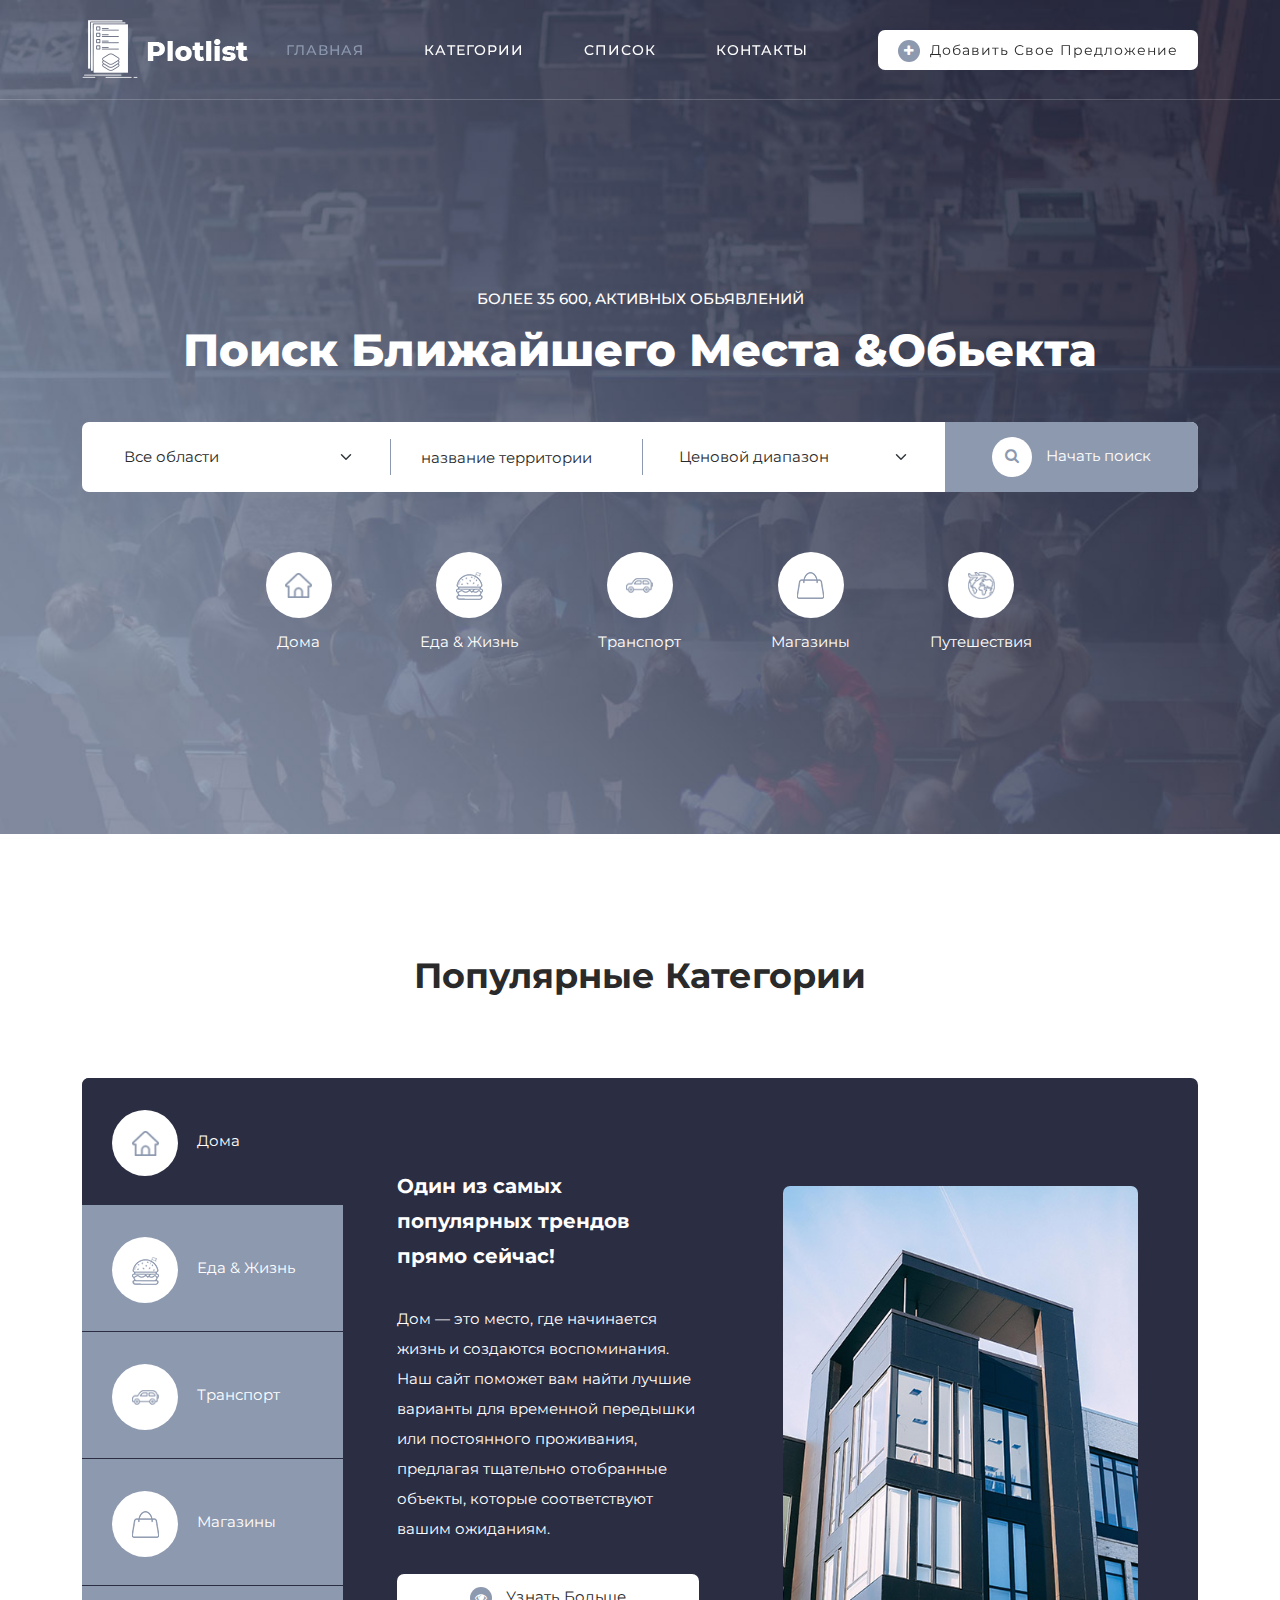
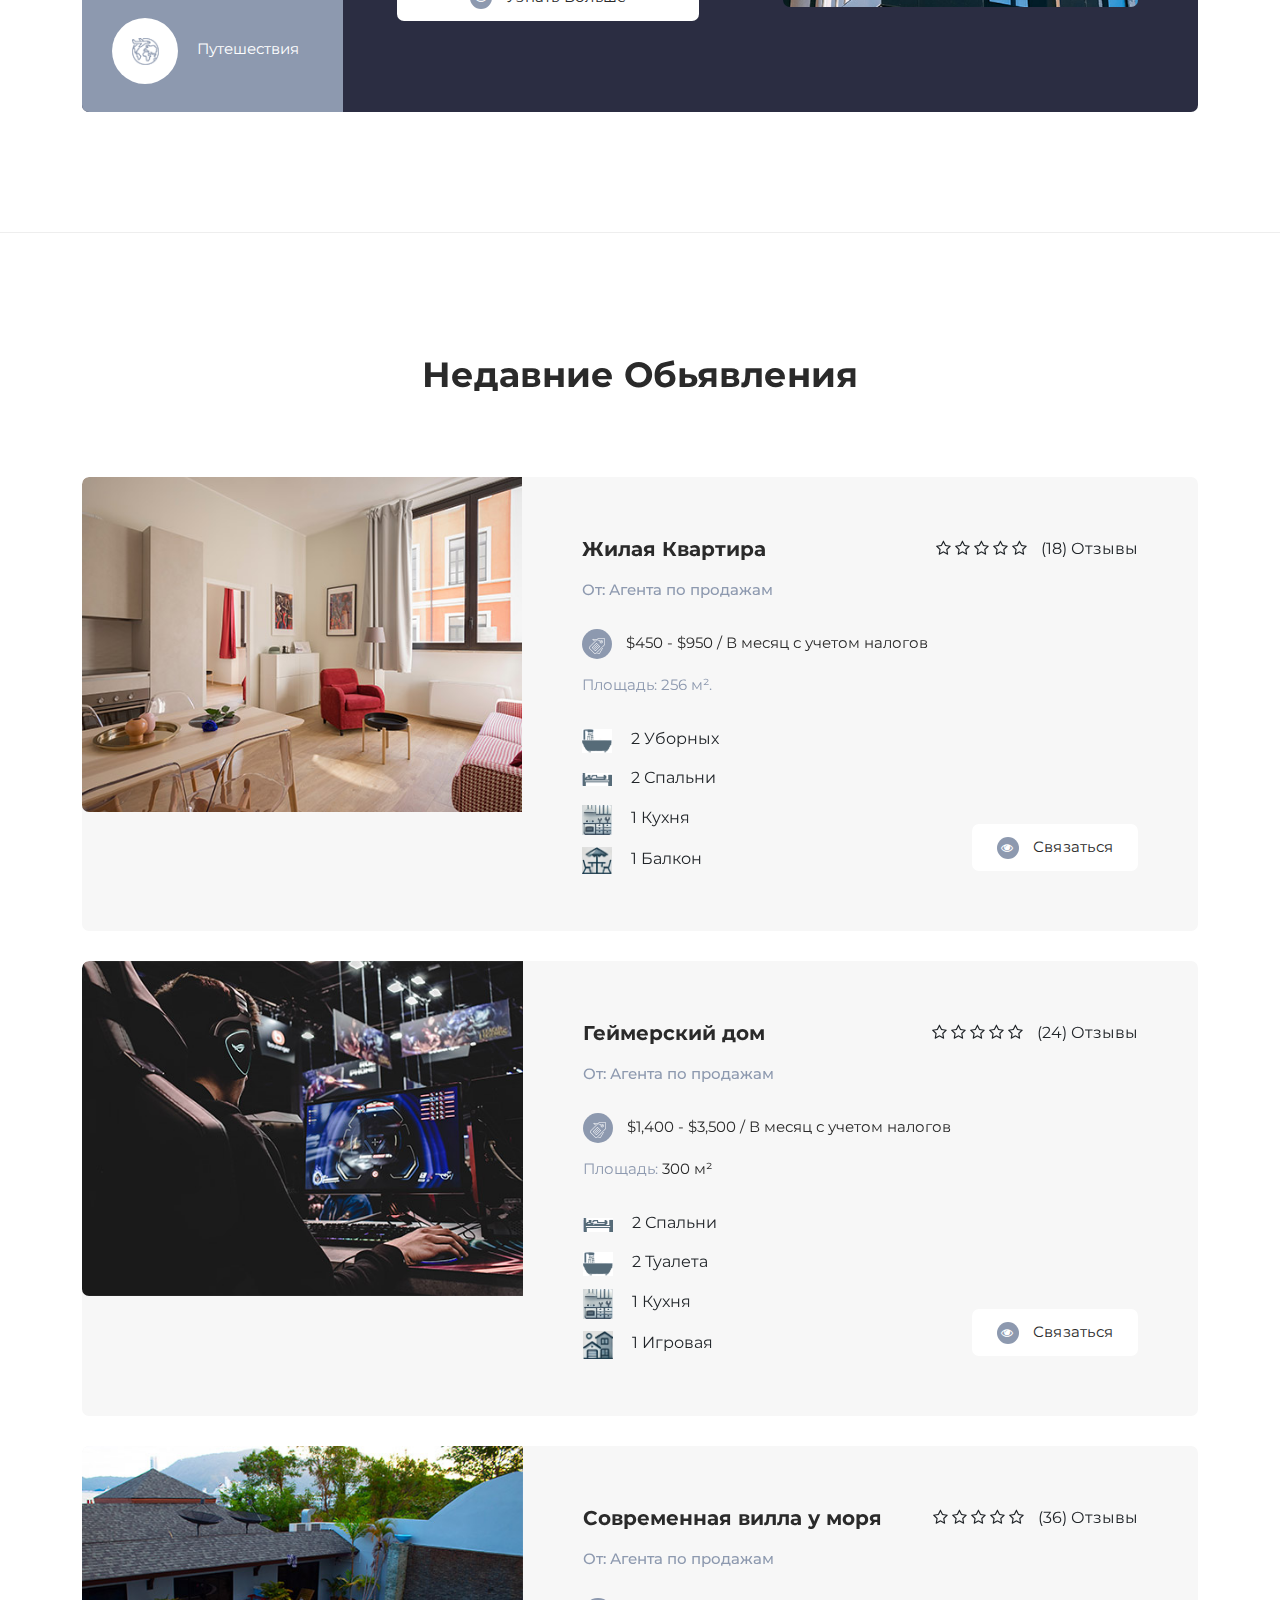
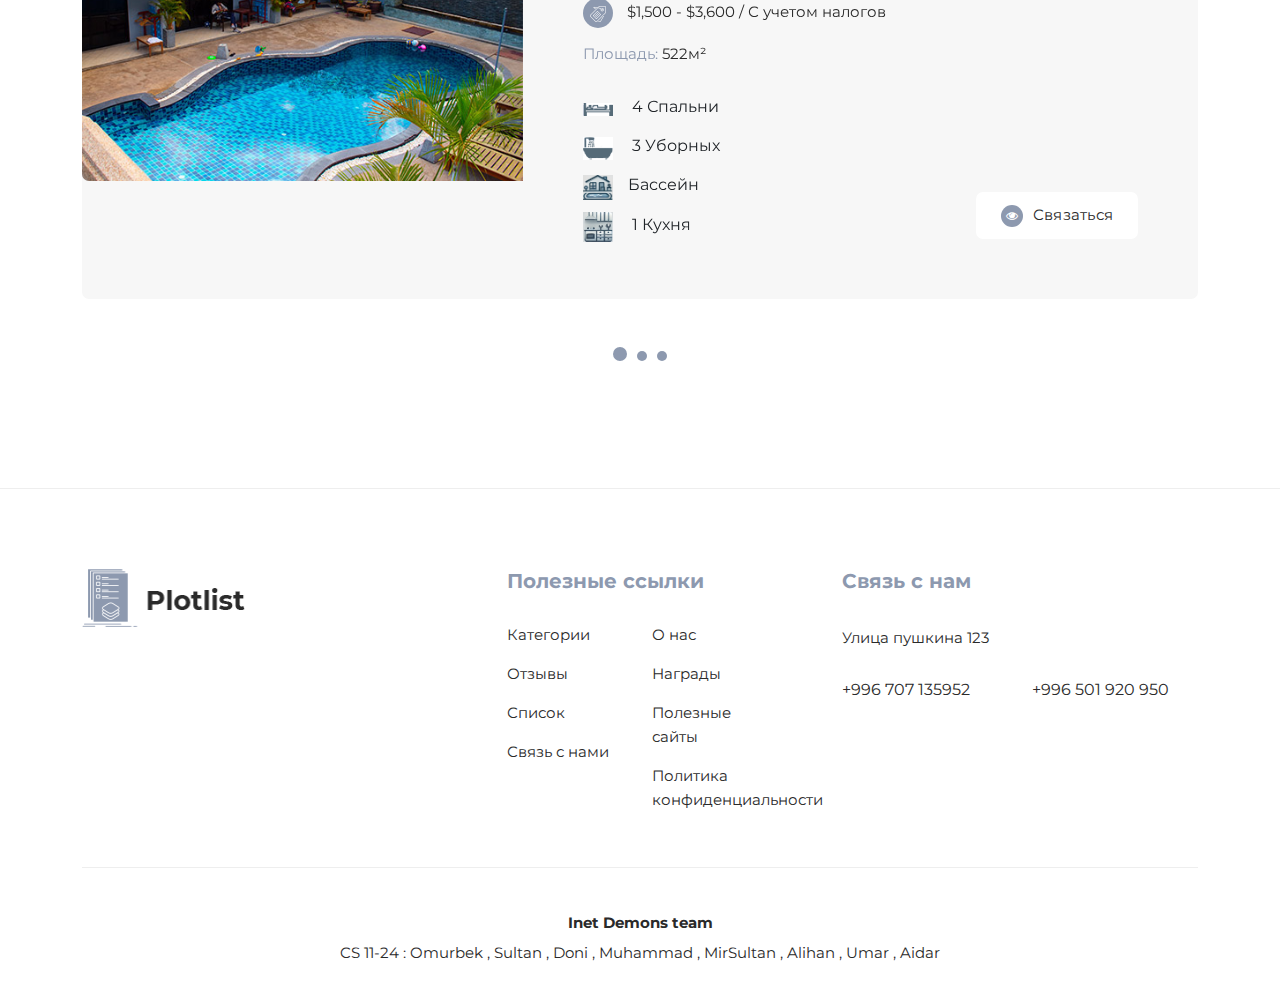
<file: index.html>
<!DOCTYPE html>
<html lang="en">

  <head>

    <meta charset="UTF-8">
    <meta name="viewport" content="width=device-width, initial-scale=1, shrink-to-fit=no">
    <meta name="description" content="">
    <meta name="author" content="">
    <link rel="preconnect" href="https://fonts.gstatic.com">
    <link href="https://fonts.googleapis.com/css2?family=Montserrat:wght@100;200;300;400;500;600;700;800;900&display=swap" rel="stylesheet">

    <title>Plotlist</title>

    <!-- Bootstrap core CSS -->
    <link href="vendor/bootstrap/css/bootstrap.min.css" rel="stylesheet">

    <!-- Additional CSS Files -->
    <link rel="stylesheet" href="assets/css/fontawesome.css">
    <link rel="stylesheet" href="assets/css/templatemo-plot-listing.css">
    <link rel="stylesheet" href="assets/css/animated.css">
    <link rel="stylesheet" href="assets/css/owl.css">

  </head>

<body>

  <!-- ***** Preloader Start ***** -->
  <div id="js-preloader" class="js-preloader">
    <div class="preloader-inner">
      <span class="dot"></span>
      <div class="dots">
        <span></span>
        <span></span>
        <span></span>
      </div>
    </div>
  </div>
  <!-- ***** Preloader End ***** -->

  <!-- ***** Header Area Start ***** -->
  <header class="header-area header-sticky wow slideInDown" data-wow-duration="0.75s" data-wow-delay="0s">
    <div class="container">
      <div class="row">
        <div class="col-12">
          <nav class="main-nav">
            <!-- ***** Logo Start ***** -->
            <a href="index.html" class="logo">
            </a>
            <!-- ***** Logo End ***** -->
            <!-- ***** Menu Start ***** -->
            <ul class="nav">
              <li><a href="index.html" class="active">Главная</a></li>
              <li><a href="category.html">Категории</a></li>
              <li><a href="listing.html">Cписок</a></li>
              <li><a href="contact.html">Контакты</a></li> 
              <li><div class="main-white-button"><a href="#"><i class="fa fa-plus"></i>Добавить свое предложение</a></div></li> 
            </ul>        
            <a class='menu-trigger'>
                <span>Меню</span>
            </a>
            <!-- ***** Menu End ***** -->
          </nav>
        </div>
      </div>
    </div>
  </header>
  <!-- ***** Header Area End ***** -->

  <div class="main-banner">
    <div class="container">
      <div class="row">
        <div class="col-lg-12">
          <div class="top-text header-text">
            <h6>Более 35 600, активных обьявлений</h6>
            <h2>Поиск ближайшего места &amp;обьекта </h2>
          </div>
        </div>
        <div class="col-lg-12">
          <form id="search-form" name="gs" method="submit" role="search" action="#">
            <div class="row">
              <div class="col-lg-3 align-self-center">
                  <fieldset>
                      <select name="area" class="form-select" aria-label="Area" id="chooseCategory" onchange="this.form.click()">
                          <option selected>Все области</option>
                          <option value="New Village">Новые районы</option>
                          <option value="Old Town">Старые города</option>
                          <option value="Modern City">Современные города</option>
                      </select>
                  </fieldset>
              </div>
              <div class="col-lg-3 align-self-center">
                  <fieldset>
                      <input type="address" name="address" class="searchText" placeholder="название территории" autocomplete="on" required>
                  </fieldset>
              </div>
              <div class="col-lg-3 align-self-center">
                  <fieldset>
                      <select name="price" class="form-select" aria-label="Default select example" id="chooseCategory" onchange="this.form.click()">
                          <option selected>Ценовой диапазон</option>
                          <option value="$100 - $250">$100 - $250</option>
                          <option value="$250 - $500">$250 - $500</option>
                          <option value="$500 - $1000">$500 - $1,000</option>
                          <option value="$1000+">$1,000+</option>
                      </select>
                  </fieldset>
              </div>
              <div class="col-lg-3">                        
                  <fieldset>
                      <button class="main-button"><i class="fa fa-search"></i> Начать поиск</button>
                  </fieldset>
              </div>
            </div>
          </form>
        </div>
        <div class="col-lg-10 offset-lg-1">
          <ul class="categories">
            <li><a href="category.html"><span class="icon"><img src="assets/images/search-icon-01.png" alt="Home"></span> Дома</a></li>
            <li><a href="listing.html"><span class="icon"><img src="assets/images/search-icon-02.png" alt="Food"></span> Еда &amp; Жизнь</a></li>
            <li><a href="#"><span class="icon"><img src="assets/images/search-icon-03.png" alt="Vehicle"></span>Транспорт</a></li>
            <li><a href="#"><span class="icon"><img src="assets/images/search-icon-04.png" alt="Shopping"></span> Магазины</a></li>
            <li><a href="#"><span class="icon"><img src="assets/images/search-icon-05.png" alt="Travel"></span> Путешествия</a></li>
          </ul>
        </div>
      </div>
    </div>
  </div>


  <div class="popular-categories">
    <div class="container">
      <div class="row">
        <div class="col-lg-12">
          <div class="section-heading">
            <h2>Популярные категории</h2>
          </div>
        </div>
        <div class="col-lg-12">
          <div class="naccs">
            <div class="grid">
              <div class="row">
                <div class="col-lg-3">
                  <div class="menu">
                    <div class="first-thumb active">
                      <div class="thumb">
                        <span class="icon"><img src="assets/images/search-icon-01.png" alt=""></span>
                        Дома
                      </div>
                    </div>
                    <div>
                      <div class="thumb">                 
                        <span class="icon"><img src="assets/images/search-icon-02.png" alt=""></span>
                        Еда &amp; Жизнь
                      </div>
                    </div>
                    <div>
                      <div class="thumb">                 
                        <span class="icon"><img src="assets/images/search-icon-03.png" alt=""></span>
                        Транспорт
                      </div>
                    </div>
                    <div>
                      <div class="thumb">                 
                        <span class="icon"><img src="assets/images/search-icon-04.png" alt=""></span>
                        Магазины
                      </div>
                    </div>
                    <div class="last-thumb">
                      <div class="thumb">                 
                        <span class="icon"><img src="assets/images/search-icon-05.png" alt=""></span>
                        Путешествия
                      </div>
                    </div>
                  </div>
                </div> 
                <div class="col-lg-9 align-self-center">
                  <ul class="nacc">
                    <li class="active">
                      <div>
                        <div class="thumb">
                          <div class="row">
                            <div class="col-lg-5 align-self-center">
                              <div class="left-text">
                                <h4>Один из самых популярных трендов прямо сейчас!</h4>
                                <p>Дом — это место, где начинается жизнь и создаются воспоминания. Наш сайт поможет вам найти лучшие варианты для временной передышки или постоянного проживания, предлагая тщательно отобранные объекты, которые соответствуют вашим ожиданиям.</p>
                                <div class="main-white-button"><a href="#"><i class="fa fa-eye"></i> узнать больше</a></div>
                              </div>
                            </div>
                            <div class="col-lg-7 align-self-center">
                              <div class="right-image">
                                <img src="assets/images/tabs-image-01.jpg" alt="">
                              </div>
                            </div>
                          </div>
                        </div>
                      </div>
                    </li>
                    <li>
                      <div>
                        <div class="thumb">
                          <div class="row">
                            <div class="col-lg-5 align-self-center">
                              <div class="left-text">
                                <h4>Еда и Стиль жизни здесь</h4>
                                <p>Еда объединяет людей, а вкусная еда делает жизнь ярче. Откройте для себя лучшие рестораны и уютные кафе, где каждый момент становится особенным. Наш сайт поможет найти места, которые порадуют ваши вкусы и создадут незабываемую атмосферу.</p>
                                <div class="main-white-button"><a href="#"><i class="fa fa-eye"></i>узнать больше
                                </a></div>
                              </div>
                            </div>
                            <div class="col-lg-7 align-self-center">
                              <div class="right-image">
                                <img src="assets/images/tabs-image-02.jpg" alt="Foods on the table">
                              </div>
                            </div>
                          </div>
                        </div>
                      </div>
                    </li>
                    <li>
                      <div>
                        <div class="thumb">
                          <div class="row">
                            <div class="col-lg-5 align-self-center">
                              <div class="left-text">
                                <h4>Лучший прокат автомобилей для ваших поездок!</h4>
                                <p>Передвигайтесь легко и удобно! Найдите аренду транспорта для путешествий или подходящие варианты покупки автомобиля. Мы предоставляем решения для любых нужд, чтобы вы могли всегда оставаться мобильными.</p>
                                <div class="main-white-button"><a href="listing.html"><i class="fa fa-eye"></i> узнать больше</a></div>
                              </div>
                            </div>
                            <div class="col-lg-7 align-self-center">
                              <div class="right-image">
                                <img src="assets/images/tabs-image-03.jpg" alt="cars in the city">
                              </div>
                            </div>
                          </div>
                        </div>
                      </div>
                    </li>
                    <li>
                      <div>
                        <div class="thumb">
                          <div class="row">
                            <div class="col-lg-5 align-self-center">
                              <div class="left-text">
                                <h4>Шопинг и торговля</h4>
                                <p>Откройте для себя мир покупок! Магазины, рынки и торговые центры с огромным выбором товаров ждут вас. Мы собрали лучшие места, где можно найти всё — от модной одежды до эксклюзивных сувениров.</p>
                                <div class="main-white-button"><a href="#"><i class="fa fa-eye"></i> узнать больше</a></div>
                              </div>
                            </div>
                            <div class="col-lg-7 align-self-center">
                              <div class="right-image">
                                <img src="assets/images/tabs-image-04.jpg" alt="Shopping Girl">
                              </div>
                            </div>
                          </div>
                        </div>
                      </div>
                    </li>
                    <li>
                      <div>
                        <div class="thumb">
                          <div class="row">
                            <div class="col-lg-5 align-self-center">
                              <div class="left-text">
                                <h4>Информация и советы для безопасности во время путешествий</h4>
                                <p>Путешествия — это возможность открыть мир, но важно помнить о безопасности. Наши советы помогут вам оставаться в безопасности, куда бы вы ни отправились. От выбора надежного транспорта и хранения документов до предупреждения потенциальных рисков — мы предоставим вам всю необходимую информацию для спокойного и комфортного отдыха.</p>
                                <div class="main-white-button"><a rel="nofollow" href="https://templatemo.com/contact"><i class="fa fa-eye"></i> узнать больше</a></div>
                              </div>
                            </div>
                            <div class="col-lg-7 align-self-center">
                              <div class="right-image">
                                <img src="assets/images/tabs-image-05.jpg" alt="Traveling Beach">
                              </div>
                            </div>
                          </div>
                        </div>
                      </div>
                    </li>
                  </ul>
                </div>          
              </div>
            </div>
          </div>
        </div>
      </div>
    </div>
  </div>


  <div class="recent-listing">
    <div class="container">
      <div class="row">
        <div class="col-lg-12">
          <div class="section-heading">
            <h2>Недавние обьявления</h2>
          </div>
        </div>
        <div class="col-lg-12">
          <div class="owl-carousel owl-listing">
            <div class="item">
              <div class="row">
                <div class="col-lg-12">
                  <div class="listing-item">
                    <div class="left-image">
                      <a href="#"><img src="assets/images/listing-01.jpg" alt=""></a>
                    </div>
                    <div class="right-content align-self-center">
                      <a href="#"><h4>Жилая Квартира</h4></a>
                      <h6>От: Агента по продажам</h6>
                      <ul class="rate">
                        <li><i class="fa fa-star-o"></i></li>
                        <li><i class="fa fa-star-o"></i></li>
                        <li><i class="fa fa-star-o"></i></li>
                        <li><i class="fa fa-star-o"></i></li>
                        <li><i class="fa fa-star-o"></i></li>
                        <li>(18) Отзывы</li>
                      </ul>
                      <span class="price"><div class="icon"><img src="assets/images/listing-icon-01.png" alt=""></div> $450 - $950 / В месяц с учетом налогов</span>
                      <span class="details">Площадь: 256 м&sup2;. <em></em></span>
                      <ul class="info">
                        <li><img src="assets/images/Снимок экрана 2024-12-13 004700.png" alt="">  2 Уборных</li>
                        <li><img src="assets/images/listing-icon-02.png" alt=""> 2 Спальни</li>
                        <li><img src="assets/images/Снимок экрана 2024-12-13 002718.png" alt=""> 1 Кухня</li>
                        <li><img src="assets/images/swint_listing.png" alt=""> 1 Балкон</li>
                      </ul>
                      <div class="main-white-button">
                        <a href="contact.html"><i class="fa fa-eye"></i> Связаться</a>
                      </div>
                    </div>
                  </div>
                </div>
                <div class="col-lg-12">
                  <div class="listing-item">
                    <div class="left-image">
                      <a href="#"><img src="assets/images/listing-02.jpg" alt=""></a>
                    </div>
                    <div class="right-content align-self-center">
                      <a href="#"><h4>Геймерский дом</h4></a>
                      <h6>От: Агента по продажам</h6>
                      <ul class="rate">
                        <li><i class="fa fa-star-o"></i></li>
                        <li><i class="fa fa-star-o"></i></li>
                        <li><i class="fa fa-star-o"></i></li>
                        <li><i class="fa fa-star-o"></i></li>
                        <li><i class="fa fa-star-o"></i></li>
                        <li>(24) Отзывы</li>
                      </ul>
                      <span class="price"><div class="icon"><img src="assets/images/listing-icon-01.png" alt=""></div> $1,400 - $3,500 / В месяц с учетом налогов</span>
                      <span class="details">Площадь: <em>300 м&sup2;</em></span>
                      <ul class="info">
                        <li><img src="assets/images/listing-icon-02.png" alt=""> 2 Спальни</li>
                        <li><img src="assets/images/Снимок экрана 2024-12-13 004700.png" alt=""> 2 Туалета</li>
                        <li><img src="assets/images/Снимок экрана 2024-12-13 002718.png" alt=""> 1 Кухня</li>
                        <li><img src="assets/images/playroom_listing.png" alt=""> 1 Игровая</li>
                      </ul>
                      <div class="main-white-button">
                        <a href="contact.html"><i class="fa fa-eye"></i> Связаться</a>
                      </div>
                    </div>
                  </div>
                </div>
                <div class="col-lg-12">
                  <div class="listing-item">
                    <div class="left-image">
                      <a href="#"><img src="assets/images/listing-03.jpg" alt=""></a>
                    </div>
                    <div class="right-content align-self-center">
                      <a href="#"><h4>Современная вилла у моря</h4></a>
                      <h6>От: Агента по продажам</h6>
                      <ul class="rate">
                        <li><i class="fa fa-star-o"></i></li>
                        <li><i class="fa fa-star-o"></i></li>
                        <li><i class="fa fa-star-o"></i></li>
                        <li><i class="fa fa-star-o"></i></li>
                        <li><i class="fa fa-star-o"></i></li>
                        <li>(36) Отзывы</li>
                      </ul>
                      <span class="price"><div class="icon"><img src="assets/images/listing-icon-01.png" alt=""></div> $1,500 - $3,600 / С учетом налогов</span>
                      <span class="details">Площадь: <em>522м&sup2;</em></span>
                      <ul class="info">
                        <li><img src="assets/images/listing-icon-02.png" alt=""> 4 Спальни</li>
                        <li><img src="assets/images/Снимок экрана 2024-12-13 004700.png" alt=""> 3 Уборных</li>
                        <li><img src="assets/images/pool_listing.png" alt="">Бассейн</li>
                        <li><img src="assets/images/Снимок экрана 2024-12-13 002718.png" alt=""> 1 Кухня</li>
                     
                      </ul>
                      <div class="main-white-button">
                        <a href="contact.html"><i class="fa fa-eye"></i>Связаться</a>
                      </div>
                    </div>
                  </div>
                </div>
              </div>
            </div>
            <div class="item">
              <div class="row">
                <div class="col-lg-12">
                  <div class="listing-item">
                    <div class="left-image">
                      <a href="#"><img src="assets/images/listing-04.jpg" alt=""></a>
                    </div>
                    <div class="right-content align-self-center">
                      <a href="#"><h4>Вилла у моря</h4></a>
                      <h6>От: Агента по продажам</h6>
                      <ul class="rate">
                        <li><i class="fa fa-star-o"></i></li>
                        <li><i class="fa fa-star-o"></i></li>
                        <li><i class="fa fa-star-o"></i></li>
                        <li><i class="fa fa-star-o"></i></li>
                        <li><i class="fa fa-star-o"></i></li>
                        <li>(24) Отзывы</li>
                      </ul>
                      <span class="price"><div class="icon"><img src="assets/images/listing-icon-01.png" alt=""></div> $3,600 / С учетом налогов</span>
                      <span class="details">Площадь: <em>600м&sup2;</em></span>
                      <ul class="info">
                        <li><img src="assets/images/listing-icon-02.png" alt=""> 5 Спален</li>
                        <li><img src="assets/images/Снимок экрана 2024-12-13 004700.png" alt=""> 3 Уборных</li>
                        <li><img src="assets/images/Снимок экрана 2024-12-13 002718.png" alt=""> 2 Кухня</li>

                      </ul>
                      <div class="main-white-button">
                        <a href="contact.html"><i class="fa fa-eye"></i> Связаться</a>
                      </div>
                    </div>
                  </div>
                </div>
                <div class="col-lg-12">
                  <div class="listing-item">
                    <div class="left-image">
                      <a href="#"><img src="assets/images/1606-14_resized.jpg" alt=""></a>
                    </div>
                    <div class="right-content align-self-center">
                      <a href="#"><h4>Квартира в центре</h4></a>
                      <h6>От: Агента по продажам</h6>
                      <ul class="rate">
                        <li><i class="fa fa-star-o"></i></li>
                        <li><i class="fa fa-star-o"></i></li>
                        <li><i class="fa fa-star-o"></i></li>
                        <li><i class="fa fa-star-o"></i></li>
                        <li><i class="fa fa-star-o"></i></li>
                        <li>(32) Отзывы</li>
                      </ul>
                      <span class="price"><div class="icon"><img src="assets/images/listing-icon-01.png" alt=""></div> $5,600 / С учетом налогов</span>
                      <span class="details">Площадь: <em>250м&sup2;</em></span>
                      <ul class="info">
                        <li><img src="assets/images/listing-icon-02.png" alt=""> 2 Спальни</li>
                        <li><img src="assets/images/Снимок экрана 2024-12-13 004700.png" alt=""> 1 Уборная</li>
                        <li><img src="assets/images/Снимок экрана 2024-12-13 002718.png" alt=""> 1 Кухня</li>
                        
                        <li><img src="assets/images/swint_listing.png" alt=""> 1 Гостиная</li>

                      </ul>
                      <div class="main-white-button">
                        <a href="contact.html"><i class="fa fa-eye"></i>Связаться</a>
                      </div>
                    </div>
                  </div>
                </div>
                <div class="col-lg-12">
                  <div class="listing-item">
                    <div class="left-image">
                      <a href="#"><img src="assets/images/i_resized.webp" alt=""></a>
                    </div>
                    <div class="right-content align-self-center">
                      <a href="#"><h4>Загародная вилла с бассейном</h4></a>
                      <h6>От: Агента по продажам</h6>
                      <ul class="rate">
                        <li><i class="fa fa-star-o"></i></li>
                        <li><i class="fa fa-star-o"></i></li>
                        <li><i class="fa fa-star-o"></i></li>
                        <li><i class="fa fa-star-o"></i></li>
                        <li><i class="fa fa-star-o"></i></li>
                        <li>(40) Отзывы</li>
                      </ul>
                      <span class="price"><div class="icon"><img src="assets/images/listing-icon-01.png" alt=""></div> $3,850 / С учетом налогов</span>
                      <span class="details">Площадь: <em>450м&sup2;</em></span>
                      <ul class="info">
                        <li><img src="assets/images/listing-icon-02.png" alt=""> 6 Спален </li>
                        <li><img src="assets/images/Снимок экрана 2024-12-13 004700.png" alt=""> 5 Уборных</li>
                        <li><img src="assets/images/Снимок экрана 2024-12-13 002718.png" alt=""> 3 Кухни</li>
                        <li><img src="assets/images/swint_listing.png" alt=""> 3 Гостиные</li>
                      </ul>
                      <div class="main-white-button">
                        <a href="contact.html"><i class="fa fa-eye"></i> Связаться</a>
                      </div>
                    </div>
                  </div>
                </div>
              </div>
            </div>
            <div class="item">
              <div class="row">
                <div class="col-lg-12">
                  <div class="listing-item">
                    <div class="left-image">
                      <a href="#"><img src="assets/images/солнечные_апартаменты_resized.webp" alt=""></a>
                    </div>
                    <div class="right-content align-self-center">
                      <a href="#"><h4>Солнечные апартаменты</h4></a>
                      <h6>От: Агента по продажам</h6>
                      <ul class="rate">
                        <li><i class="fa fa-star-o"></i></li>
                        <li><i class="fa fa-star-o"></i></li>
                        <li><i class="fa fa-star-o"></i></li>
                        <li><i class="fa fa-star-o"></i></li>
                        <li><i class="fa fa-star-o"></i></li>
                        <li>(24) Отзывы</li>
                      </ul>
                      <span class="price"><div class="icon"><img src="assets/images/listing-icon-01.png" alt=""></div> $5,450 / С учетом налогов</span>
                      <span class="details">Площадь: <em>210м&sup2;</em></span>
                      <ul class="info">
                        <li><img src="assets/images/listing-icon-02.png" alt=""> 1 Спальня</li>
                        <li><img src="assets/images/Снимок экрана 2024-12-13 004700.png" alt=""> 1 Уборная</li>
                        <li><img src="assets/images/Снимок экрана 2024-12-13 002718.png" alt=""> 1 Кухня</li>
                        <li><img src="assets/images/swint_listing.png" alt=""> 1 Гостиная</li>
                      </ul>
                      <div class="main-white-button">
                        <a href="contact.html"><i class="fa fa-eye"></i> Связаться</a>
                      </div>
                    </div>
                  </div>
                </div>
                <div class="col-lg-12">
                  <div class="listing-item">
                    <div class="left-image">
                      <a href="#"><img src="assets/images/игровая.jpg" alt=""></a>
                    </div>
                    <div class="right-content align-self-center">
                      <a href="#"><h4>Иделаьная квартира для геймера</h4></a>
                      <h6>От: Агента по продажам</h6>
                      <ul class="rate">
                        <li><i class="fa fa-star-o"></i></li>
                        <li><i class="fa fa-star-o"></i></li>
                        <li><i class="fa fa-star-o"></i></li>
                        <li><i class="fa fa-star-o"></i></li>
                        <li><i class="fa fa-star-o"></i></li>
                        <li>(15) Reviews</li>
                      </ul>
                      <span class="price"><div class="icon"><img src="assets/images/listing-icon-01.png" alt=""></div> $1,550 / С учетом налогов</span>
                      <span class="details">Площадь: <em>366 м&sup2;</em></span>
                      <ul class="info">
                        <li><img src="assets/images/listing-icon-02.png" alt=""> 1 Спальня</li>
                        <li><img src="assets/images/Снимок экрана 2024-12-13 004700.png" alt=""> 1 Уборная</li>
                      </ul>
                      <div class="main-white-button">
                        <a href="contact.html"><i class="fa fa-eye"></i> Contact Now</a>
                      </div>
                    </div>
                  </div>
                </div>
                <div class="col-lg-12">
                  <div class="listing-item">
                    <div class="left-image">
                      <a href="#"><img src="assets/images/барбекю.jpg" alt=""></a>
                    </div>
                    <div class="right-content align-self-center">
                      <a href="#"><h4>Уютный коттедж</h4></a>
                      <h6>От: Агента по продажам</h6>
                      <ul class="rate">
                        <li><i class="fa fa-star-o"></i></li>
                        <li><i class="fa fa-star-o"></i></li>
                        <li><i class="fa fa-star-o"></i></li>
                        <li><i class="fa fa-star-o"></i></li>
                        <li><i class="fa fa-star-o"></i></li>
                        <li>(20) Отзывы</li>
                      </ul>
                      <span class="price"><div class="icon"><img src="assets/images/listing-icon-01.png" alt=""></div> $4,760 / С учетом налогов</span>
                      <span class="details">Площадь: <em>500м&sup2;</em></span>
                      <ul class="info">
                        <li><img src="assets/images/listing-icon-02.png" alt=""> 4 Спальни</li>
                        <li><img src="assets/images/Снимок экрана 2024-12-13 004700.png" alt=""> 5 Уборных</li>
                        <li><img src="assets/images/Снимок экрана 2024-12-13 002718.png" alt=""> 1 Кухня</li>
                        <li><img src="assets/images/garden_listing.png" alt=""> Задний двор</li>
                      </ul>
                      <div class="main-white-button">
                        <a href="contact.html"><i class="fa fa-eye"></i> Связаться</a>
                      </div>
                    </div>
                  </div>
                </div>
              </div>
            </div>
          </div>
        </div>
      </div>
    </div>
  </div>


  <footer>
    <div class="container">
      <div class="row">
        <div class="col-lg-4">
          <div class="about">
            <div class="logo">
              <img src="assets/images/black-logo.png" alt="Plot Listing">
            </div>
           
          </div>
        </div>
        <div class="col-lg-4">
          <div class="helpful-links">
            <h4>Полезные ссылки</h4>
            <div class="row">
              <div class="col-lg-6 col-sm-6">
                <ul>
                  <li><a href="#">Категории</a></li>
                  <li><a href="#">Отзывы</a></li>
                  <li><a href="#">Список</a></li>
                  <li><a href="#">Связь с нами</a></li>
                </ul>
              </div>
              <div class="col-lg-6">
                <ul>
                  <li><a href="#">О нас</a></li>
                  <li><a href="#">Награды</a></li>
                  <li><a href="#">Полезные сайты</a></li>
                  <li><a href="#">Политика конфиденциальности</a></li>
                </ul>
              </div>
            </div>
          </div>
        </div>
        <div class="col-lg-4">
          <div class="contact-us">
            <h4>Связь с нам</h4>
            <p>Улица пушкина 123</p>
            <div class="row">
              <div class="col-lg-6">
                <a href="#">+996 707 135952</a>
              </div>
              <div class="col-lg-6">
                <a href="#">+996 501 920 950</a>
              </div>
            </div>
          </div>
        </div>
        <div class="col-lg-12">
          <div class="sub-footer">
            <p><strong>Inet Demons team</strong>
            <br>
			CS 11-24 : Omurbek , Sultan , Doni , Muhammad , MirSultan , Alihan , Umar , Aidar </a></p>
          </div>
        </div>
      </div>
    </div>
  </footer>


  <!-- Scripts -->
  <script src="vendor/jquery/jquery.min.js"></script>
  <script src="vendor/bootstrap/js/bootstrap.bundle.min.js"></script>
  <script src="assets/js/owl-carousel.js"></script>
  <script src="assets/js/animation.js"></script>
  <script src="assets/js/imagesloaded.js"></script>
  <script src="assets/js/custom.js"></script>

</body>

</html>
</file>
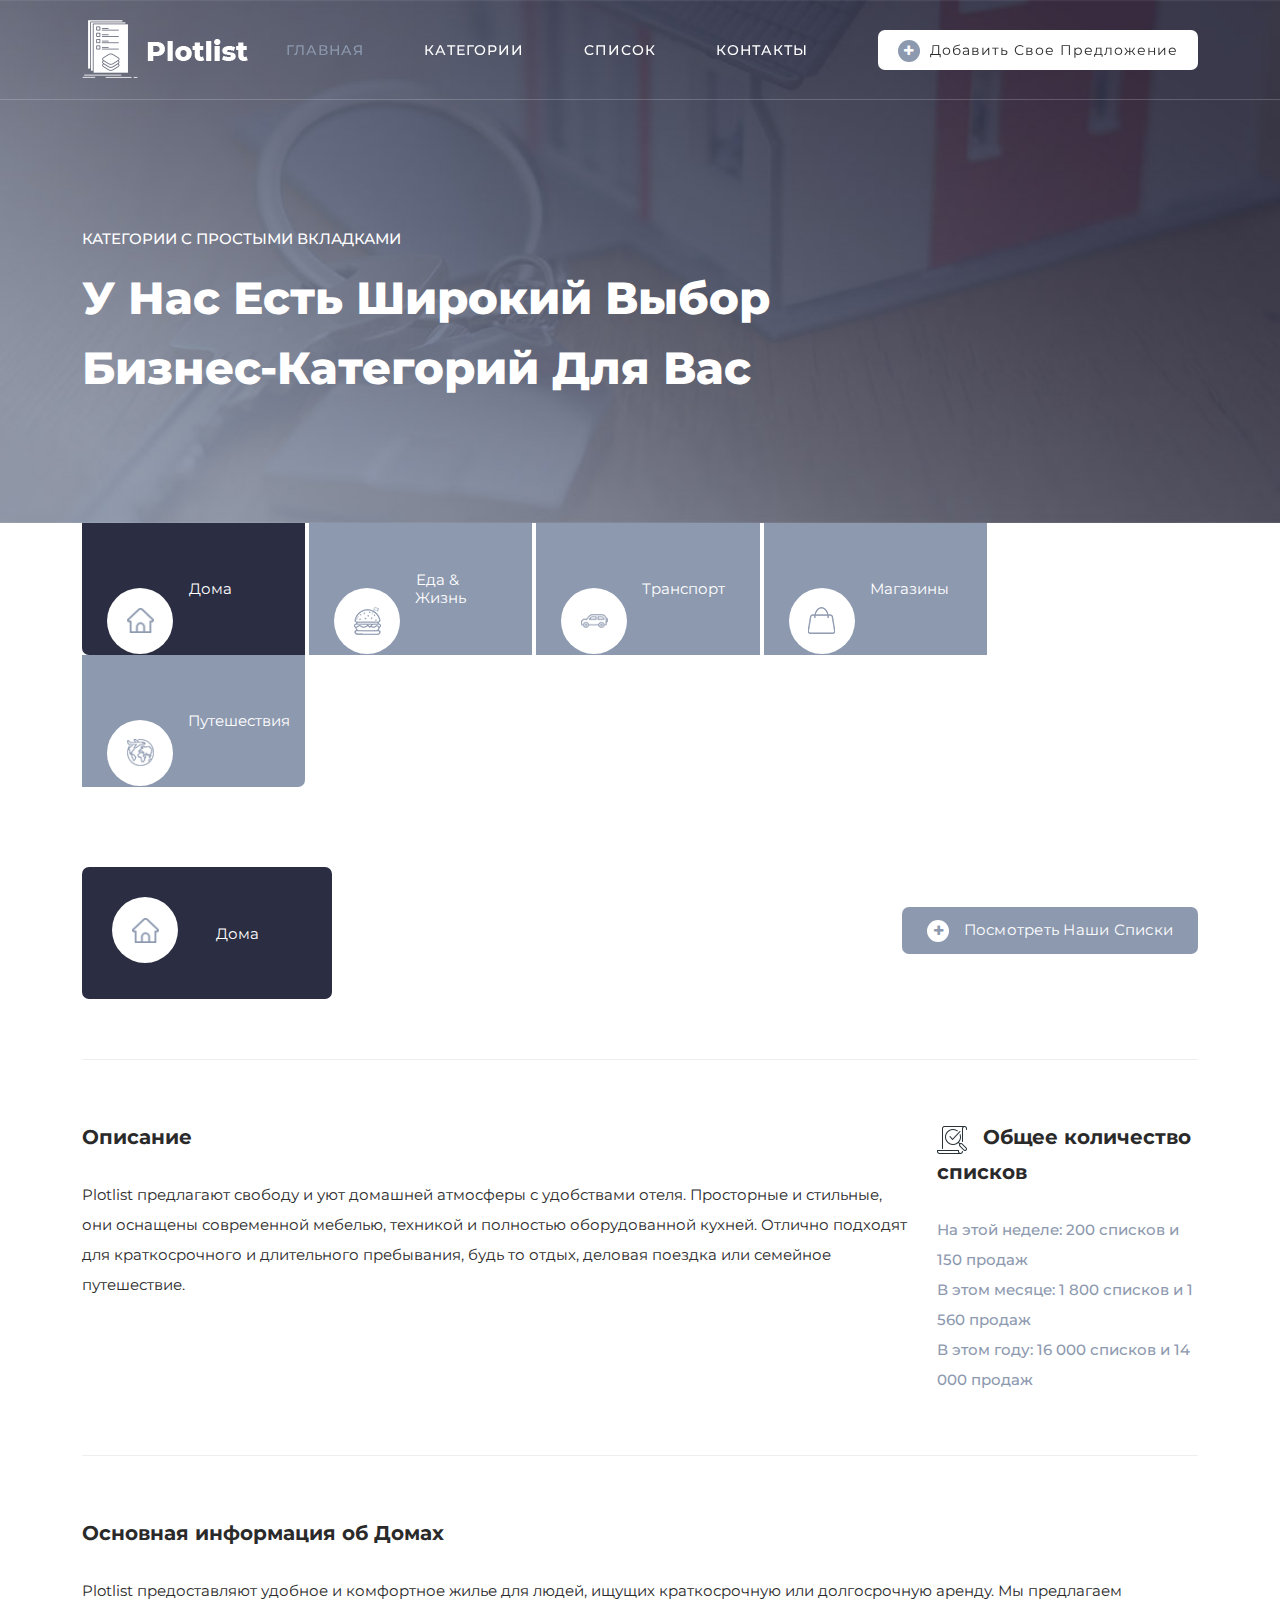
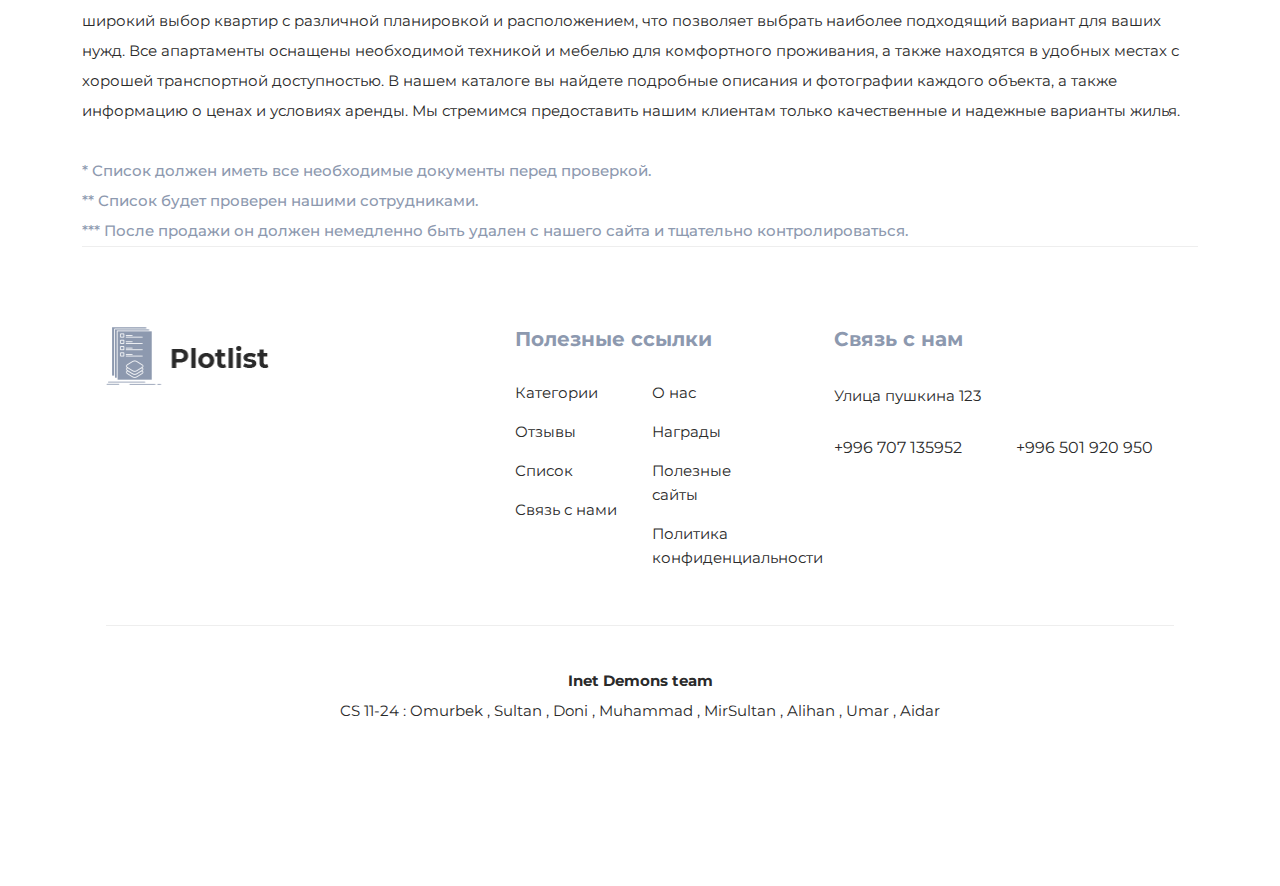
<file: category.html>
<!DOCTYPE html>
<html lang="en">

  <head>

    <meta charset="UTF-8">
    <meta name="viewport" content="width=device-width, initial-scale=1, shrink-to-fit=no">
    <meta name="description" content="">
    <meta name="author" content="">
    <link rel="preconnect" href="https://fonts.gstatic.com">
    <link href="https://fonts.googleapis.com/css2?family=Montserrat:wght@100;200;300;400;500;600;700;800;900&display=swap" rel="stylesheet">

    <title>Plotlist - ARGOteam</title>

    <!-- Bootstrap core CSS -->
    <link href="vendor/bootstrap/css/bootstrap.min.css" rel="stylesheet">


    <!-- Additional CSS Files -->
    <link rel="stylesheet" href="assets/css/fontawesome.css">
    <link rel="stylesheet" href="assets/css/templatemo-plot-listing.css">
    <link rel="stylesheet" href="assets/css/animated.css">
    <link rel="stylesheet" href="assets/css/owl.css">

  </head>

<body>

  <!-- ***** Preloader Start ***** -->
  <div id="js-preloader" class="js-preloader">
    <div class="preloader-inner">
      <span class="dot"></span>
      <div class="dots">
        <span></span>
        <span></span>
        <span></span>
      </div>
    </div>
  </div>
  <!-- ***** Preloader End ***** -->

  <!-- ***** Header Area Start ***** -->
  <header class="header-area header-sticky wow slideInDown" data-wow-duration="0.75s" data-wow-delay="0s">
    <div class="container">
      <div class="row">
        <div class="col-12">
          <nav class="main-nav">
            <!-- ***** Logo Start ***** -->
            <a href="index.html" class="logo">
            </a>
            <!-- ***** Logo End ***** -->
            <!-- ***** Menu Start ***** -->
            <ul class="nav">
              <li><a href="index.html" class="active">Главная</a></li>
              <li><a href="category.html">Категории</a></li>
              <li><a href="listing.html">Cписок</a></li>
              <li><a href="contact.html">Контакты</a></li> 
              <li><div class="main-white-button"><a href="#"><i class="fa fa-plus"></i>Добавить свое предложение</a></div></li> 
            </ul>       
            <a class='menu-trigger'>
                <span>Меню</span>
            </a>
            <!-- ***** Menu End ***** -->
          </nav>
        </div>
      </div>
    </div>
  </header>
  <!-- ***** Header Area End ***** -->

  <div class="page-heading">
    <div class="container">
      <div class="row">
        <div class="col-lg-8">
          <div class="top-text header-text">
            <h6>Категории с простыми вкладками</h6>
            <h2>У нас есть широкий выбор бизнес-категорий для вас</h2>
          </div>
        </div>
      </div>
    </div>
  </div>



  <div class="category-post">
    <div class="container">
      <div class="row">
        <div class="col-lg-12">
          <div class="naccs">
            <div class="grid">
              <div class="row">
                <div class="col-lg-12">
                  <div class="menu">
                    <div class="first-thumb active">
                      <div class="thumb">
                        <span class="icon"><img src="assets/images/search-icon-01.png" alt=""><h4>Дома</h4></span>    
                      </div>
                    </div>
                    <div>
                      <div class="thumb">                 
                        <span class="icon"><img src="assets/images/search-icon-02.png" alt=""><h4>Еда &amp; Жизнь</h4></span>
                      </div>
                    </div>
                    <div>
                      <div class="thumb">                 
                        <span class="icon"><img src="assets/images/search-icon-03.png" alt=""><h4>Транспорт</h4></span>
                      </div>
                    </div>
                    <div>
                      <div class="thumb">                 
                        <span class="icon"><img src="assets/images/search-icon-04.png" alt=""><h4>Магазины</h4></span>
                      </div>
                    </div>
                    <div class="last-thumb">
                      <div class="thumb">                 
                        <span class="icon"><img src="assets/images/search-icon-05.png" alt=""><h4>Путешествия</h4></span>
                      </div>
                    </div>
                  </div>
                </div> 
                <div class="col-lg-12">
                  <ul class="nacc">
                    <li class="active">
                      <div>
                        <div class="thumb">
                          <div class="row">
                            <div class="col-lg-12">
                              <div class="top-content">
                                <div class="row">
                                  <div class="col-lg-6">
                                    <div class="top-icon">
                                      <span class="icon"><img src="assets/images/search-icon-01.png" alt=""><h4>Дома</h4></span> 
                                    </div>
                                  </div>
                                  <div class="col-lg-6">
                                    <div class="main-white-button">
                                      <a href="#"><i class="fa fa-plus"></i> Посмотреть наши списки</a>
                                    </div>
                                  </div>
                                </div>
                              </div>      
                            </div>
                            <div class="col-lg-12">
                              <div class="description">
                                <div class="row">
                                  <div class="col-lg-9">
                                    <h4>Описание</h4>
<p>Plotlist предлагают свободу и уют домашней атмосферы с удобствами отеля. Просторные и стильные, они оснащены современной мебелью, техникой и полностью оборудованной кухней. Отлично подходят для краткосрочного и длительного пребывания, будь то отдых, деловая поездка или семейное путешествие.






</p>
</div>
<div class="col-lg-3">
  <div class="text-icon">
    <h4><img src="assets/images/listing-icon-heading.png" alt=""> Общее количество списков</h4>
  </div>
  <span class="list-item">На этой неделе: 200 списков и 150 продаж<br>В этом месяце: 1 800 списков и 1 560 продаж<br>В этом году: 16 000 списков и 14 000 продаж</span>
</div>
</div>
</div>
</div>
<div class="col-lg-12">
  <div class="general-info">
    <div class="row">
      <div class="col-lg-12">
        <h4>Основная информация об Домах</h4>
        <p> Plotlist предоставляют удобное и комфортное жилье для людей, ищущих краткосрочную или долгосрочную аренду. Мы предлагаем широкий выбор квартир с различной планировкой и расположением, что позволяет выбрать наиболее подходящий вариант для ваших нужд. Все апартаменты оснащены необходимой техникой и мебелью для комфортного проживания, а также находятся в удобных местах с хорошей транспортной доступностью.

          В нашем каталоге вы найдете подробные описания и фотографии каждого объекта, а также информацию о ценах и условиях аренды. Мы стремимся предоставить нашим клиентам только качественные и надежные варианты жилья.
          
          </p>
        <span class="list-item">* Список должен иметь все необходимые документы перед проверкой.
        <br>** Список будет проверен нашими сотрудниками.
        <br>*** После продажи он должен немедленно быть удален с нашего сайта и тщательно контролироваться.</span>
      </div>
    </div>
  </div>
  </div>
  </div>
  </div>
  </div>
  </li>
  <li>
    <div>
      <div class="thumb">
        <div class="row">
          <div class="col-lg-12">
            <div class="top-content">
              <div class="row">
                <div class="col-lg-6">
                  <div class="top-icon">
                    <span class="icon"><img src="assets/images/search-icon-02.png" alt=""><h4>Еда и жизнь</h4></span>
                  </div>
                </div>
                <div class="col-lg-6">
                  <div class="main-white-button">
                    <a href="#"><i class="fa fa-plus"></i> Просмотреть наши объявления</a>
                  </div>
                </div>
              </div>
            </div>      
          </div>
          <div class="col-lg-12">
            <div class="description">
              <div class="row">
                <div class="col-lg-9">
                  <h4>Описание </h4>
                  <p>PlotList Объединяет всё, что делает жизнь вкуснее и ярче. Рецепты, советы по правильному питанию, идеи для праздничных застолий и вдохновение для кулинарных экспериментов. Здесь вы найдете всё, что помогает сделать каждое блюдо не просто едой, а частью вашей жизни.

                  </p>
                  <br>
                  <p><strong>Знаете ли вы?</strong>
                  <br>Мёд — единственный продукт, который никогда не портится. Археологи находили горшочки с мёдом в древнеегипетских гробницах, которым более 3000 лет, и он всё ещё был съедобен! Это объясняется его низким содержанием воды и высоким уровнем кислотности, которые предотвращают рост бактерий.</p>
                </div>
                <div class="col-lg-3">
                  <div class="text-icon">
                    <h4><img src="assets/images/listing-icon-heading.png" alt=""> Общее количество списков</h4>
                  </div>
                  <span class="list-item">На этой неделе: 124 объявления и 84 продажи<br>В этом месяце: 1 040 объявлений и 720 продаж<br>В этом году: 10 640 объявлений и 9 600 продаж</span>
                </div>
              </div>
            </div>
          </div>
          <div class="col-lg-12">
            <div class="general-info">
              <div class="row">
                <div class="col-lg-12">
                  <h4>Общая информация</h4>
                  <p>Наш сервис — это ваш надежный помощник в поиске товаров, услуг и актуальных предложений в вашем городе. Здесь вы найдете всё: от ресторанов и кафе до магазинов, салонов красоты и сервисных центров. Удобная навигация, подробные описания, отзывы пользователей и контактные данные помогут сделать правильный выбор. Мы объединяем людей и возможности, чтобы каждый мог быстро найти то, что нужно!</p>
                  <span class="list-item">* Список должен иметь все необходимые документы перед проверкой.
                  <br>** Список будет проверен нашими сотрудниками.
                  <br>*** После продажи он должен немедленно быть удален с нашего сайта и тщательно контролироваться.</span>
                </div>
              </div>
            </div>
            </div>
            </div>
            </div>
            </div>
            </li>
            <li>
              <div>
                <div class="thumb">
                  <div class="row">
                    <div class="col-lg-12">
                      <div class="top-content">
                        <div class="row">
                          <div class="col-lg-6">
                            <div class="top-icon">
                              <span class="icon"><img src="assets/images/search-icon-03.png" alt=""><h4>Транспорт</h4></span>
                            </div>
                          </div>
                          <div class="col-lg-6">
                            <div class="main-white-button">
                              <a href="#"><i class="fa fa-plus"></i> Просмотреть наши объявления</a>
                            </div>
                          </div>
                        </div>
                      </div>      
                    </div>
                    <div class="col-lg-12">
                      <div class="description">
                        <div class="row">
                          <div class="col-lg-9">
                            <h4>Описание</h4>
                            <p>Ищете автомобиль, аренду транспорта или услуги перевозки? В этой категории вы найдете всё, что связано с транспортом: объявления о продаже автомобилей, аренда спецтехники, пассажирские и грузовые перевозки, услуги такси и многое другое.</p>
                          </div>
                          <div class="col-lg-3">
                            <div class="text-icon">
                              <h4><img src="assets/images/listing-icon-heading.png" alt=""> Общее количество объявлений</h4>
                            </div>
                            <span class="list-item">На этой неделе: 800 объявлений и 400 продаж<br>В этом месяце: 1 600 объявлений и 1 200 продаж<br>В этом году: 14 000 объявлений и 12 000 продаж</span>
                          </div>
                        </div>
                      </div>
                    </div>
                    <div class="col-lg-12">
                      <div class="general-info">
                        <div class="row">
                          <div class="col-lg-12">
                            <h4>Общая информация</h4>
                            <p>Наш сервис помогает вам быстро и удобно находить актуальные предложения в различных категориях. Всё, что нужно для комфортной жизни и работы, собрано в одном месте. От транспорта до магазинов и путешествий — мы делаем ваш поиск лёгким и результативным.

                            </p>
                            <span class="list-item">* Список должен иметь все необходимые документы перед проверкой.
                            <br>** Список будет проверен нашими сотрудниками.
                            <br>*** После продажи он должен немедленно быть удален с нашего сайта и тщательно контролироваться.</span>
                          </div>
                        </div>
                      </div>
                    </div>
                  </div>
                </div>
              </div>
            </li>
            <li>
              <div>
                <div class="thumb">
                  <div class="row">
                    <div class="col-lg-12">
                      <div class="top-content">
                        <div class="row">
                          <div class="col-lg-6">
                            <div class="top-icon">
                              <span class="icon"><img src="assets/images/search-icon-04.png" alt=""><h4>Магазины</h4></span>
                            </div>
                          </div>
                          <div class="col-lg-6">
                            <div class="main-white-button">
                              <a href="#"><i class="fa fa-plus"></i> Просмотреть наши объявления</a>
                            </div>
                          </div>
                        </div>
                      </div>      
                    </div>
                    <div class="col-lg-12">
                      <div class="description">
                        <div class="row">
                          <div class="col-lg-9">
                            <h4>Описание</h4>
                            <p>Откройте для себя лучшие магазины в вашем городе! Здесь собраны предложения от крупных супермаркетов до локальных бутиков. Удобный поиск по категориям товаров, скидкам и акциям помогает найти всё необходимое — быстро и выгодно.

                              Общее количество объявлений</p>
                          </div>
                          <div class="col-lg-3">
                            <div class="text-icon">
                              <h4><img src="assets/images/listing-icon-heading.png" alt=""> Общее количество объявлений</h4>
                            </div>
                            <span class="list-item">На этой неделе: 150 объявлений и 140 продаж<br>В этом месяце: 1 500 объявлений и 1 100 продаж<br>В этом году: 15 000 объявлений и 14 000 продаж</span>
                          </div>
                        </div>
                      </div>
                    </div>
                    <div class="col-lg-12">
                      <div class="general -info">
                        <div class="row">
                          <div class="col-lg-12">
                            <h4>Общая информация о шоппинге</h4>
                            <p>Наш сервис помогает вам быстро и удобно находить актуальные предложения в различных категориях. Всё, что нужно для комфортной жизни и работы, собрано в одном месте. От транспорта до магазинов и путешествий — мы делаем ваш поиск лёгким и результатитивным.</p>
                            <span class="list-item">* Список должен иметь все необходимые документы перед проверкой.
                            <br>** Список будет проверен нашими сотрудниками.
                            <br>*** После продажи он должен немедленно быть удален с нашего сайта и тщательно контролироваться.</span>
                          </div>
                        </div>
                      </div>
                    </div>
                  </div>
                </div>
              </div>
            </li>
            <li>
              <div>
                <div class="thumb">
                  <div class="row">
                    <div class="col-lg-12">
                      <div class="top-content">
                        <div class="row">
                          <div class="col-lg-6">
                            <div class="top-icon">
                              <span class="icon"><img src="assets/images/search-icon-05.png" alt=""><h4>Путешествия</h4></span>
                            </div>
                          </div>
                          <div class="col-lg-6">
                            <div class="main-white-button">
                              <a href="#"><i class="fa fa-plus"></i> Просмотреть наши объявления</a>
                            </div>
                          </div>
                        </div>
                      </div>      
                    </div>
                    <div class="col-lg-12">
                      <div class="description">
                        <div class="row">
                          <div class="col-lg-9">
                            <h4>Описание</h4>
                            <p>Планируете отдых или деловую поездку? Раздел "Путешествия" включает всё: туры, авиабилеты, отели, аренду жилья и автомобилей, а также экскурсионные предложения. Легко находите и бронируйте всё для идеального путешествия!</p>
                          </div>
                          <div class="col-lg-3">
                            <div class="text-icon">
                              <h4><img src="assets/images/listing-icon-heading.png" alt=""> Общее количество объявлений</h4>
                            </div>
                            <span class="list-item">На этой неделе: 200 объявлений и 120 продаж<br>В этом месяце: 1 400 объявлений и 900 продаж<br>В этом году: 14 000 объявлений и 12 000 продаж</span>
                          </div>
                        </div>
                      </div>
                    </div>
                    <div class="col-lg-12">
                      <div class="general-info">
                        <div class="row">
                          <div class="col-lg-12">
                            <h4>Общая информация о путешествиях</h4>
                            <p>Plotlist предлагает информацию о лучших направлениях для путешествий, включая туры, авиабилеты и гостиницы. Вы найдете разнообразные предложения для отдыха и приключений по всему миру.</p>
                            <span class="list-item">* Список должен иметь все необходимые документы перед проверкой.
                            <br>** Список будет проверен нашими сотрудниками.
                            <br>*** После продажи он должен немедленно быть удален с нашего сайта и тщательно контролироваться.</span>
                          </div>
                        </div>
                      </div>
                    </div>
                  </div>
                </div>
              </div>
            </li>
            
    </div>
  </div>

  <footer>
    <div class="container">
      <div class="row">
        <div class="col-lg-4">
          <div class="about">
            <div class="logo">
              <img src="assets/images/black-logo.png" alt="">
            </div>
           
          </div>
        </div>
        <div class="col-lg-4">
          <div class="helpful-links">
            <h4>Полезные ссылки</h4>
            <div class="row">
              <div class="col-lg-6">
                <ul>
                  <li><a href="#">Категории</a></li>
                  <li><a href="#">Отзывы</a></li>
                  <li><a href="#">Список</a></li>
                  <li><a href="#">Связь с нами</a></li>
                </ul>
              </div>
              <div class="col-lg-6">
                <ul>
                  <li><a href="#">О нас</a></li>
                  <li><a href="#">Награды</a></li>
                  <li><a href="#">Полезные сайты</a></li>
                  <li><a href="#">Политика конфиденциальности</a></li>
                </ul>
              </div>
            </div>
          </div>
        </div>
        <div class="col-lg-4">
          <div class="contact-us">
            <h4>Связь с нам</h4>
            <p>Улица пушкина 123</p>
            <div class="row">
              <div class="col-lg-6">
                <a href="#">+996 707 135952</a>
              </div>
              <div class="col-lg-6">
                <a href="#">+996 501 920 950</a>
              </div>
            </div>
          </div>
        </div>
        <div class="col-lg-12">
          <div class="sub-footer">
            <p><strong>Inet Demons team</strong>
              <br>
        CS 11-24 : Omurbek , Sultan , Doni , Muhammad , MirSultan , Alihan , Umar , Aidar </a></p>
            </div>
        </div>
      </div>
    </div>
  </footer>


  <!-- Scripts -->
  <script src="vendor/jquery/jquery.min.js"></script>
  <script src="vendor/bootstrap/js/bootstrap.bundle.min.js"></script>
  <script src="assets/js/owl-carousel.js"></script>
  <script src="assets/js/animation.js"></script>
  <script src="assets/js/imagesloaded.js"></script>
  <script src="assets/js/custom.js"></script>

</body>

</html>
</file>
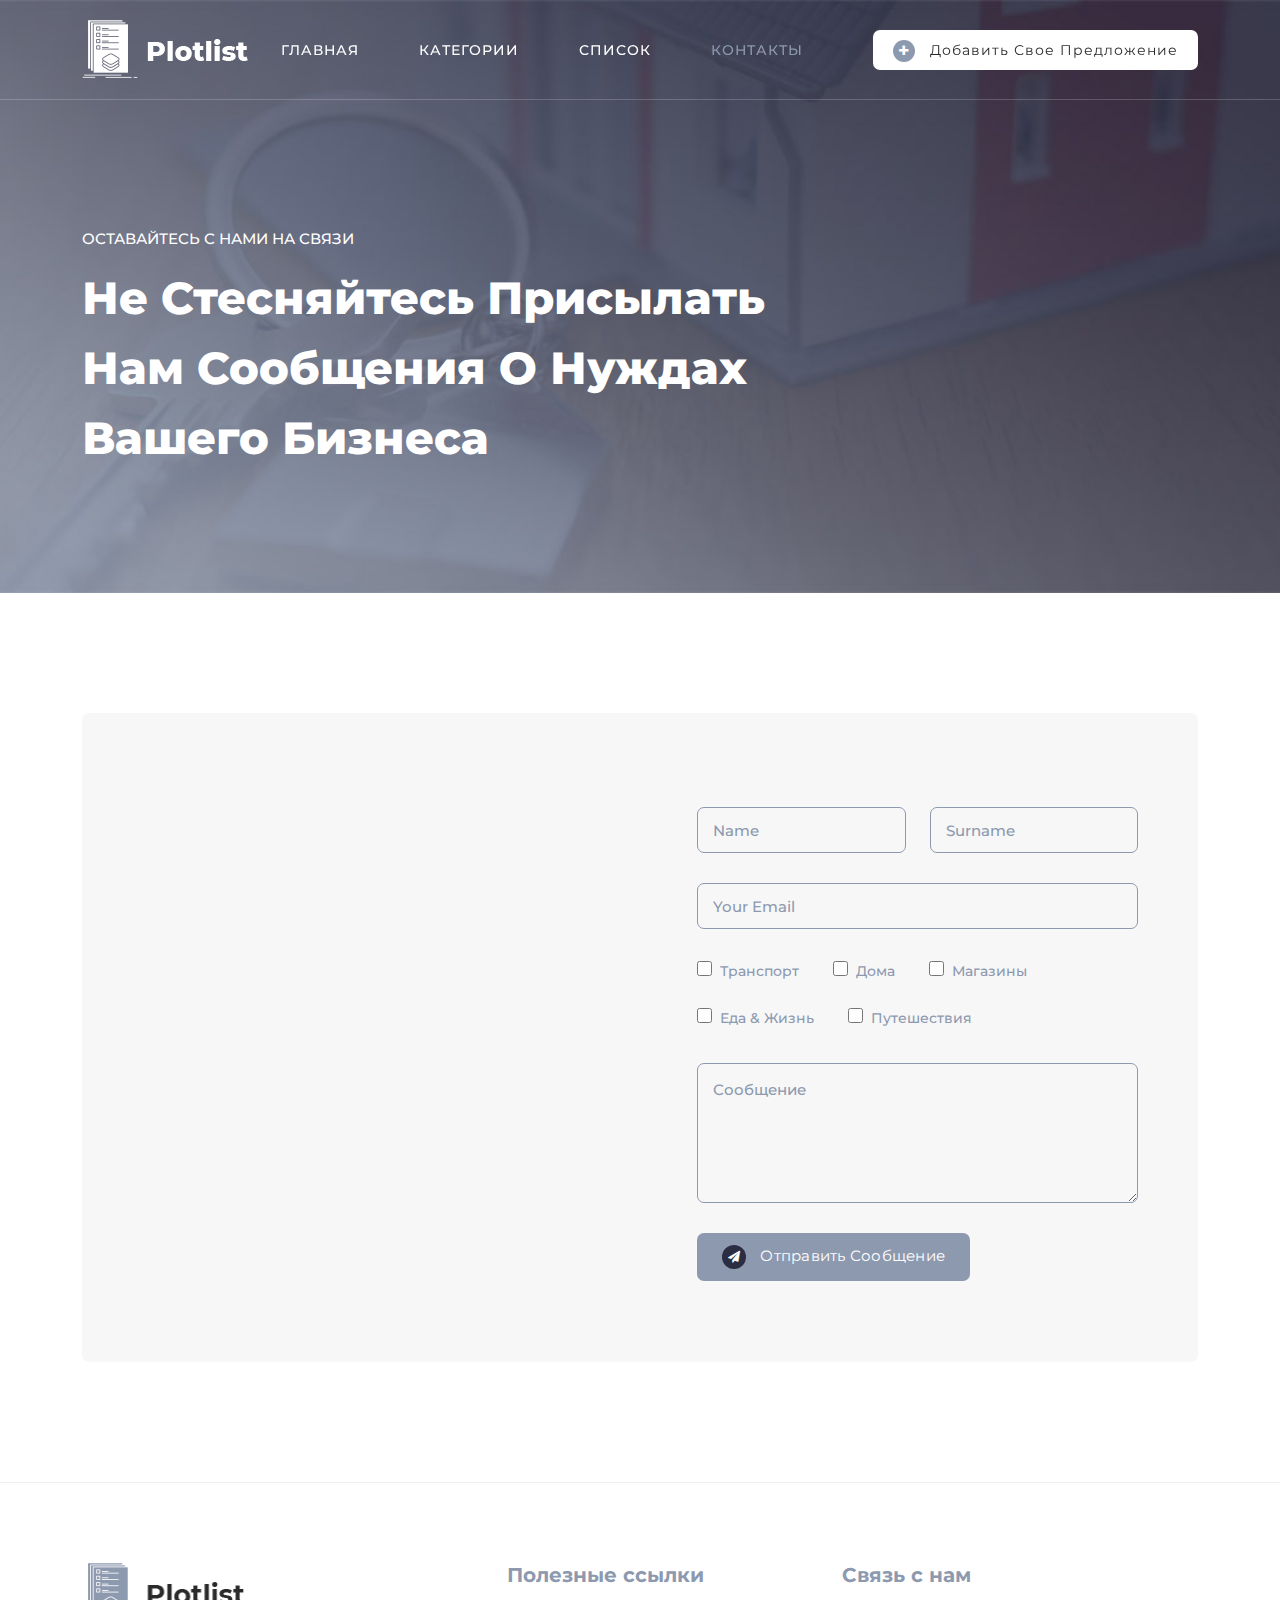
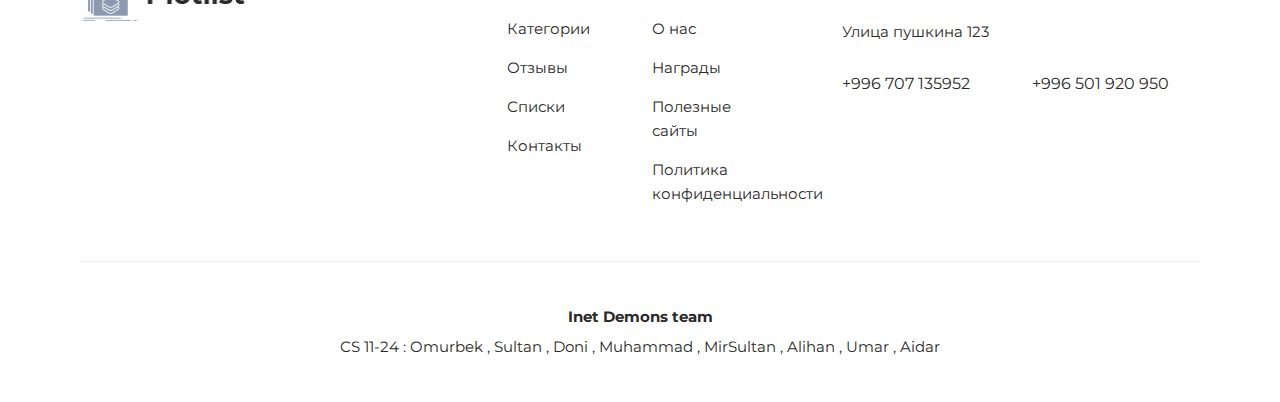
<file: contact.html>
<!DOCTYPE html>
<html lang="en">

  <head>

    <meta charset="UTF-8">
    <meta name="viewport" content="width=device-width, initial-scale=1, shrink-to-fit=no">
    <meta name="description" content="">
    <meta name="author" content="">
    <link rel="preconnect" href="https://fonts.gstatic.com">
    <link href="https://fonts.googleapis.com/css2?family=Montserrat:wght@100;200;300;400;500;600;700;800;900&display=swap" rel="stylesheet">

    <title>Plotlist</title>

    <!-- Bootstrap core CSS -->
    <link href="vendor/bootstrap/css/bootstrap.min.css" rel="stylesheet">


    <!-- Additional CSS Files -->
    <link rel="stylesheet" href="assets/css/fontawesome.css">
    <link rel="stylesheet" href="assets/css/templatemo-plot-listing.css">
    <link rel="stylesheet" href="assets/css/animated.css">
    <link rel="stylesheet" href="assets/css/owl.css">

  </head>

<body>

  <!-- ***** Preloader Start ***** -->
  <div id="js-preloader" class="js-preloader">
    <div class="preloader-inner">
      <span class="dot"></span>
      <div class="dots">
        <span></span>
        <span></span>
        <span></span>
      </div>
    </div>
  </div>
  <!-- ***** Preloader End ***** -->

  <!-- ***** Header Area Start ***** -->
  <header class="header-area header-sticky wow slideInDown" data-wow-duration="0.75s" data-wow-delay="0s">
    <div class="container">
      <div class="row">
        <div class="col-12">
          <nav class="main-nav">
            <!-- ***** Logo Start ***** -->
            <a href="index.html" class="logo">
            </a>
            <!-- ***** Logo End ***** -->
            <!-- ***** Menu Start ***** -->
            <ul class="nav">
              <li><a href="index.html">Главная</a></li>
              <li><a href="category.html">Категории</a></li>
              <li><a href="listing.html">Список</a></li>
              <li><a href="contact.html" class="active">Контакты</a></li> 
              <li><div class="main-white-button"><a href="#"><i class="fa fa-plus"></i> Добавить свое предложение</a></div></li> 
            </ul>        
            <a class='menu-trigger'>
                <span>Меню</span>
            </a>
            <!-- ***** Menu End ***** -->
          </nav>
        </div>
      </div>
    </div>
  </header>
  <!-- ***** Header Area End ***** -->

  <div class="page-heading">
    <div class="container">
      <div class="row">
        <div class="col-lg-8">
          <div class="top-text header-text">
            <h6>Оставайтесь с нами на связи</h6>
            <h2>Не стесняйтесь присылать нам сообщения о нуждах вашего бизнеса</h2>
            
          </div>
        </div>
      </div>
    </div>
  </div>

  <div class="contact-page">
    <div class="container">
      <div class="row">
        <div class="col-lg-12">
          <div class="inner-content">
            <div class="row">
              <div class="col-lg-6">
                <div id="map">
                  <iframe src="https://maps.google.com/maps?q=Av.+L%C3%BAcio+Costa,+Rio+de+Janeiro+-+RJ,+Brazil&t=&z=13&ie=UTF8&iwloc=&output=embed" width="100%" height="650px" frameborder="0" style="border:0" allowfullscreen></iframe>
                </div>
              </div>
              <div class="col-lg-6 align-self-center">
                <form id="contact" action="" method="get">
                  <div class="row">
                    <div class="col-lg-6">
                      <fieldset>
                        <input type="name" name="name" id="name" placeholder="Name" autocomplete="on" required>
                      </fieldset>
                    </div>
                    <div class="col-lg-6">
                      <fieldset>
                        <input type="surname" name="surname" id="surname" placeholder="Surname" autocomplete="on" required>
                      </fieldset>
                    </div>
                    <div class="col-lg-12">
                      <fieldset>
                        <input type="text" name="email" id="email" pattern="[^ @]*@[^ @]*" placeholder="Your Email" required="">
                      </fieldset>
                    </div>
                    <div class="col-lg-12">
                      <ul>
                        <li><input type="checkbox" name="option1" value="cars"><span>Транспорт</span></li>
                        <li><input type="checkbox" name="option2" value="aparmtents"><span>Дома</span></li>
                        <li><input type="checkbox" name="option3" value="shopping"><span>Магазины</span></li>
                        <li><input type="checkbox" name="option4" value="food"><span>Еда &amp; Жизнь</span></li>
                        <li><input type="checkbox" name="option5" value="traveling"><span>Путешествия</span></li>
                      </ul>
                    </div>
                    <div class="col-lg-12">
                      <fieldset>
                        <textarea name="message" type="text" class="form-control" id="message" placeholder="Сообщение" required=""></textarea>  
                      </fieldset>
                    </div>
                    <div class="col-lg-12">
                      <fieldset>
                        <button type="submit" id="form-submit" class="main-button "><i class="fa fa-paper-plane"></i> Отправить сообщение</button>
                      </fieldset>
                    </div>
                  </div>
                </form>
              </div>
            </div>
          </div>
        </div>
      </div>
    </div>
  </div>

  <footer>
    <div class="container">
      <div class="row">
        <div class="col-lg-4">
          <div class="about">
            <div class="logo">
              <img src="assets/images/black-logo.png" alt="Plot Listing Template">
            </div>
            
          </div>
        </div>
        <div class="col-lg-4">
          <div class="helpful-links">
            <h4>Полезные ссылки</h4>
            <div class="row">
              <div class="col-lg-6">
                <ul>
                  <li><a href="#">Категории</a></li>
                  <li><a href="#">Отзывы</a></li>
                  <li><a href="#">Списки</a></li>
                  <li><a href="#">Контакты</a></li>
                </ul>
              </div>
              <div class="col-lg-6">
                <ul>
                  <li><a href="#">О нас</a></li>
                  <li><a href="#">Награды</a></li>
                  <li><a href="#">Полезные сайты</a></li>
                  <li><a href="#">Политика конфиденциальности</a></li>
                </ul>
              </div>
            </div>
          </div>
        </div>
        <div class="col-lg-4">
          <div class="contact-us">
            <h4>Связь с нам</h4>
            <p>Улица пушкина 123</p>
            <div class="row">
              <div class="col-lg-6">
                <a href="#">+996 707 135952</a>
              </div>
              <div class="col-lg-6">
                <a href="#">+996 501 920 950</a>
              </div>
            </div>
          </div>
        </div>
        <div class="col-lg-12">
          <div class="sub-footer">
            <p><strong>Inet Demons team</strong>
              <br>
        CS 11-24 : Omurbek , Sultan , Doni , Muhammad , MirSultan , Alihan , Umar , Aidar </a></p>
            </div>
        </div>
      </div>
    </div>
  </footer>
        


  <!-- Scripts -->
  <script src="vendor/jquery/jquery.min.js"></script>
  <script src="vendor/bootstrap/js/bootstrap.bundle.min.js"></script>
  <script src="assets/js/owl-carousel.js"></script>
  <script src="assets/js/animation.js"></script>
  <script src="assets/js/imagesloaded.js"></script>
  <script src="assets/js/custom.js"></script>

</body>

</html>
</file>
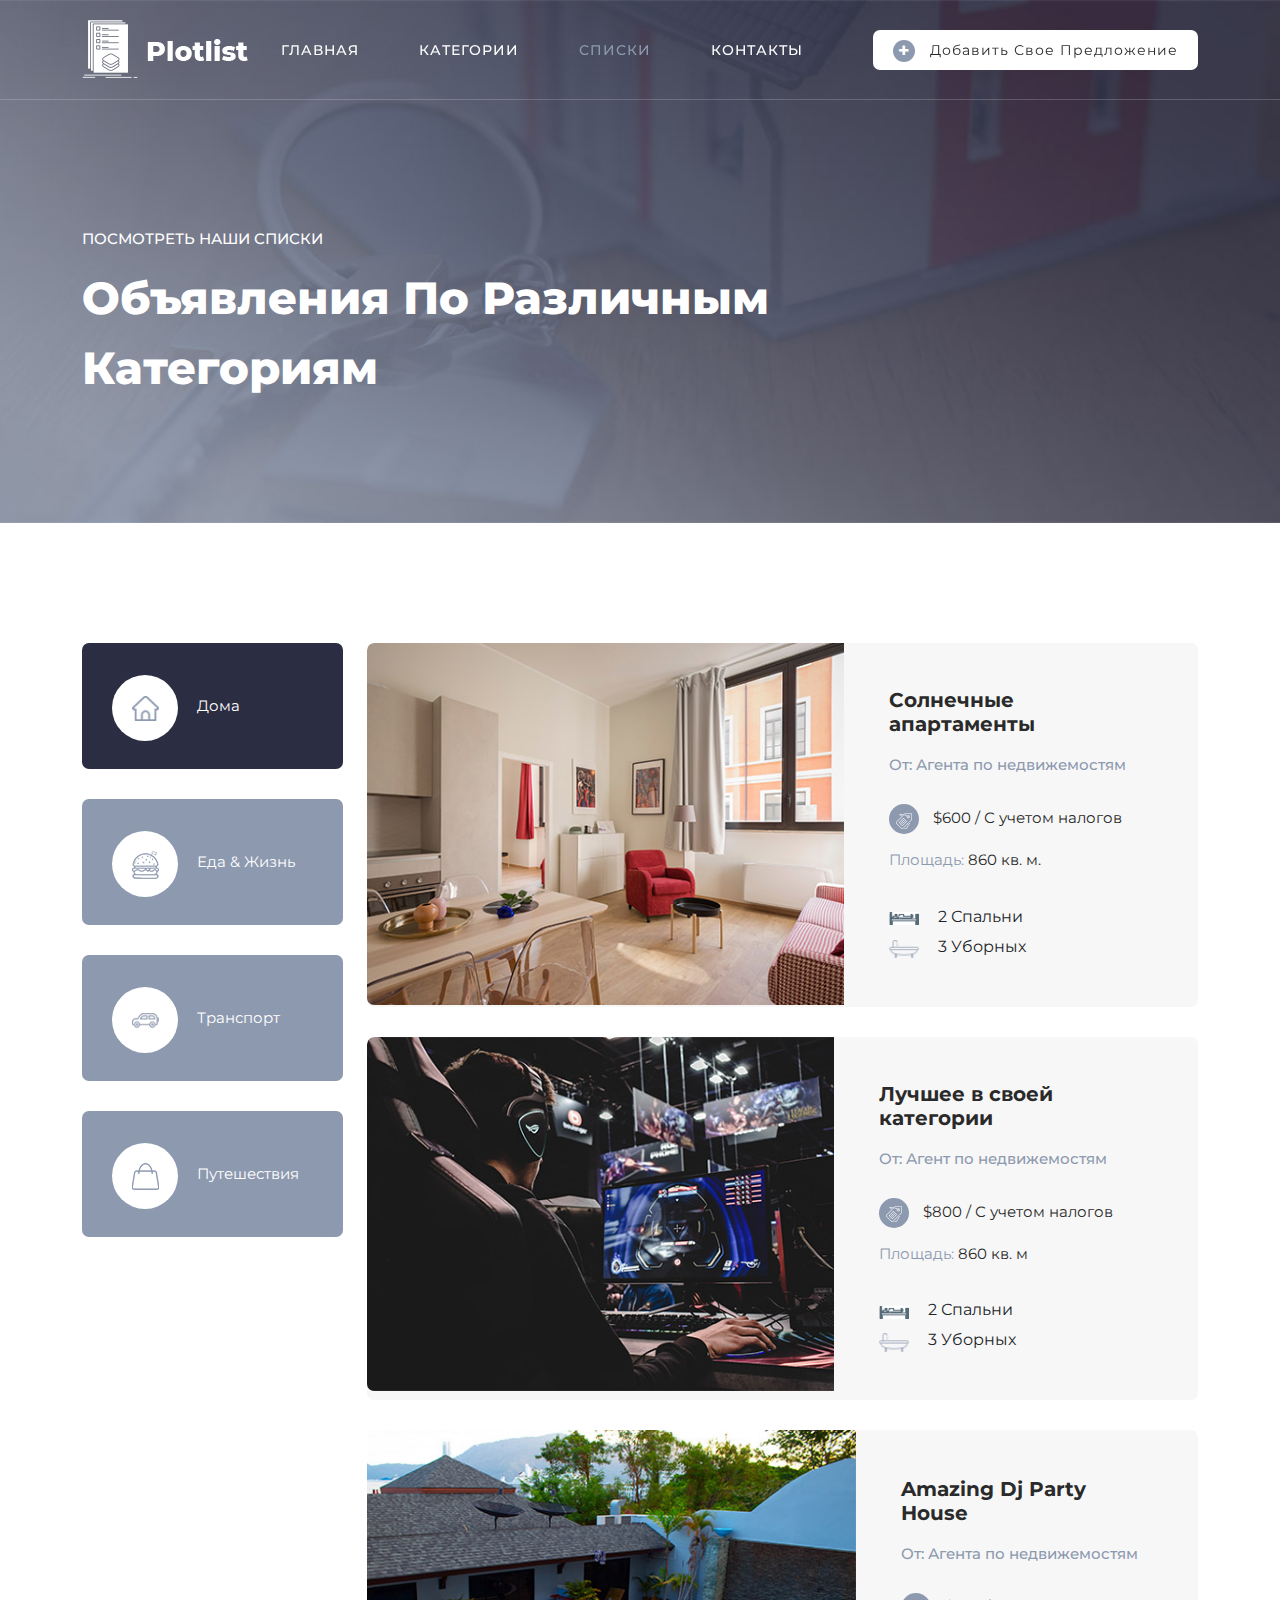
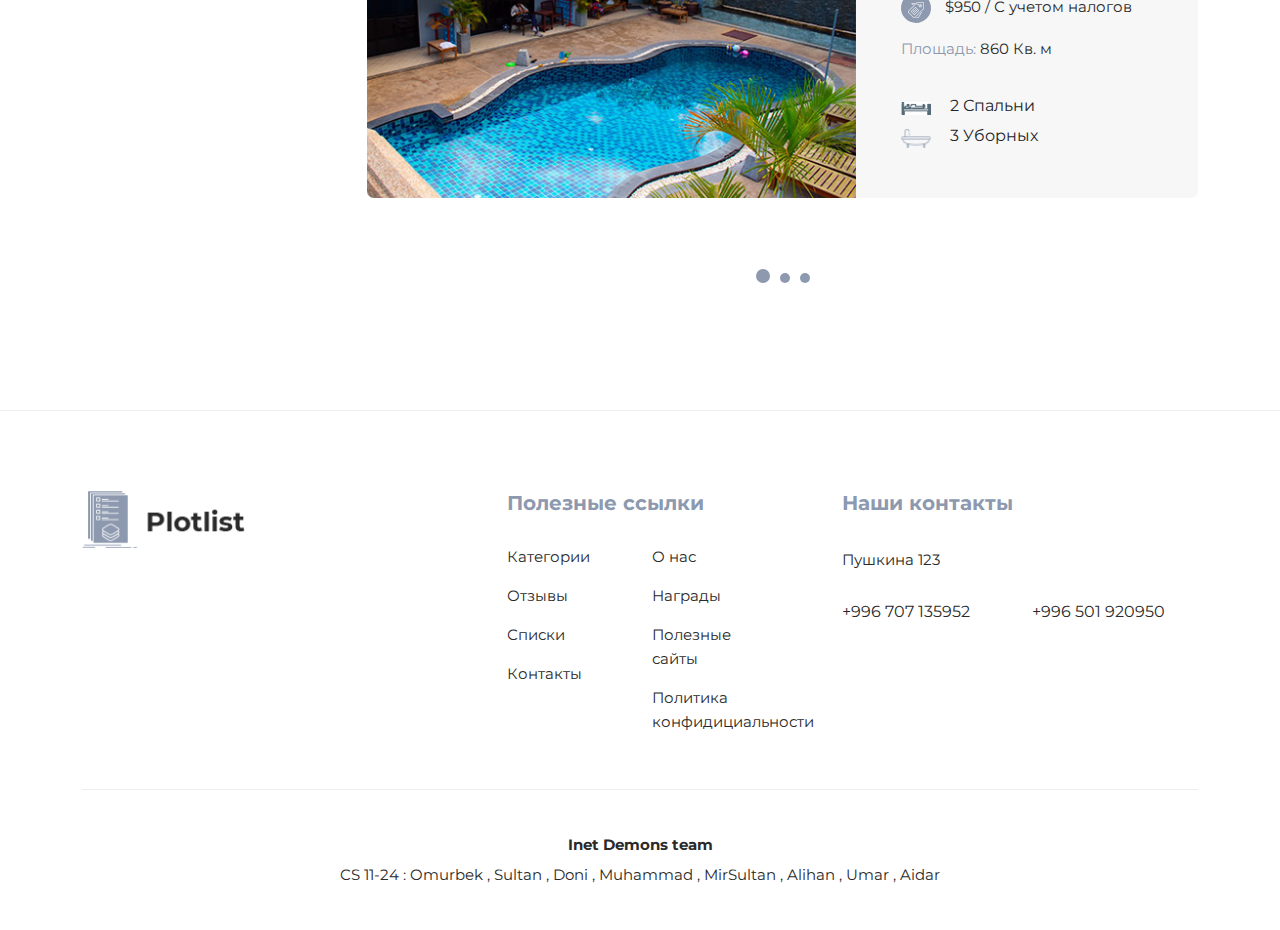
<file: listing.html>
<!DOCTYPE html>
<html lang="en">

  <head>

    <meta charset="UTF-8">
    <meta name="viewport" content="width=device-width, initial-scale=1, shrink-to-fit=no">
    <meta name="description" content="">
    <meta name="author" content="">
    <link rel="preconnect" href="https://fonts.gstatic.com">
    <link href="https://fonts.googleapis.com/css2?family=Montserrat:wght@100;200;300;400;500;600;700;800;900&display=swap" rel="stylesheet">

    <title>Plot Listing Page</title>

    
    <link href="vendor/bootstrap/css/bootstrap.min.css" rel="stylesheet">


    
    <link rel="stylesheet" href="assets/css/fontawesome.css">
    <link rel="stylesheet" href="assets/css/templatemo-plot-listing.css">
    <link rel="stylesheet" href="assets/css/animated.css">
    <link rel="stylesheet" href="assets/css/owl.css">

  </head>

<body>

  <!-- ***** Preloader Start ***** -->
  <div id="js-preloader" class="js-preloader">
    <div class="preloader-inner">
      <span class="dot"></span>
      <div class="dots">
        <span></span>
        <span></span>
        <span></span>
      </div>
    </div>
  </div>
  <!-- ***** Preloader End ***** -->

  <!-- ***** Header Area Start ***** -->
  <header class="header-area header-sticky wow slideInDown" data-wow-duration="0.75s" data-wow-delay="0s">
    <div class="container">
      <div class="row">
        <div class="col-12">
          <nav class="main-nav">
            <!-- ***** Logo Start ***** -->
            <a href="index.html" class="logo">
            </a>
            <!-- ***** Logo End ***** -->
            <!-- ***** Menu Start ***** -->
            <ul class="nav">
              <li><a href="index.html">Главная</a></li>
              <li><a href="category.html">Категории</a></li>
              <li><a href="listing.html" class="active">Списки</a></li>
              <li><a href="contact.html">Контакты</a></li> 
              <li><div class="main-white-button"><a href="#"><i class="fa fa-plus"></i> Добавить свое предложение</a></div></li> 
            </ul>        
            <a class='menu-trigger'>
                <span>Меню</span>
            </a>
            <!-- ***** Menu End ***** -->
          </nav>
        </div>
      </div>
    </div>
  </header>
  <!-- ***** Header Area End ***** -->

  <div class="page-heading">
    <div class="container">
      <div class="row">
        <div class="col-lg-8">
          <div class="top-text header-text">
            <h6>Посмотреть наши списки</h6>
            <h2>
              Объявления по различным категориям</h2>
          </div>
        </div>
      </div>
    </div>
  </div>

  <div class="listing-page">
    <div class="container">
      <div class="row">
        <div class="col-lg-12">
          <div class="naccs">
            <div class="grid">
              <div class="row">
                <div class="col-lg-3">
                  <div class="menu">
                    <div class="first-thumb active">
                      <div class="thumb">
                        <span class="icon"><img src="assets/images/search-icon-01.png" alt=""></span>
                       Дома
                      </div>
                    </div>
                    <div>
                      <div class="thumb">                 
                        <span class="icon"><img src="assets/images/search-icon-02.png" alt=""></span>
                        Еда &amp; Жизнь
                      </div>
                    </div>
                    <div>
                      <div class="thumb">                 
                        <span class="icon"><img src="assets/images/search-icon-03.png" alt=""></span>
                        Транспорт
                      </div>
                    </div>
                    <div class="last-thumb">
                      <div class="thumb">                 
                        <span class="icon"><img src="assets/images/search-icon-04.png" alt=""></span>
                        Путешествия
                      </div>
                    </div>
                  </div>
                </div> 
                <div class="col-lg-9">
                  <ul class="nacc">
                  <!-- first category listing of items -->
                    <li class="active">
                      <div>
                        <div class="col-lg-12">
                          <div class="owl-carousel owl-listing">
                            <div class="item">
                              <div class="row">
                                <div class="col-lg-12">
                                  <div class="listing-item">
                                    <div class="left-image">
                                      <a href="#"><img src="assets/images/listing-01.jpg" alt=""></a>
                                      <div class="hover-content">
                                        <div class="main-white-button">
                                          <a href="contact.html"><i class="fa fa-eye"></i>  Связаться сейчас</a>
                                        </div>
                                      </div>
                                    </div>
                                    <div class="right-content align-self-center">
                                      <a href="#"><h4>Солнечные апартаменты</h4></a>
                                      <h6>От: Агента по недвижемостям</h6>
                                      <span class="price"><div class="icon"><img src="assets/images/listing-icon-01.png" alt=""></div> $600 / С учетом налогов</span>
                                      <span class="details">Площадь: <em>860 кв. м.</em></span>
                                      <span class="info"><img src="assets/images/listing-icon-02.png" alt=""> 2 Спальни<br><img src="assets/images/listing-icon-03.png" alt=""> 3 Уборных</span>
                                    </div>
                                  </div>
                                </div>
                                <div class="col-lg-12">
                                  <div class="listing-item">
                                    <div class="left-image">
                                      <a href="#"><img src="assets/images/listing-02.jpg" alt=""></a>
                                      <div class="hover-content">
                                        <div class="main-white-button">
                                          <a href="contact.html"><i class="fa fa-eye"></i> Связаться сейчас</a>
                                        </div>
                                      </div>
                                    </div>
                                    <div class="right-content align-self-center">
                                      <a href="#"><h4>Лучшее в своей категории</h4></a>
                                      <h6>От: Агент по недвижемостям</h6>
                                      <span class="price"><div class="icon"><img src="assets/images/listing-icon-01.png" alt=""></div> $800 / С учетом налогов</span>
                                      <span class="details">Площадь: <em>860 кв. м<div class=""></div></em></span>
                                      <span class="info"><img src="assets/images/listing-icon-02.png" alt=""> 2 Спальни<br><img src="assets/images/listing-icon-03.png" alt=""> 3 Уборных</span>
                                    </div>
                                  </div>
                                </div>
                                <div class="col-lg-12">
                                  <div class="listing-item">
                                    <div class="left-image">
                                      <a href="#"><img src="assets/images/listing-03.jpg" alt=""></a>
                                      <div class="hover-content">
                                        <div class="main-white-button">
                                          <a href="contact.html"><i class="fa fa-eye"></i> Связаться сейчас</a>
                                        </div>
                                      </div>
                                    </div>
                                    <div class="right-content align-self-center">
                                      <a href="#"><h4>Amazing Dj Party House</h4></a>
                                      <h6>От: Агента по недвижемостям</h6>
                                      <span class="price"><div class="icon"><img src="assets/images/listing-icon-01.png" alt=""></div> $950 / С учетом налогов</span>
                                      <span class="details">Площадь: <em>860 Кв. м</em></span>
                                      <span class="info"><img src="assets/images/listing-icon-02.png" alt=""> 2 Спальни<br><img src="assets/images/listing-icon-03.png" alt=""> 3 Уборных</span>
                                    </div>
                                  </div>
                                </div>
                              </div>
                            </div>
                            <div class="item">
                              <div class="row">
                                <div class="col-lg-12">
                                  <div class="listing-item">
                                    <div class="left-image">
                                      <a href="#"><img src="assets/images/listing-01.jpg" alt=""></a>
                                      <div class="hover-content">
                                        <div class="main-white-button">
                                          <a href="contact.html"><i class="fa fa-eye"></i> Связаться</a>
                                        </div>
                                      </div>
                                    </div>
                                    <div class="right-content align-self-center">
                                      <a href="#"><h4>Солнечная вилла в Кондо</h4></a>
                                      <h6>От: Агента по недвижемостям</h6>
                                      <span class="price"><div class="icon"><img src="assets/images/listing-icon-01.png" alt=""></div> $450 /   С учетом налогов</span>
                                      <span class="details">Площадь: <em>860 Кв. м</em></span>
                                      <span class="info"><img src="assets/images/listing-icon-02.png" alt=""> 2 Cпальни<br><img src="assets/images/listing-icon-03.png" alt=""> 3 Уборные</span>
                                    </div>
                                  </div>
                                </div>
                                <div class="col-lg-12">
                                  <div class="listing-item">
                                    <div class="left-image">
                                      <a href="#"><img src="assets/images/listing-02.jpg" alt=""></a>
                                      <div class="hover-content">
                                        <div class="main-white-button">
                                          <a href="contact.html"><i class="fa fa-eye"></i> Связаться</a>
                                        </div>
                                      </div>
                                    </div>
                                    <div class="right-content align-self-center">
                                      <a href="#"><h4>Игровая студия</h4></a>
                                      <h6>От: Агента по недвижемостям</h6>
                                      <span class="price"><div class="icon"><img src="assets/images/listing-icon-01.png" alt=""></div> $550 / С учетом налогов</span>
                                      <span class="details">Площадь: <em>860 Кв. м</em></span>
                                      <span class="info"><img src="assets/images/listing-icon-02.png" alt=""> 2 Cпальни<br><img src="assets/images/listing-icon-03.png" alt=""> 3 Уборные</span>
                                    </div>
                                  </div>
                                </div>
                                <div class="col-lg-12">
                                  <div class="listing-item">
                                    <div class="left-image">
                                      <a href="#"><img src="assets/images/listing-03.jpg" alt=""></a>
                                      <div class="hover-content">
                                        <div class="main-white-button">
                                          <a href="contact.html"><i class="fa fa-eye"></i> Связаться</a>
                                        </div>
                                      </div>
                                    </div>
                                    <div class="right-content align-self-center">
                                      <a href="#"><h4>Дом для вечеринок</h4></a>
                                      <h6>От: Агента по недвижемостям</h6>
                                      <span class="price"><div class="icon"><img src="assets/images/listing-icon-01.png" alt=""></div> $650 / С учетом налогов</span>
                                      <span class="details">Площадь: <em>860 Кв. м</em></span>
                                      <span class="info"><img src="assets/images/listing-icon-02.png" alt=""> 2 Cпальни<br><img src="assets/images/listing-icon-03.png" alt=""> 3 Уборные</span>
                                    </div>
                                  </div>
                                </div>
                              </div>
                            </div>
                            
                            <!-- third page of first category -->
                            <div class="item">
                              <div class="row">
                                <div class="col-lg-12">
                                  <div class="listing-item">
                                    <div class="left-image">
                                      <a href="#"><img src="assets/images/listing-01.jpg" alt=""></a>
                                      <div class="hover-content">
                                        <div class="main-white-button">
                                          <a href="contact.html"><i class="fa fa-eye"></i> Связаться</a>
                                        </div>
                                      </div>
                                    </div>
                                    <div class="right-content align-self-center">
                                      <a href="#"><h4>3ья страница Апартаментов</h4></a>
                                      <h6>От: Агента по недвижемостям</h6>
                                      <span class="price"><div class="icon"><img src="assets/images/listing-icon-01.png" alt=""></div> $600 to $950 / С учетом налогов</span>
                                      <span class="details">Площадь: <em>860 Кв. м</em></span>
                                      <span class="info"><img src="assets/images/listing-icon-02.png" alt=""> 2 Cпальни<br><img src="assets/images/listing-icon-03.png" alt=""> 3 Уборные</span>
                                    </div>
                                  </div>
                                </div>
                                <div class="col-lg-12">
                                  <div class="listing-item">
                                    <div class="left-image">
                                      <a href="#"><img src="assets/images/listing-02.jpg" alt=""></a>
                                      <div class="hover-content">
                                        <div class="main-white-button">
                                          <a href="contact.html"><i class="fa fa-eye"></i> Связаться</a>
                                        </div>
                                      </div>
                                    </div>
                                    <div class="right-content align-self-center">
                                      <a href="#"><h4>Новая игровая квартира</h4></a>
                                      <h6>От: Агента по недвижемостям</h6>
                                      <span class="price"><div class="icon"><img src="assets/images/listing-icon-01.png" alt=""></div> $840 / С учетом налогов</span>
                                      <span class="details">Площадь: <em>860 Кв. м</em></span>

                                      <span class="info"><img src="assets/images/listing-icon-02.png" alt=""> 2 Cпальни<br><img src="assets/images/listing-icon-03.png" alt=""> 3 Уборные</span>
                                    </div>
                                  </div>
                                </div>
                                <div class="col-lg-12">
                                  <div class="listing-item">
                                    <div class="left-image">
                                      <a href="#"><img src="assets/images/listing-03.jpg" alt=""></a>
                                      <div class="hover-content">
                                        <div class="main-white-button">
                                          <a href="contact.html"><i class="fa fa-eye"></i>Связаться</a>
                                        </div>
                                      </div>
                                    </div>
                                    <div class="right-content align-self-center">
                                      <a href="#"><h4>Чудесная вилла для вечеринок</h4></a>
                                      <h6>От: Агента по недвижемостям</h6>
                                      <span class="price"><div class="icon"><img src="assets/images/listing-icon-01.png" alt=""></div> $950 / С учетом налогов</span>
                                      <span class="details">Площадь: <em>860 Кв. м</em></span>
                                      <span class="info"><img src="assets/images/listing-icon-02.png" alt=""> 2 Cпальни<br><img src="assets/images/listing-icon-03.png" alt=""> 3 Уборные</span>
                                    </div>
                                  </div>
                                </div>
                              </div>
                            </div>
                          </div>
                        </div>
                      </div>
                    </li>
                    
                    <!-- second category listing of items -->
                    <li>
                      <div>
                        <div class="col-lg-12">
                          <div class="owl-carousel owl-listing">
                            <div class="item">
                              <div class="row">
                                <div class="col-lg-12">
                                  <div class="listing-item">
                                    <div class="left-image">
                                      <a href="#"><img src="assets/images/listing-04.jpg" alt=""></a>
                                      <div class="hover-content">
                                        <div class="main-white-button">
                                          <a href="contact.html"><i class="fa fa-eye"></i> Связаться</a>
                                        </div>
                                      </div>
                                    </div>
                                    <div class="right-content align-self-center">
                                      <a href="#"><h4>Бар</h4></a>
                                      <h6>От: Курьера</h6>
                                      <span class="price"><div class="icon"><img src="assets/images/listing-icon-01.png" alt=""></div> $600 / С учетом налогов</span>
                                      <span class="details">Площадь: <em>860 Кв. м</em></span>
                                      
                                      <span class="info"><img src="assets/images/listing-icon-02.png" alt=""> 2 Cпальни<br><img src="assets/images/listing-icon-03.png" alt=""> 3 Уборные</span>
                                    </div>
                                  </div>
                                </div>
                                <div class="col-lg-12">
                                  <div class="listing-item">
                                    <div class="left-image">
                                      <a href="#"><img src="assets/images/listing-05.jpg" alt=""></a>
                                      <div class="hover-content">
                                        <div class="main-white-button">
                                          <a href="contact.html"><i class="fa fa-eye"></i> Связаться</a>
                                        </div>
                                      </div>
                                    </div>
                                    <div class="right-content align-self-center">
                                      <a href="#"><h4>Кофейня</h4></a>
                                      <h6>От: Курьера</h6>
                                      <span class="price"><div class="icon"><img src="assets/images/listing-icon-01.png" alt=""></div> $540 / С учетом налогов</span>
                                      <span class="details">Площадь: <em>860 Кв. м</em></span>

                                      <span class="info"><img src="assets/images/listing-icon-02.png" alt=""> 2 Cпальни<br><img src="assets/images/listing-icon-03.png" alt=""> 3 Уборные</span>
                                    </div>
                                  </div>
                                </div>
                                <div class="col-lg-12">
                                  <div class="listing-item">
                                    <div class="left-image">
                                      <a href="#"><img src="assets/images/listing-03.jpg" alt=""></a>
                                      <div class="hover-content">
                                        <div class="main-white-button">
                                          <a href="contact.html"><i class="fa fa-eye"></i> Связаться</a>
                                        </div>
                                      </div>
                                    </div>
                                    <div class="right-content align-self-center">
                                      <a href="#"><h4>Пекарня</h4></a>
                                      <h6>От: Курьера</h6>

                                      <span class="price"><div class="icon"><img src="assets/images/listing-icon-01.png" alt=""></div> $720 / С учетом налогов</span>
                                      <span class="details">Площадь: <em>860 Кв. м</em></span>

                                      <span class="info"><img src="assets/images/listing-icon-02.png" alt=""> 2 Cпальни<br><img src="assets/images/listing-icon-03.png" alt=""> 3 Уборные</span>
                                    </div>
                                  </div>
                                </div>
                              </div>
                            </div>
                            
                            <!-- second category second page -->
                            <div class="item">
                              <div class="row">
                                <div class="col-lg-12">
                                  <div class="listing-item">
                                    <div class="left-image">
                                      <a href="#"><img src="assets/images/listing-05.jpg" alt=""></a>
                                      <div class="hover-content">
                                        <div class="main-white-button">
                                          <a href="contact.html"><i class="fa fa-eye"></i> Связаться</a>
                                        </div>
                                      </div>
                                    </div>
                                    <div class="right-content align-self-center">
                                      <a href="#"><h4>Ресторан в современном стиле</h4></a>
                                      <h6>От: Курьера</h6>

                                      <span class="price"><div class="icon"><img src="assets/images/listing-icon-01.png" alt=""></div> $420 / С учетом налогов</span>
                                      <span class="details">Площадь: <em>860 Кв. м</em></span>

                                      <span class="info"><img src="assets/images/listing-icon-02.png" alt=""> 2 Cпальни<br><img src="assets/images/listing-icon-03.png" alt=""> 3 Уборные</span>
                                    </div>
                                  </div>
                                </div>
                                <div class="col-lg-12">
                                  <div class="listing-item">
                                    <div class="left-image">
                                      <a href="#"><img src="assets/images/listing-04.jpg" alt=""></a>
                                      <div class="hover-content">
                                        <div class="main-white-button">
                                          <a href="contact.html"><i class="fa fa-eye"></i>Связаться</a>
                                        </div>
                                      </div>
                                    </div>
                                    <div class="right-content align-self-center">
                                      <a href="#"><h4>Кафе в средневековым стиле</h4></a>
                                      <h6>От: Курьера</h6>

                                      <span class="price"><div class="icon"><img src="assets/images/listing-icon-01.png" alt=""></div> $450 / С учетом налогов</span>
                                      <span class="details">Площадь: <em>860 Кв. м</em></span>
                                      <span class="info"><img src="assets/images/listing-icon-02.png" alt=""> 2 Cпальни<br><img src="assets/images/listing-icon-03.png" alt=""> 3 Уборные</span>
                                    </div>
                                  </div>
                                </div>
                                <div class="col-lg-12">
                                  <div class="listing-item">
                                    <div class="left-image">
                                      <a href="#"><img src="assets/images/listing-03.jpg" alt=""></a>
                                      <div class="hover-content">
                                        <div class="main-white-button">
                                          <a href="contact.html"><i class="fa fa-eye"></i> Связаться</a>
                                        </div>
                                      </div>
                                    </div>
                                    <div class="right-content align-self-center">
                                      <a href="#"><h4>Ресторан</h4></a>
                                      <h6>От: Курьера</h6>

                                      <span class="price"><div class="icon"><img src="assets/images/listing-icon-01.png" alt=""></div> $500 / С учетом налогов</span>
                                      <span class="details">Площадь: <em>860 Кв. м</em></span>
                                      <span class="info"><img src="assets/images/listing-icon-02.png" alt=""> 2 Cпальни<br><img src="assets/images/listing-icon-03.png" alt=""> 3 Уборные</span>
                                    </div>
                                  </div>
                                </div>
                              </div>
                            </div>


                          </div>
                        </div>
                      </div>
                    </li>
                    
                    <!-- third category first page -->
                    <li>
                      <div>
                        <div class="col-lg-12">
                          <div class="owl-carousel owl-listing">
                            <div class="item">
                              <div class="row">
                                <div class="col-lg-12">
                                  <div class="listing-item">
                                    <div class="left-image">
                                      <a href="#"><img src="assets/images/listing-05.jpg" alt=""></a>
                                      <div class="hover-content">
                                        <div class="main-white-button">
                                          <a href="contact.html"><i class="fa fa-eye"></i> Связаться</a>
                                        </div>
                                      </div>
                                    </div>
                                    <div class="right-content align-self-center">
                                      <a href="#"><h4>Дом</h4></a>
                                      <h6>От: Агента по продажам</h6>
                                      <span class="price"><div class="icon"><img src="assets/images/listing-icon-01.png" alt=""></div> $750 / С учетом налогов</span>
                                      <span class="details">Площадь: <em>860 Кв. м</em></span>
                                      <span class="info"><img src="assets/images/listing-icon-02.png" alt=""> 2 Cпальни<br><img src="assets/images/listing-icon-03.png" alt=""> 3 Уборные</span>
                                    </div>
                                  </div>
                                </div>
                                <div class="col-lg-12">
                                  <div class="listing-item">
                                    <div class="left-image">
                                      <a href="#"><img src="assets/images/listing-04.jpg" alt=""></a>
                                      <div class="hover-content">
                                        <div class="main-white-button">
                                          <a href="contact.html"><i class="fa fa-eye"></i>Связаться</a>
                                        </div>
                                      </div>
                                    </div>
                                    <div class="right-content align-self-center">
                                      <a href="#"><h4>Машина 2</h4></a>
                                      <h6>От: Агента по продажам</h6>

                                      <span class="price"><div class="icon"><img src="assets/images/listing-icon-01.png" alt=""></div> $880 / С учетом налогов</span>
                                      <span class="details">Площадь: <em>860 Кв. м</em></span>
                                      <span class="info"><img src="assets/images/listing-icon-02.png" alt=""> 2 Cпальни<br><img src="assets/images/listing-icon-03.png" alt=""> 3 Уборные</span>
                                    </div>
                                  </div>
                                </div>
                                <div class="col-lg-12">
                                  <div class="listing-item">
                                    <div class="left-image">
                                      <a href="#"><img src="assets/images/listing-03.jpg" alt=""></a>
                                      <div class="hover-content">
                                        <div class="main-white-button">
                                          <a href="contact.html"><i class="fa fa-eye"></i> Связаться</a>
                                        </div>
                                      </div>
                                    </div>
                                    <div class="right-content align-self-center">
                                      <a href="#"><h4>Машина 2</h4></a>     
                                                                       <h6>От: Агента по продажам</h6>

                                      <span class="price"><div class="icon"><img src="assets/images/listing-icon-01.png" alt=""></div> $770 / С учетом налогов</span>
                                      <span class="details">Площадь: <em>860 Кв. м</em></span>
                                      <span class="info"><img src="assets/images/listing-icon-02.png" alt=""> 2 Cпальни<br><img src="assets/images/listing-icon-03.png" alt=""> 3 Уборные</span>
                                    </div>
                                  </div>
                                </div>
                              </div>
                            </div>
                            
                            <!-- third category second page -->
                            <div class="item">
                              <div class="row">
                                <div class="col-lg-12">
                                  <div class="listing-item">
                                    <div class="left-image">
                                      <a href="#"><img src="assets/images/listing-01.jpg" alt=""></a>
                                      <div class="hover-content">
                                        <div class="main-white-button">
                                          <a href="contact.html"><i class="fa fa-eye"></i> Связаться</a>
                                        </div>
                                      </div>
                                    </div>
                                    <div class="right-content align-self-center">
                                      <a href="#"><h4>Машина 3</h4></a>
                                      <h6>От: Агента по продажам</h6>

                                      <span class="price"><div class="icon"><img src="assets/images/listing-icon-01.png" alt=""></div> $660 / С учетом налогов</span>
                                      <span class="details">Площадь: <em>860 Кв. м</em></span>
                                      <span class="info"><img src="assets/images/listing-icon-02.png" alt=""> 2 Cпальни<br><img src="assets/images/listing-icon-03.png" alt=""> 3 Уборные</span>
                                    </div>
                                  </div>
                                </div>
                                <div class="col-lg-12">
                                  <div class="listing-item">
                                    <div class="left-image">
                                      <a href="#"><img src="assets/images/listing-02.jpg" alt=""></a>
                                      <div class="hover-content">
                                        <div class="main-white-button">
                                          <a href="contact.html"><i class="fa fa-eye"></i> Связаться</a>
                                        </div>
                                      </div>
                                    </div>
                                    <div class="right-content align-self-center">
                                      <a href="#"><h4>Машина 4</h4></a>
                                      <h6>От: Агента по продажам</h6>

                                      <span class="price"><div class="icon"><img src="assets/images/listing-icon-01.png" alt=""></div> $550 / С учетом налогов</span>
                                      <span class="details">Площадь: <em>860 Кв. м</em></span>
                                      <span class="info"><img src="assets/images/listing-icon-02.png" alt=""> 2 Cпальни<br><img src="assets/images/listing-icon-03.png" alt=""> 3 Уборные</span>
                                    </div>
                                  </div>
                                </div>
                                <div class="col-lg-12">
                                  <div class="listing-item">
                                    <div class="left-image">
                                      <a href="#"><img src="assets/images/listing-06.jpg" alt=""></a>
                                      <div class="hover-content">
                                        <div class="main-white-button">
                                          <a href="contact.html"><i class="fa fa-eye"></i> Связаться</a>
                                        </div>
                                      </div>
                                    </div>
                                    <div class="right-content align-self-center">
                                      <a href="#"><h4>Машина 5</h4></a>
                                      <h6>От: Агента по продажам</h6>

                                      <span class="price"><div class="icon"><img src="assets/images/listing-icon-01.png" alt=""></div> $440 / С учетом налогов</span>
                                      <span class="details">Площадь: <em>860 Кв. м</em></span>
                                      <span class="info"><img src="assets/images/listing-icon-02.png" alt=""> 2 Cпальни<br><img src="assets/images/listing-icon-03.png" alt=""> 3 Уборные</span>
                                    </div>
                                  </div>
                                </div>
                              </div>
                            </div>
                            
                            <!-- third category third page -->
                            <!-- NONE -->
                            
                            
                          </div>
                        </div>
                      </div>
                    </li>
                    
                    <!-- 4th category 1st page -->
                    <li>
                      <div>
                        <div class="col-lg-12">
                          <div class="owl-carousel owl-listing">
                            <div class="item">
                              <div class="row">
                                <div class="col-lg-12">
                                  <div class="listing-item">
                                    <div class="left-image">
                                      <a href="#"><img src="assets/images/listing-06.jpg" alt=""></a>
                                      <div class="hover-content">
                                        <div class="main-white-button">
                                          <a href="contact.html"><i class="fa fa-eye"></i> Связаться</a>
                                        </div>
                                      </div>
                                    </div>
                                    <div class="right-content align-self-center">
                                      <a href="#"><h4>Путешествие 1</h4></a>
                                      <h6>От: Агента по продажам</h6>

                                      <span class="price"><div class="icon"><img src="assets/images/listing-icon-01.png" alt=""></div> $400 / С учетом налогов</span>
                                      <span class="details">Площадь: <em>860 Кв. м</em></span>
                                      <span class="info"><img src="assets/images/listing-icon-02.png" alt=""> 2 Cпальни<br><img src="assets/images/listing-icon-03.png" alt=""> 3 Уборные</span>
                                    </div>
                                  </div>
                                </div>
                                <div class="col-lg-12">
                                  <div class="listing-item">
                                    <div class="left-image">
                                      <a href="#"><img src="assets/images/listing-04.jpg" alt=""></a>
                                      <div class="hover-content">
                                        <div class="main-white-button">
                                          <a href="contact.html"><i class="fa fa-eye"></i> Связаться</a>
                                        </div>
                                      </div>
                                    </div>
                                    <div class="right-content align-self-center">
                                      <a href="#"><h4>Путешествие 2</h4></a>
                                      <h6>От: Агента по продажам</h6>

                                      <span class="price"><div class="icon"><img src="assets/images/listing-icon-01.png" alt=""></div> $500 / С учетом налогов</span>
                                      <span class="details">Площадь: <em>860 Кв. м</em></span>
                                      <span class="info"><img src="assets/images/listing-icon-02.png" alt=""> 2 Cпальни<br><img src="assets/images/listing-icon-03.png" alt=""> 3 Уборные</span>
                                    </div>
                                  </div>
                                </div>
                                <div class="col-lg-12">
                                  <div class="listing-item">
                                    <div class="left-image">
                                      <a href="#"><img src="assets/images/listing-03.jpg" alt=""></a>
                                      <div class="hover-content">
                                        <div class="main-white-button">
                                          <a href="contact.html"><i class="fa fa-eye"></i> Связаться</a>
                                        </div>
                                      </div>
                                    </div>
                                    <div class="right-content align-self-center">
                                      <a href="#"><h4>Путешествие 3</h4></a>
                                      <h6>От: Агента по продажам</h6>
                                      
                                      <span class="price"><div class="icon"><img src="assets/images/listing-icon-01.png" alt=""></div> $342 / С учетом налогов</span>
                                      <span class="details">Площадь: <em>860 Кв. м</em></span>
                                      <span class="info"><img src="assets/images/listing-icon-02.png" alt=""> 2 Cпальни<br><img src="assets/images/listing-icon-03.png" alt=""> 3 Уборные</span>
                                    </div>
                                  </div>
                                </div>
                              </div>
                            </div>
                            
                            <!-- 4th category 2nd page -->
                            <div class="item">
                              <div class="row">
                                <div class="col-lg-12">
                                  <div class="listing-item">
                                    <div class="left-image">
                                      <a href="#"><img src="assets/images/listing-05.jpg" alt=""></a>
                                      <div class="hover-content">
                                        <div class="main-white-button">
                                          <a href="contact.html"><i class="fa fa-eye"></i> Связаться</a>
                                        </div>
                                      </div>
                                    </div>
                                    <div class="right-content align-self-center">
                                      <a href="#"><h4>Путешествие</h4></a>
                                      <h6>От: Агента по продажам</h6>

                                      <span class="price"><div class="icon"><img src="assets/images/listing-icon-01.png" alt=""></div> $268 / С учетом налогов</span>
                                      <span class="details">Площадь: <em>860 Кв. м</em></span>
                                      <span class="info"><img src="assets/images/listing-icon-02.png" alt=""> 2 Cпальни<br><img src="assets/images/listing-icon-03.png" alt=""> 3 Уборные</span>
                                    </div>
                                  </div>
                                </div>
                                <div class="col-lg-12">
                                  <div class="listing-item">
                                    <div class="left-image">
                                      <a href="#"><img src="assets/images/listing-06.jpg" alt=""></a>
                                      <div class="hover-content">
                                        <div class="main-white-button">
                                          <a href="contact.html"><i class="fa fa-eye"></i> Связаться</a>
                                        </div>
                                      </div>
                                    </div>
                                    <div class="right-content align-self-center">
                                      <a href="#"><h4>Путешествие 5</h4></a>
                                      <h6>От: Агента по продажам</h6>

                                      <span class="price"><div class="icon"><img src="assets/images/listing-icon-01.png" alt=""></div> $145 / С учетом налогов</span>
                                      <span class="details">Площадь: <em>860 Кв. м</em></span>
                                      <span class="info"><img src="assets/images/listing-icon-02.png" alt=""> 2 Cпальни<br><img src="assets/images/listing-icon-03.png" alt=""> 3 Уборные</span>
                                    </div>
                                  </div>
                                </div>
                                <div class="col-lg-12">
                                  <div class="listing-item">
                                    <div class="left-image">
                                      <a href="#"><img src="assets/images/listing-03.jpg" alt=""></a>
                                      <div class="hover-content">
                                        <div class="main-white-button">
                                          <a href="contact.html"><i class="fa fa-eye"></i>Связаться</a>
                                        </div>
                                      </div>
                                    </div>
                                    <div class="right-content align-self-center">
                                      <a href="#"><h4>Путешествие 6</h4></a>
                                      <h6>От: Агента по продажам</h6>

                                      <span class="price"><div class="icon"><img src="assets/images/listing-icon-01.png" alt=""></div> $240 / С учетом налогов</span>
                                      <span class="details">Площадь: <em>860 Кв. м</em></span>
                                      <span class="info"><img src="assets/images/listing-icon-02.png" alt=""> 2 Cпальни<br><img src="assets/images/listing-icon-03.png" alt=""> 3 Уборные</span>
                                    </div>
                                  </div>
                                </div>
                              </div>
                            </div>
                            
                            <!-- 4th category 3rd page -->
                            <div class="item">
                              <div class="row">
                                <div class="col-lg-12">
                                  <div class="listing-item">
                                    <div class="left-image">
                                      <a href="#"><img src="assets/images/listing-06.jpg" alt=""></a>
                                      <div class="hover-content">
                                        <div class="main-white-button">
                                          <a href="contact.html"><i class="fa fa-eye"></i> Связаться</a>
                                        </div>
                                      </div>
                                    </div>
                                    <div class="right-content align-self-center">
                                      <a href="#"><h4>Путешествие</h4></a>
                                      <h6>От: Агента по продажам</h6>

                                      <span class="price"><div class="icon"><img src="assets/images/listing-icon-01.png" alt=""></div> $360 / С учетом налогов</span>
                                      <span class="details">Площадь: <em>860 Кв. м</em></span>
                                      <span class="info"><img src="assets/images/listing-icon-02.png" alt=""> 2 Cпальни<br><img src="assets/images/listing-icon-03.png" alt=""> 3 Уборные</span>
                                    </div>
                                  </div>
                                </div>
                                
                                
                              </div>
                            </div>
                          </div>
                        </div>
                      </div>
                    </li>
                  
                    
                  </ul>
                  
                </div>          
              </div>
            </div>
          </div>
        </div>
      </div>
    </div>
  </div>

  <footer>
    <div class="container">
      <div class="row">
        <div class="col-lg-4">
          <div class="about">
            <div class="logo">
              <img src="assets/images/black-logo.png" alt="">
            </div>
          
          </div>
        </div>
        <div class="col-lg-4">
          <div class="helpful-links">
            <h4>Полезные ссылки</h4>
            <div class="row">
              <div class="col-lg-6">
                <ul>
                  <li><a href="#">Категории</a></li>
                  <li><a href="#">Отзывы</a></li>
                  <li><a href="#">Списки</a></li>
                  <li><a href="#">Контакты</a></li>
                </ul>
              </div>
              <div class="col-lg-6">
                <ul>
                  <li><a href="#">О нас</a></li>
                  <li><a href="#">Награды</a></li>
                  <li><a href="#">Полезные сайты</a></li>
                  <li><a href="#">Политика конфидициальности</a></li>
                </ul>
              </div>
            </div>
          </div>
        </div>
        <div class="col-lg-4">
          <div class="contact-us">
            <h4>Наши контакты</h4>
            <p>Пушкина 123</p>
            <div class="row">
              <div class="col-lg-6">
                <a href="#">+996 707 135952</a>
              </div>
              <div class="col-lg-6">
                <a href="#">+996 501 920950</a>
              </div>
            </div>
          </div>
        </div>
        <div class="col-lg-12">
          <div class="sub-footer">
            <p><strong>Inet Demons team</strong>
              <br>
        CS 11-24 : Omurbek , Sultan , Doni , Muhammad , MirSultan , Alihan , Umar , Aidar </a></p>
            </div>
        </div>
      </div>
    </div>
  </footer>

  <!-- Scripts -->
  <script src="vendor/jquery/jquery.min.js"></script>
  <script src="vendor/bootstrap/js/bootstrap.bundle.min.js"></script>
  <script src="assets/js/owl-carousel.js"></script>
  <script src="assets/js/animation.js"></script>
  <script src="assets/js/imagesloaded.js"></script>
  <script src="assets/js/custom.js"></script>

</body>

</html>
</file>
<file: assets/css/templatemo-plot-listing.css>
@import url('https://fonts.googleapis.com/css2?family=Montserrat:wght@100;200;300;400;500;600;700;800;900&display=swap');

html, body, div, span, applet, object, iframe, h1, h2, h3, h4, h5, h6, p, blockquote, div
pre, a, abbr, acronym, address, big, cite, code, del, dfn, em, font, img, ins, kbd, q,
s, samp, small, strike, strong, sub, sup, tt, var, b, u, i, center, dl, dt, dd, ol, ul, li,
figure, header, nav, section, article, aside, footer, figcaption {
  margin: 0;
  padding: 0;
  border: 0;
  outline: 0;
}

/* clear fix */
.grid:after {
  content: '';
  display: block;
  clear: both;
}

/* ---- .grid-item ---- */

.grid-sizer,
.grid-item {
  width: 50%;
}

.grid-item {
  float: left;
}

.grid-item img {
  display: block;
  max-width: 100%;
}

.clearfix:after {
  content: ".";
  display: block;
  clear: both;
  visibility: hidden;
  line-height: 0;
  height: 0;
}

.clearfix {
  display: inline-block;
}

html[xmlns] .clearfix {
  display: block;
}

* html .clearfix {
  height: 1%;
}

ul, li {
  padding: 0;
  margin: 0;
  list-style: none;
}

header, nav, section, article, aside, footer, hgroup {
  display: block;
}

* {
  box-sizing: border-box;
}

html, body {
  font-family: 'Montserrat', sans-serif;
  font-weight: 400;
  background-color: #fff;
  -ms-text-size-adjust: 100%;
  -webkit-font-smoothing: antialiased;
  -moz-osx-font-smoothing: grayscale;
}

a {
  text-decoration: none !important;
}

h1, h2, h3, h4, h5, h6 {
  margin-top: 0px;
  margin-bottom: 0px;
}

ul {
  margin-bottom: 0px;
}

p {
  font-size: 15px;
  line-height: 30px;
  color: #2a2a2a;
}

img {
  margin-bottom: -3px;
  width: 100%;
  overflow: hidden;
}

/* 
---------------------------------------------
global styles
--------------------------------------------- 
*/
html,
body {
  background: #fff;
  font-family: 'Montserrat', sans-serif;
}

::selection {
  background: #03a4ed;
  color: #fff;
}

::-moz-selection {
  background: #03a4ed;
  color: #fff;
}

@media (max-width: 991px) {
  html, body {
    overflow-x: hidden;
  }
  .mobile-top-fix {
    margin-top: 30px;
    margin-bottom: 0px;
  }
  .mobile-bottom-fix {
    margin-bottom: 30px;
  }
  .mobile-bottom-fix-big {
    margin-bottom: 60px;
  }
}

.page-section {
  margin-top: 120px;
}

.section-heading h2 {
  font-size: 35px;
  margin-bottom: 25px;
  text-transform: capitalize;
  color: #2a2a2a;
  font-weight: 700;
  position: relative;
  z-index: 2;
  line-height: 44px;
}

.section-heading h6 {
  text-transform: uppercase;
  font-size: 15px;
  font-weight: 500;
  color: #8d99af;
}

.main-white-button a {
  display: inline-block;
  background-color: #fff;
  font-size: 15px;
  font-weight: 400;
  color: #2a2a2a;
  text-transform: capitalize;
  padding: 12px 25px;
  border-radius: 7px;
  letter-spacing: 0.25px;
  transition: all .3s;
}

.main-white-button a i {
  margin-right: 10px;
  width: 22px;
  height: 22px;
  background-color: #8d99af;
  color: #fff;
  border-radius: 50%;
  display: inline-block;
  text-align: center;
  font-size: 12px;
  line-height: 22px;
}

.main-white-button a:hover {
  background-color: #8d99af;
  color: #fff;
}

/* 
---------------------------------------------
header
--------------------------------------------- 
*/

.background-header {
  background-color: #fff!important;
  height: 80px!important;
  position: fixed!important;
  top: 0px;
  left: 0px;
  right: 0px;
  box-shadow: 0px 0px 10px rgba(0,0,0,0.15)!important;
}

.background-header .logo,
.background-header .main-nav .nav li a {
  color: #1e1e1e!important;
}

.background-header .main-nav .nav li:hover a {
  color: #8d99af!important;
}

.background-header .nav li a.active {
  color: #8d99af!important;
}

.header-area {
  background-color: transparent;
  border-bottom: 1px solid rgba(250,250,250,0.2);
  position: fixed;
  top: 0px;
  left: 0px;
  right: 0px;
  z-index: 100;
  height: 100px;
  -webkit-transition: all .5s ease 0s;
  -moz-transition: all .5s ease 0s;
  -o-transition: all .5s ease 0s;
  transition: all .5s ease 0s;
}

.header-area .main-nav {
  min-height: 80px;
  background: transparent;
}

.header-area .main-nav a.logo {
  background-image: url(../images/white-logo.png);
  width: 166px;
  height: 58px;
  display: inline-block;
  margin-top: 20px;
}

.background-header .main-nav a.logo {
  background-image: url(../images/black-logo.png);
  width: 164px;
  height: 58px;
  display: inline-block;
  margin-top: 10px;
}

.background-header .main-nav .nav {
  margin-top: 20px !important;
}

.header-area .main-nav .nav {
  float: right;
  margin-top: 30px;
  margin-right: 0px;
  background-color: transparent;
  -webkit-transition: all 0.3s ease 0s;
  -moz-transition: all 0.3s ease 0s;
  -o-transition: all 0.3s ease 0s;
  transition: all 0.3s ease 0s;
  position: relative;
  z-index: 999;
}

.header-area .main-nav .nav li {
  padding-left: 30px;
  padding-right: 30px;
}

.header-area .main-nav .nav li:last-child {
  padding-right: 0px;
  padding-left: 40px;
}

.header-area .main-nav .nav li:last-child a ,
.background-header .main-nav .nav li:last-child a {
  color: #2a2a2a !important;
  text-transform: capitalize;
  padding: 0px 20px;
  font-weight: 400;
}

.header-area .main-nav .nav li:last-child a i,
.background-header .main-nav .nav li:last-child a i {
  font-size: 12px!important;
  font-weight: 400 !important;
}

.background-header .main-nav .nav li:last-child .main-white-button a {
  background-color: #8d99af;
  color: #fff !important;
}

.background-header .main-nav .nav li:last-child .main-white-button a i {
  background-color: #fff;
  color: #8d99af;
}

.header-area .main-nav .nav li:last-child a:hover,
.header-area .main-nav .nav li:last-child a.active {
  color: #fff !important;
}

.header-area .main-nav .nav li a {
  display: block;
  font-weight: 500;
  font-size: 14px;
  color: #fff;
  text-transform: uppercase;
  -webkit-transition: all 0.3s ease 0s;
  -moz-transition: all 0.3s ease 0s;
  -o-transition: all 0.3s ease 0s;
  transition: all 0.3s ease 0s;
  height: 40px;
  line-height: 40px;
  border: transparent;
  letter-spacing: 1px;
}

.header-area .main-nav .nav li:hover a,
.header-area .main-nav .nav li a.active {
  color: #8d99af!important;
}

.background-header .main-nav .nav li:hover a,
.background-header .main-nav .nav li a.active {
  color: #8d99af!important;
  opacity: 1;
}

.header-area .main-nav .nav li:last-child a:hover ,
.background-header .main-nav .nav li:last-child a:hover {
  background-color: #8d99af;
}

.header-area .main-nav .nav li.has-sub {
  position: relative;
  padding-right: 15px;
}

.header-area .main-nav .nav li.has-sub:after {
  font-family: FontAwesome;
  content: "\f107";
  font-size: 12px;
  color: #fff;
  position: absolute;
  right: 5px;
  top: 12px;
}

.background-header .main-nav .nav li.has-sub:after {
  color: #1e1e1e;
}

.header-area .main-nav .nav li.has-sub ul.sub-menu {
  position: absolute;
  width: 200px;
  box-shadow: 0 2px 28px 0 rgba(0, 0, 0, 0.06);
  overflow: hidden;
  top: 40px;
  opacity: 0;
  transition: all .3s;
  transform: translateY(+2em);
  visibility: hidden;
  z-index: -1;
}

.header-area .main-nav .nav li.has-sub ul.sub-menu li {
  margin-left: 0px;
  padding-left: 0px;
  padding-right: 0px;
}

.header-area .main-nav .nav li.has-sub ul.sub-menu li a {
  opacity: 1;
  display: block;
  background: #f7f7f7;
  color: #2a2a2a!important;
  padding-left: 20px;
  height: 40px;
  line-height: 40px;
  -webkit-transition: all 0.3s ease 0s;
  -moz-transition: all 0.3s ease 0s;
  -o-transition: all 0.3s ease 0s;
  transition: all 0.3s ease 0s;
  position: relative;
  font-size: 13px;
  font-weight: 400;
  border-bottom: 1px solid #eee;
}

.header-area .main-nav .nav li.has-sub ul li a:hover {
  background: #fff;
  color: #f5a425!important;
  padding-left: 25px;
}

.header-area .main-nav .nav li.has-sub ul li a:hover:before {
  width: 3px;
}

.header-area .main-nav .nav li.has-sub:hover ul.sub-menu {
  visibility: visible;
  opacity: 1;
  z-index: 1;
  transform: translateY(0%);
  transition-delay: 0s, 0s, 0.3s;
}

.header-area .main-nav .menu-trigger {
  cursor: pointer;
  display: block;
  position: absolute;
  top: 33px;
  width: 32px;
  height: 40px;
  text-indent: -9999em;
  z-index: 99;
  right: 40px;
  display: none;
}

.background-header .main-nav .menu-trigger {
  top: 23px;
}

.header-area .main-nav .menu-trigger span,
.header-area .main-nav .menu-trigger span:before,
.header-area .main-nav .menu-trigger span:after {
  -moz-transition: all 0.4s;
  -o-transition: all 0.4s;
  -webkit-transition: all 0.4s;
  transition: all 0.4s;
  background-color: #1e1e1e;
  display: block;
  position: absolute;
  width: 30px;
  height: 2px;
  left: 0;
}

.background-header .main-nav .menu-trigger span,
.background-header .main-nav .menu-trigger span:before,
.background-header .main-nav .menu-trigger span:after {
  background-color: #1e1e1e;
}

.header-area .main-nav .menu-trigger span:before,
.header-area .main-nav .menu-trigger span:after {
  -moz-transition: all 0.4s;
  -o-transition: all 0.4s;
  -webkit-transition: all 0.4s;
  transition: all 0.4s;
  background-color: #1e1e1e;
  display: block;
  position: absolute;
  width: 30px;
  height: 2px;
  left: 0;
  width: 75%;
}

.background-header .main-nav .menu-trigger span:before,
.background-header .main-nav .menu-trigger span:after {
  background-color: #1e1e1e;
}

.header-area .main-nav .menu-trigger span:before,
.header-area .main-nav .menu-trigger span:after {
  content: "";
}

.header-area .main-nav .menu-trigger span {
  top: 16px;
}

.header-area .main-nav .menu-trigger span:before {
  -moz-transform-origin: 33% 100%;
  -ms-transform-origin: 33% 100%;
  -webkit-transform-origin: 33% 100%;
  transform-origin: 33% 100%;
  top: -10px;
  z-index: 10;
}

.header-area .main-nav .menu-trigger span:after {
  -moz-transform-origin: 33% 0;
  -ms-transform-origin: 33% 0;
  -webkit-transform-origin: 33% 0;
  transform-origin: 33% 0;
  top: 10px;
}

.header-area .main-nav .menu-trigger.active span,
.header-area .main-nav .menu-trigger.active span:before,
.header-area .main-nav .menu-trigger.active span:after {
  background-color: transparent;
  width: 100%;
}

.header-area .main-nav .menu-trigger.active span:before {
  -moz-transform: translateY(6px) translateX(1px) rotate(45deg);
  -ms-transform: translateY(6px) translateX(1px) rotate(45deg);
  -webkit-transform: translateY(6px) translateX(1px) rotate(45deg);
  transform: translateY(6px) translateX(1px) rotate(45deg);
  background-color: #1e1e1e;
}

.background-header .main-nav .menu-trigger.active span:before {
  background-color: #1e1e1e;
}

.header-area .main-nav .menu-trigger.active span:after {
  -moz-transform: translateY(-6px) translateX(1px) rotate(-45deg);
  -ms-transform: translateY(-6px) translateX(1px) rotate(-45deg);
  -webkit-transform: translateY(-6px) translateX(1px) rotate(-45deg);
  transform: translateY(-6px) translateX(1px) rotate(-45deg);
  background-color: #1e1e1e;
}

.background-header .main-nav .menu-trigger.active span:after {
  background-color: #1e1e1e;
}

.header-area.header-sticky {
  min-height: 80px;
}

.header-area .nav {
  margin-top: 30px;
}

.header-area.header-sticky .nav li a.active {
  color: #8d99af;
}

@media (max-width: 1200px) {
  .header-area .main-nav .nav li {
    padding-left: 12px;
    padding-right: 12px;
  }
  .header-area .main-nav:before {
    display: none;
  }
}

@media (max-width: 992px) {
  .header-area .main-nav .nav li:last-child  ,
  .background-header .main-nav .nav li:last-child {
    display: none;
  }
  .header-area .main-nav .nav li:nth-child(6),
  .background-header .main-nav .nav li:nth-child(6) {
    padding-right: 0px;
  }
}

@media (max-width: 767px) {
  .background-header .main-nav .nav {
    margin-top: 80px !important;
  }
  .header-area .main-nav .logo {
    color: #1e1e1e;
  }
  .header-area.header-sticky .nav li a:hover,
  .header-area.header-sticky .nav li a.active {
    color: #8d99af!important;
    opacity: 1;
  }
  .header-area.header-sticky .nav li.search-icon a {
    width: 100%;
  }
  .header-area {
    background-color: #f7f7f7;
    padding: 0px 15px;
    height: 100px;
    box-shadow: none;
    text-align: center;
  }
  .header-area .container {
    padding: 0px;
  }
  .header-area .logo {
    margin-left: 30px;
  }
  .header-area .menu-trigger {
    display: block !important;
  }
  .header-area .main-nav {
    overflow: hidden;
  }
  .header-area .main-nav .nav {
    float: none;
    width: 100%;
    display: none;
    -webkit-transition: all 0s ease 0s;
    -moz-transition: all 0s ease 0s;
    -o-transition: all 0s ease 0s;
    transition: all 0s ease 0s;
    margin-left: 0px;
  }
  .background-header .nav {
    margin-top: 80px;
  }
  .header-area .main-nav .nav li:first-child {
    border-top: 1px solid #eee;
  }
  .header-area.header-sticky .nav {
    margin-top: 100px;
  }
  .header-area .main-nav .nav li {
    width: 100%;
    background: #fff;
    border-bottom: 1px solid #e7e7e7;
    padding-left: 0px !important;
    padding-right: 0px !important;
  }
  .header-area .main-nav .nav li a {
    height: 50px !important;
    line-height: 50px !important;
    padding: 0px !important;
    border: none !important;
    background: #f7f7f7 !important;
    color: #191a20 !important;
  }
  .header-area .main-nav .nav li a:hover {
    background: #eee !important;
    color: #8d99af!important;
  }
  .header-area .main-nav .nav li.has-sub ul.sub-menu {
    position: relative;
    visibility: inherit;
    opacity: 1;
    z-index: 1;
    transform: translateY(0%);
    top: 0px;
    width: 100%;
    box-shadow: none;
    height: 0px;
    transition: all 0s;
  }
  .header-area .main-nav .nav li.submenu ul li a {
    font-size: 12px;
    font-weight: 400;
  }
  .header-area .main-nav .nav li.submenu ul li a:hover:before {
    width: 0px;
  }
  .header-area .main-nav .nav li.has-sub ul.sub-menu {
    height: auto;
  }
  .header-area .main-nav .nav li.has-sub:after {
    color: #3B566E;
    right: 30px;
    font-size: 14px;
    top: 15px;
  }
  .header-area .main-nav .nav li.submenu:hover ul, .header-area .main-nav .nav li.submenu:focus ul {
    height: 0px;
  }
}

@media (min-width: 767px) {
  .header-area .main-nav .nav {
    display: flex !important;
  }
}



/* 
---------------------------------------------
Banner Style
--------------------------------------------- 
*/

.main-banner {
  background-repeat: no-repeat;
  background-position: center center;
  background-size: cover;
  background-image: url(../images/banner-bg.jpg);
  padding: 290px 0px 180px 0px;
  position: relative;
  overflow: hidden;
}

.main-banner .top-text {
  text-align: center;
}

.main-banner .top-text h6 {
  color: #fff;
  font-size: 15px;
  font-weight: 500;
  text-transform: uppercase;
}

.main-banner .top-text h2 {
  color: #fff;
  font-size: 45px;
  font-weight: 800;
  text-transform: capitalize;
  margin-top: 15px;
  margin-bottom: 45px;
}

.main-banner ul.categories {
  width: 100%;
  margin-top: 60px;
  text-align: center;
}

.main-banner ul.categories li {
  display: inline-block;
  text-align: center;
  width: 18%;
}

.main-banner ul.categories li a {
  color: #fff;
  text-align: center;
  font-size: 15px;
  margin-top: 15px;
}

.main-banner ul.categories li .icon {
  display: block;
  margin: 0 auto 12px auto;
  width: 66px;
  height: 66px;
  border-radius: 50%;
  text-align: center;
  line-height: 62px;
  color: #8d99af;
  background-color: #fff;
  transition: all .5s;
}

.main-banner ul.categories li a:hover .icon {
  background-color: #2b2d42;
}

.main-banner ul.categories li .icon img {
  max-width: 27px;
}

form#search-form {
  background-color: #fff;
  padding: 0px 0px 0px 30px;
  width: 100%;
  border-radius: 7px;
  display: inline-block;
  text-align: center;
}

form#search-form select,
form#search-form input {
  width: 100%;
  height: 36px;
  background-color: transparent;
  border: none;
  color: #2a2a2a;
  font-size: 15px;
  outline: none;
}

.form-select:focus {
  box-shadow: none;
}

form#search-form input.searchText {
  border-left: 1px solid #8d99af;
  border-right: 1px solid #8d99af;
  padding: 0px 30px;
}

form#search-form input::placeholder {
  color: #2a2a2a;
  font-size: 15px;
}

form#search-form button {
  width: 100%;
  height: 100%;
  background-color: #8d99af;
  border: none;
  padding: 15px;
  color: #fff;
  font-size: 15px;
  border-top-right-radius: 7px;
  border-bottom-right-radius: 7px;
}

form#search-form button i {
  width: 40px;
  height: 40px;
  background-color: #fff;
  border-radius: 50%;
  color: #8d99af;
  display: inline-block;
  text-align: center;
  line-height: 38px;
  margin-right: 10px;
}



/*
---------------------------------------
Popular Categories
---------------------------------------
*/

.popular-categories {
  margin-top: 120px;
}

.popular-categories .section-heading {
  text-align: center;
  margin-bottom: 80px;
}

.popular-categories .naccs {
  position: relative;
  background-color: #2b2d42;
  border-radius: 7px;
}

.popular-categories .icon {
  display: inline-block;
  width: 66px;
  height: 66px;
  border-radius: 50%;
  text-align: center;
  line-height: 62px;
  color: #8d99af;
  background-color: #fff;
  margin-right: 15px;
}

.popular-categories .icon img {
  max-width: 27px;
}

.popular-categories .naccs .menu div.first-thumb {
  border-top-left-radius: 7px;
}

.popular-categories .naccs .menu div.last-thumb {
  margin-bottom: 0px;
  border-bottom-left-radius: 7px;
}

.popular-categories .naccs .menu div {
  color: #fff;
  font-size: 15px;
  background-color: #8d99af;
  margin-bottom: 1px;
  height: 126px;
  text-align: left;
  padding: 0px 15px;
  line-height: 126px;
  cursor: pointer;
  position: relative;
  transition: 1s all cubic-bezier(0.075, 0.82, 0.165, 1);
}

.popular-categories .naccs .menu div.active,
.popular-categories .naccs .menu div.active .thumb {
  background-color: #2b2d42;
}

.popular-categories ul.nacc {
  position: relative;
  min-height: 100%;
  list-style: none;
  margin: 0;
  padding: 0;
  transition: 0.5s all cubic-bezier(0.075, 0.82, 0.165, 1);
}

.popular-categories ul.nacc li {
  opacity: 0;
  transform: translateX(-50px);
  position: absolute;
  list-style: none;
  transition: 1s all cubic-bezier(0.075, 0.82, 0.165, 1);
}

.popular-categories ul.nacc li.active {
  transition-delay: 0.3s;
  position: relative;
  z-index: 2;
  opacity: 1;
  transform: translateX(0px);
}

.popular-categories ul.nacc li {
  width: 100%;
}

.popular-categories .nacc .thumb .left-text {
  margin-left: 30px;
}

.popular-categories .nacc .thumb .left-text h4 {
  color: #fff;
  font-size: 20px;
  font-weight: 700;
  line-height: 35px;
  margin-bottom: 30px;
}

.popular-categories .nacc .thumb .left-text p {
  color: #fff;
  margin-bottom: 30px;
}

.popular-categories .nacc .thumb .right-image {
  padding: 60px;
  display: inline-flex;
} 

.popular-categories .nacc .thumb img {
  border-radius: 7px;
}

.popular-categories .nacc .thumb .left-text .main-white-button a{
  width: 100%;
  text-align: center;
}



/*
---------------------------------------------
Recent Listing 
---------------------------------------------
*/

.recent-listing {
  margin-top: 120px;
  padding-top: 120px;
  margin-bottom: 120px;
  border-top: 1px solid #eee;
}

.recent-listing .section-heading {
  text-align: center;
  margin-bottom: 80px;
}

.recent-listing .item .listing-item {
  display: inline-flex;
  background-color: #f7f7f7;
  border-radius: 7px;
  width: 100%;
  position: relative;
  margin-bottom: 30px;
}

.recent-listing .item .left-image {
  float: left;
  overflow: hidden;
  border-top-left-radius: 7px;
  border-bottom-left-radius: 7px;
}

.recent-listing .item .left-image img {
  overflow: hidden;
  border-top-left-radius: 7px;
  border-bottom-left-radius: 7px;
}

.recent-listing .item .right-content {
  display: inline-block;
  padding: 60px;
}

.recent-listing .item .right-content ul.rate {
  position: absolute;
  right: 60px;
  top: 60px;
}

.recent-listing .item .right-content ul.rate li {
  display: inline-block;
}

.recent-listing .item .right-content ul.rate li:last-child {
  margin-left: 10px;
}

.recent-listing .item .right-content h4 {
  font-size: 20px;
  color: #2a2a2a;
  font-weight: 700;
  margin-bottom: 20px;
}

.recent-listing .item .right-content h6 {
  font-size: 15px;
  font-weight: 500;
  color: #8d99af;
}

.recent-listing .item .right-content span.price {
  color: #2a2a2a;
  font-size: 15px;
  margin-top: 30px;
  display: block;
  margin-bottom: 15px;
}

.recent-listing .item .right-content span.price .icon {
  width: 30px;
  height: 30px;
  background-color: #8d99af;
  border-radius: 50%;
  text-align: center;
  line-height: 28px;
  display: inline-block;
  margin-right: 10px;
}

.recent-listing .item .right-content span.price .icon img {
  max-width: 16px;
  text-align: center;
  display: inline-block;
}

.recent-listing .item .right-content span.details {
  display: block;
  margin-bottom: 30px;
  font-size: 15px;
  color: #8d99af;
}

.recent-listing .item .right-content span.details em {
  font-style: normal;
  color: #2a2a2a;
}

.recent-listing .item .right-content ul.info li {
  display: inline-block;
  margin-bottom: 15px;
  margin-right: 30px;
  width: 100%;
}

.recent-listing .item .right-content ul.info li:last-child {
  margin-bottom: 0px;
}

.recent-listing .item .right-content ul.info li img {
  max-width: 30px;
  margin-right: 15px;
  display: inline;
}

.recent-listing .item .right-content .main-white-button {
  position: absolute;
  right: 60px;
  bottom: 60px;
}

.recent-listing .owl-dots {
  margin-top: 15px;
  text-align: center;
}

.recent-listing .owl-dots .owl-dot {
  width: 10px;
  height: 10px;
  background-color: #8d99af;
  border-radius: 50%;
  margin: 0px 5px;
  transition: all .3s;
}

.recent-listing .owl-dots .active {
  width: 14px;
  height: 14px;
}



/*
---------------------------------------------
Footer
---------------------------------------------
*/

footer {
  border-top: 1px solid #eee;
  padding-top: 80px;
}

footer h4 {
  font-size: 20px;
  font-weight: 700;
  color: #8d99af;
  margin-bottom: 30px;
}

footer p,
footer a {
  color: #2a2a2a;
}

footer .logo img {
  max-width: 163px;
  margin-bottom: 30px;
}

footer .helpful-links {
  margin: 0px 45px;
}

footer .helpful-links ul li {
  display: block;
  margin-bottom: 15px;
}

footer .helpful-links ul li a {
  font-size: 15px;
  transition: all .3s;
}

footer .helpful-links ul li a:hover {
  color: #8d99af;
  border-bottom: 1px solid #8d99af;
}

footer .contact-us p {
  margin-bottom: 25px;
}

footer .contact-us a {
  transition: all .3s;
}

footer .contact-us a:hover {
  color: #8d99af;
  border-bottom: 1px solid #8d99af;
}

footer .sub-footer {
  text-align: center;
  margin-top: 40px;
  padding: 40px 0px;
  border-top: 1px solid #eee;
}



/* 
---------------------------------------------
contact
--------------------------------------------- 
*/

.contact-page {
  margin: 120px 0px;
}

.contact-page .inner-content {
  background-color: #f7f7f7;
  border-radius: 7px;
  overflow: hidden;
}

.contact-page .inner-content #map {
  margin-bottom: -8px;
  overflow: hidden;
  border-top-left-radius: 7px;
  border-bottom-left-radius: 7px;
}

form#contact {
  position: relative;
  margin: 0px 60px 0px 45px;
}

form#contact input {
  width: 100%;
  height: 46px;
  border-radius: 7px;
  background-color: transparent;
  border: 1px solid #8d99af;
  outline: none;
  font-size: 15px;
  font-weight: 300;
  color: #8d99af;
  padding: 0px 15px;
  margin-bottom: 30px;
}

form#contact ul li {
  display: inline-block;
  margin-right: 30px;
}

form#contact ul li:last-child {
  margin-right: 0px;
}

form#contact input[type=checkbox] {
  display: inline-block;
  width: 15px;
  min-width: 15px;
  height: 15px;
  background-color: transparent;
  border: 1px solid #8d99af;
  outline: none;
  cursor: pointer;
}

form#contact span {
  color: #8d99af;
  font-size: 14px;
  font-weight: 500;
  margin-left: 8px;
}

form#contact input::placeholder {
  color: #8d99af;
  font-weight: 500;
}

form#contact textarea {
  margin-top: 10px;
  width: 100%;
  min-width: 100%;
  max-width: 100%;
  max-height: 180px;
  min-height: 140px;
  height: 140px;
  border-radius: 7px;
  background-color: transparent;
  border: 1px solid #8d99af;
  outline: none;
  font-size: 15px;
  font-weight: 300;
  color: #8d99af;
  padding: 15px;
  margin-bottom: 30px;
}

form#contact textarea::placeholder {
  color: #8d99af;
  font-weight: 500;
}

form#contact button {
  margin-bottom: -15px;
  display: inline-block;
  background-color: #8d99af;
  font-size: 15px;
  font-weight: 400;
  color: #fff;
  text-transform: capitalize;
  padding: 12px 25px;
  border-radius: 7px;
  letter-spacing: 0.25px;
  border: none;
  outline: none;
  transition: all .3s;
}

form#contact button i {
  margin-right: 10px;
  width: 24px;
  height: 24px;
  background-color: #2b2d42;
  color: #fff;
  border-radius: 50%;
  display: inline-block;
  text-align: center;
  font-size: 12px;
  line-height: 24px;
}

form#contact button:hover {
  background-color: #2b2d42;
  color: #fff;
}


/* 
---------------------------------------------
Page Heading
--------------------------------------------- 
*/

.page-heading {
  background-repeat: no-repeat;
  background-position: center center;
  background-size: cover;
  background-image: url(../images/heading-bg.jpg);
  padding: 230px 0px 120px 0px;
  position: relative;
  overflow: hidden;
}

.page-heading .top-text {
  text-align: left;
}

.page-heading .top-text h6 {
  color: #fff;
  font-size: 15px;
  font-weight: 500;
  text-transform: uppercase;
}

.page-heading .top-text h2 {
  color: #fff;
  line-height: 70px;
  font-size: 45px;
  font-weight: 800;
  text-transform: capitalize;
  margin-top: 15px;
}



/*
---------------------------------------
Category Post
---------------------------------------
*/

.category-post {
  overflow: hidden;
  margin-top: 0px;
  margin-bottom: 120px;
}

.category-post .naccs {
  position: relative;
  border-radius: 7px;
}

.category-post .icon {
  display: inline-block;
  width: 66px;
  height: 66px;
  border-radius: 50%;
  text-align: center;
  line-height: 62px;
  color: #8d99af;
  background-color: #fff;
  margin-right: 15px;
}

.category-post .naccs .menu div h4 {
  position: absolute;
  left: 81px;
  top: 50%;
  color: #fff;
  transform: translateY(-50%);
  font-size: 15px;
  font-weight: 400;
  width: 100%;
  display: inline;
}

.category-post .icon img {
  max-width: 27px;
}

.category-post .naccs .menu div.first-thumb  {
  border-bottom-left-radius: 7px;
}

.category-post .naccs .menu div.last-thumb {
  margin-bottom: 0px;
  border-bottom-right-radius: 7px;
}

.category-post .naccs .menu div {
  color: #fff;
  margin: 0px;
  width: 20%;
  font-size: 10px;
  background-color: #8d99af;
  height: 132px;
  line-height: 132px;
  display: inline-block;
  text-align: left;
  cursor: pointer;
  position: relative;
  transition: 1s all cubic-bezier(0.075, 0.82, 0.165, 1);
}

.category-post .naccs .menu div .thumb {
  padding: 30px 0px;
  margin-left: 25px;
  margin-right: 25px;
}

.category-post .naccs .menu div.active,
.category-post .naccs .menu div.active .thumb {
  background-color: #2b2d42;
}

.category-post ul.nacc {
  position: relative;
  min-height: 100%;
  list-style: none;
  margin: 0;
  padding: 0;
  transition: 0.5s all cubic-bezier(0.075, 0.82, 0.165, 1);
}

.category-post ul.nacc li {
  opacity: 0;
  transform: translateX(-50px);
  position: absolute;
  list-style: none;
  transition: 1s all cubic-bezier(0.075, 0.82, 0.165, 1);
}

.category-post ul.nacc li.active {
  transition-delay: 0.3s;
  position: relative;
  z-index: 2;
  opacity: 1;
  transform: translateX(0px);
}

.category-post ul.nacc li {
  width: 100%;
}

.category-post .nacc .thumb h4 {
  color: #2a2a2a;
  font-size: 20px;
  font-weight: 700;
  line-height: 35px;
  margin-bottom: 25px;
}

.category-post .nacc .thumb .main-white-button {
  text-align: right;
  margin-top: 40px;
}

.category-post .nacc .thumb .main-white-button a {
  background-color: #8d99af;
  color: #fff;
}

.category-post .nacc .thumb .main-white-button a i {
  background-color: #fff;
  color: #8d99af;
}

.category-post .top-content {
  margin-top: 80px;
  padding-bottom: 60px;
  border-bottom: 1px solid #eee;
  margin-bottom: 60px;
}

.category-post .description {
  padding-bottom: 60px;
  border-bottom: 1px solid #eee;
  margin-bottom: 60px;
}

.category-post .general-info p {
  margin-bottom: 30px;
}

.category-post .top-content .top-icon {
  background-color: #2b2d42;
  width: 250px;
  height: 132px;
  border-radius: 7px;
  position: relative;
  padding: 30px;
  display: inline-block;
}

.category-post .top-content .top-icon h4 {
  position: absolute;
  left: 30px;
  top: 50%;
  color: #fff;
  transform: translateY(-50%);
  font-size: 15px;
  font-weight: 400;
  width: 100%;
  display: inline;
}

.category-post .top-content .top-icon .icon {
  display: inline-block;
  width: 66px;
  height: 66px;
  border-radius: 50%;
  text-align: center;
  line-height: 62px;
  color: #8d99af;
  background-color: #fff;
  margin-right: 15px;
  left: 0;
}

.category-post .nacc .thumb .text-icon img {
  max-width: 30px;
  margin-right: 10px;
}

.category-post .nacc .thumb span.list-item {
  font-size: 15px;
  color: #8d99af;
  font-weight: 500;
  line-height: 30px;
}



/* 
---------------------------------------------
Listing Page
--------------------------------------------- 
*/


.listing-page {
  margin-top: 120px;
  margin-bottom: 120px;
}

.listing-page .section-heading {
  text-align: center;
  margin-bottom: 80px;
}

.listing-page .naccs {
  position: relative;
}

.listing-page .icon {
  display: inline-block;
  width: 66px;
  height: 66px;
  border-radius: 50%;
  text-align: center;
  line-height: 62px;
  color: #8d99af;
  background-color: #fff;
  margin-right: 15px;
}

.listing-page .icon img {
  max-width: 27px;
}

.listing-page .naccs .menu div.first-thumb {
  border-radius: 7px;
}

.listing-page .naccs .menu div.last-thumb {
  margin-bottom: 0px;
  border-radius: 7px;
}

.listing-page .naccs .menu div {
  color: #fff;
  font-size: 15px;
  border-radius: 7px;
  background-color: #8d99af;
  margin-bottom: 30px;
  height: 126px;
  text-align: left;
  padding: 0px 15px;
  line-height: 126px;
  cursor: pointer;
  position: relative;
  transition: 1s all cubic-bezier(0.075, 0.82, 0.165, 1);
}

.listing-page .naccs .menu div.active,
.listing-page .naccs .menu div.active .thumb {
  background-color: #2b2d42;
}

.listing-page ul.nacc {
  height: auto !important;
  position: relative;
  min-height: 100%;
  list-style: none;
  margin: 0;
  padding: 0;
  transition: 1s all cubic-bezier(0.075, 0.82, 0.165, 1);
}

.listing-page ul.nacc li {
  display: none;
  opacity: 0;
  transform: translateY(-50px);
  position: absolute;
  list-style: none;
  transition: 1s all cubic-bezier(0.075, 0.82, 0.165, 1);
}

.listing-page ul.nacc li.active {
  display: block;
  transition-delay: 0s;
  position: relative;
  z-index: 2;
  opacity: 1;
  transform: translateY(0px);
}

.listing-page ul.nacc li {
  width: 100%;
}

.listing-page .item .listing-item {
  display: inline-flex;
  background-color: #f7f7f7;
  border-radius: 7px;
  width: 100%;
  position: relative;
  margin-bottom: 30px;
}

.listing-page .item .left-image {
  float: left;
  overflow: hidden;
  border-top-left-radius: 7px;
  border-bottom-left-radius: 7px;
  position: relative;
  z-index: 1;
}

.listing-page .item .left-image .hover-content .main-white-button a i {
  font-size: 12px;
  width: 23px;
  height: 23px;
  line-height: 23px;
}

.listing-page .item .left-image .hover-content {
  position: absolute;
  left: 50%;
  top: 50%;
  transform: translate(-50%,-50%);
  z-index: 11;
  transition: all .5s;
  opacity: 0;
  visibility: hidden;
}

.listing-page .item .listing-item:hover .left-image .hover-content {
  opacity: 1;
  visibility: visible;
}

.listing-page .item .left-image img {
  overflow: hidden;
  border-top-left-radius: 7px;
  border-bottom-left-radius: 7px;
}

.listing-page .item .right-content {
  display: inline-block;
  padding: 45px;
}

.listing-page .item .right-content h4 {
  font-size: 20px;
  color: #2a2a2a;
  font-weight: 700;
  margin-bottom: 20px;
}

.listing-page .item .right-content h6 {
  font-size: 15px;
  font-weight: 500;
  color: #8d99af;
}

.listing-page .item .right-content span.price {
  color: #2a2a2a;
  font-size: 15px;
  margin-top: 30px;
  display: block;
  margin-bottom: 15px;
}

.listing-page .item .right-content span.price .icon {
  width: 30px;
  height: 30px;
  background-color: #8d99af;
  border-radius: 50%;
  text-align: center;
  line-height: 28px;
  display: inline-block;
  margin-right: 10px;
}

.listing-page .item .right-content span.price .icon img {
  max-width: 16px;
  text-align: center;
  display: inline-block;
}

.listing-page .item .right-content span.details {
  display: block;
  margin-bottom: 30px;
  font-size: 15px;
  color: #8d99af;
}

.listing-page .item .right-content span.details em {
  font-style: normal;
  color: #2a2a2a;
}

.listing-page .item .right-content span.info {
  line-height: 30px;
}

.listing-page .item .right-content span.info img {
  max-width: 30px;
  margin-right: 15px;
  display: inline;
}

.listing-page .owl-dots {
  margin-top: 15px;
  text-align: center;
}

.listing-page .owl-dots .owl-dot {
  width: 10px;
  height: 10px;
  background-color: #8d99af;
  border-radius: 50%;
  margin: 0px 5px;
  transition: all .3s;
}

.listing-page .owl-dots .active {
  width: 14px;
  height: 14px;
}



/* 
---------------------------------------------
Pre Loader
--------------------------------------------- 
*/

.js-preloader {
    position: fixed;
    top: 0;
    left: 0;
    right: 0;
    bottom: 0;
    background-color: #fff;
    display: -webkit-box;
    display: flex;
    -webkit-box-align: center;
    align-items: center;
    -webkit-box-pack: center;
    justify-content: center;
    opacity: 1;
    visibility: visible;
    z-index: 9999;
    -webkit-transition: opacity 0.25s ease;
    transition: opacity 0.25s ease;
}

.js-preloader.loaded {
    opacity: 0;
    visibility: hidden;
    pointer-events: none;
}

@-webkit-keyframes dot {
    50% {
        -webkit-transform: translateX(96px);
        transform: translateX(96px);
    }
}

@keyframes dot {
    50% {
        -webkit-transform: translateX(96px);
        transform: translateX(96px);
    }
}

@-webkit-keyframes dots {
    50% {
        -webkit-transform: translateX(-31px);
        transform: translateX(-31px);
    }
}

@keyframes dots {
    50% {
        -webkit-transform: translateX(-31px);
        transform: translateX(-31px);
    }
}

.preloader-inner {
    position: relative;
    width: 142px;
    height: 40px;
    background: #fff;
}

.preloader-inner .dot {
    position: absolute;
    width: 16px;
    height: 16px;
    top: 12px;
    left: 15px;
    background: #8d99af;
    border-radius: 50%;
    -webkit-transform: translateX(0);
    transform: translateX(0);
    -webkit-animation: dot 2.8s infinite;
    animation: dot 2.8s infinite;
}

.preloader-inner .dots {
    -webkit-transform: translateX(0);
    transform: translateX(0);
    margin-top: 12px;
    margin-left: 31px;
    -webkit-animation: dots 2.8s infinite;
    animation: dots 2.8s infinite;
}

.preloader-inner .dots span {
    display: block;
    float: left;
    width: 16px;
    height: 16px;
    margin-left: 16px;
    background: #8d99af;
    border-radius: 50%;
}


/* 
---------------------------------------------
responsive
--------------------------------------------- 
*/

@media (max-width: 1200px) {
  .popular-categories .icon {
    margin-left: 50%;
    transform: translateX(-33px);
    text-align: center;
    display: inline-block;
  }
  .category-post .naccs .menu div.active .thumb {
    position: relative;
  }
  .category-post .icon {
    position: absolute;
    left: 50%;
    transform: translateX(15px);
  }
  .category-post .top-content .top-icon h4 { 
    left: 86px;
  }
  form#search-form {
    padding: 30px;
  }
  .popular-categories .naccs .menu .thumb,
  .category-post .naccs .menu div h4 {
    color: transparent;
  }
  .recent-listing .item .right-content,
  .listing-page .item .right-content {
    padding: 30px;
    position: relative;
  }
  .recent-listing .item .right-content h4,
  .listing-page .item .right-content h4 {
    margin-bottom: 10px;
  }
  .recent-listing .item .right-content .main-white-button,
  .listing-page .item .right-content .main-white-button {
    left: 30px;
    bottom: -30px;
  }
  .recent-listing .item .right-content span.price,
  .listing-page .item .right-content span.price {
    margin-top: 15px;
  }
  .recent-listing .item .right-content ul.rate,
  .listing-page .item .right-content ul.rate {
    left: 30px;
    top: -5px;
  }
  .recent-listing .item .right-content span.details,
  .listing-page .item .right-content span.details {
    margin-bottom: 15px;
  }
}

@media (max-width: 992px) {
  form#search-form select,
  form#search-form input {
    border: 1px solid #8d99af;
    border-radius: 7px;
    margin-bottom: 15px;
  }
  form#search-form button {
    border-radius: 7px;
  }
  .listing-page .naccs .menu {
    margin-bottom: 30px;
  }
  .popular-categories .nacc .thumb .left-text {
    margin: 30px;
  }
  .popular-categories .nacc .thumb .right-image {
    padding: 0px;
    margin: 0px 30px 30px 30px;
    display: block;
  }
  .popular-categories .naccs .menu div.first-thumb {
    border-top-right-radius: 7px;
  }
  .popular-categories .naccs .menu div.last-thumb {
    border-bottom-left-radius: 0px;
  }
  .recent-listing .item .left-image,
  .listing-page .item .left-image {
    float: none;
    width: 100%;
  }
  .category-post .top-content .top-icon .icon {
    left: 45%;
  }
  .recent-listing .item .left-image,
  .listing-page .item .left-image {
    border-bottom-left-radius: 0px;
    border-top-right-radius: 7px;
  }
  .recent-listing .item .listing-item,
  .listing-page .item .listing-item {
    display: inline-block;
  }
  .recent-listing .item .right-content ul.rate,
  .listing-page .item .right-content ul.rate {
    top: 20px;
  }
  .recent-listing .item .right-content .main-white-button,
  .listing-page .item .right-content .main-white-button {
    position: relative;
    left: 0px;
    bottom: 0px;
    margin-top: 30px;
  }
  .recent-listing .item .right-content h4 {
    margin-top: 20px;
  }
  footer {
    text-align: center;
  }
  footer .about,
  footer .helpful-links {
    margin-bottom: 45px;
  }
  .category-post .icon {
    transform: translateX(0px);
  }
  .category-post .top-content .top-icon,
  .category-post .nacc .thumb .main-white-button a {
    text-align: center;
    width: 100%;
  }
  .category-post .nacc .thumb .main-white-button  {
    margin-top: 30px;
  }
  .category-post .top-content .top-icon .icon {
    margin-left: -60px;
  }
  .category-post .top-content .top-icon h4 {
    left: 86px;
  }
  .description .text-icon {
    margin-top: 30px;
  }
  form#contact {
    margin-top: 45px;
    margin-bottom: 55px;
  }
}

@media (max-width: 767px) {
  .main-banner ul.categories li a {
    color: transparent;
  }
  .header-area .main-nav a.logo {
    background-image: url(../images/black-logo.png);
    float: left;
  }
  .header-area .logo {
    margin-left: 0px;
  }
  .header-area .main-nav .menu-trigger {
    right: 15px;
  }
  .category-post .icon {
    transform: translateX(-22px);
  }
}
</file>
<file: assets/css/animated.css>
@charset "UTF-8";


.animated {
  -webkit-animation-duration: 1s;
          animation-duration: 1s;
  -webkit-animation-fill-mode: both;
          animation-fill-mode: both;
}

.animated.infinite {
  -webkit-animation-iteration-count: infinite;
          animation-iteration-count: infinite;
}

.animated.hinge {
  -webkit-animation-duration: 2s;
          animation-duration: 2s;
}

@-webkit-keyframes bounce {
  0%, 20%, 53%, 80%, 100% {
    -webkit-transition-timing-function: cubic-bezier(0.215, 0.610, 0.355, 1.000);
            transition-timing-function: cubic-bezier(0.215, 0.610, 0.355, 1.000);
    -webkit-transform: translate3d(0,0,0);
            transform: translate3d(0,0,0);
  }

  40%, 43% {
    -webkit-transition-timing-function: cubic-bezier(0.755, 0.050, 0.855, 0.060);
            transition-timing-function: cubic-bezier(0.755, 0.050, 0.855, 0.060);
    -webkit-transform: translate3d(0, -30px, 0);
            transform: translate3d(0, -30px, 0);
  }

  70% {
    -webkit-transition-timing-function: cubic-bezier(0.755, 0.050, 0.855, 0.060);
            transition-timing-function: cubic-bezier(0.755, 0.050, 0.855, 0.060);
    -webkit-transform: translate3d(0, -15px, 0);
            transform: translate3d(0, -15px, 0);
  }

  90% {
    -webkit-transform: translate3d(0,-4px,0);
            transform: translate3d(0,-4px,0);
  }
}

@keyframes bounce {
  0%, 20%, 53%, 80%, 100% {
    -webkit-transition-timing-function: cubic-bezier(0.215, 0.610, 0.355, 1.000);
            transition-timing-function: cubic-bezier(0.215, 0.610, 0.355, 1.000);
    -webkit-transform: translate3d(0,0,0);
            transform: translate3d(0,0,0);
  }

  40%, 43% {
    -webkit-transition-timing-function: cubic-bezier(0.755, 0.050, 0.855, 0.060);
            transition-timing-function: cubic-bezier(0.755, 0.050, 0.855, 0.060);
    -webkit-transform: translate3d(0, -30px, 0);
            transform: translate3d(0, -30px, 0);
  }

  70% {
    -webkit-transition-timing-function: cubic-bezier(0.755, 0.050, 0.855, 0.060);
            transition-timing-function: cubic-bezier(0.755, 0.050, 0.855, 0.060);
    -webkit-transform: translate3d(0, -15px, 0);
            transform: translate3d(0, -15px, 0);
  }

  90% {
    -webkit-transform: translate3d(0,-4px,0);
            transform: translate3d(0,-4px,0);
  }
}

.bounce {
  -webkit-animation-name: bounce;
          animation-name: bounce;
  -webkit-transform-origin: center bottom;
      -ms-transform-origin: center bottom;
          transform-origin: center bottom;
}

@-webkit-keyframes flash {
  0%, 50%, 100% {
    opacity: 1;
  }

  25%, 75% {
    opacity: 0;
  }
}

@keyframes flash {
  0%, 50%, 100% {
    opacity: 1;
  }

  25%, 75% {
    opacity: 0;
  }
}

.flash {
  -webkit-animation-name: flash;
          animation-name: flash;
}

/* originally authored by Nick Pettit - https://github.com/nickpettit/glide */

@-webkit-keyframes pulse {
  0% {
    -webkit-transform: scale3d(1, 1, 1);
            transform: scale3d(1, 1, 1);
  }

  50% {
    -webkit-transform: scale3d(1.05, 1.05, 1.05);
            transform: scale3d(1.05, 1.05, 1.05);
  }

  100% {
    -webkit-transform: scale3d(1, 1, 1);
            transform: scale3d(1, 1, 1);
  }
}

@keyframes pulse {
  0% {
    -webkit-transform: scale3d(1, 1, 1);
            transform: scale3d(1, 1, 1);
  }

  50% {
    -webkit-transform: scale3d(1.05, 1.05, 1.05);
            transform: scale3d(1.05, 1.05, 1.05);
  }

  100% {
    -webkit-transform: scale3d(1, 1, 1);
            transform: scale3d(1, 1, 1);
  }
}

.pulse {
  -webkit-animation-name: pulse;
          animation-name: pulse;
}

@-webkit-keyframes rubberBand {
  0% {
    -webkit-transform: scale3d(1, 1, 1);
            transform: scale3d(1, 1, 1);
  }

  30% {
    -webkit-transform: scale3d(1.25, 0.75, 1);
            transform: scale3d(1.25, 0.75, 1);
  }

  40% {
    -webkit-transform: scale3d(0.75, 1.25, 1);
            transform: scale3d(0.75, 1.25, 1);
  }

  50% {
    -webkit-transform: scale3d(1.15, 0.85, 1);
            transform: scale3d(1.15, 0.85, 1);
  }

  65% {
    -webkit-transform: scale3d(.95, 1.05, 1);
            transform: scale3d(.95, 1.05, 1);
  }

  75% {
    -webkit-transform: scale3d(1.05, .95, 1);
            transform: scale3d(1.05, .95, 1);
  }

  100% {
    -webkit-transform: scale3d(1, 1, 1);
            transform: scale3d(1, 1, 1);
  }
}

@keyframes rubberBand {
  0% {
    -webkit-transform: scale3d(1, 1, 1);
            transform: scale3d(1, 1, 1);
  }

  30% {
    -webkit-transform: scale3d(1.25, 0.75, 1);
            transform: scale3d(1.25, 0.75, 1);
  }

  40% {
    -webkit-transform: scale3d(0.75, 1.25, 1);
            transform: scale3d(0.75, 1.25, 1);
  }

  50% {
    -webkit-transform: scale3d(1.15, 0.85, 1);
            transform: scale3d(1.15, 0.85, 1);
  }

  65% {
    -webkit-transform: scale3d(.95, 1.05, 1);
            transform: scale3d(.95, 1.05, 1);
  }

  75% {
    -webkit-transform: scale3d(1.05, .95, 1);
            transform: scale3d(1.05, .95, 1);
  }

  100% {
    -webkit-transform: scale3d(1, 1, 1);
            transform: scale3d(1, 1, 1);
  }
}

.rubberBand {
  -webkit-animation-name: rubberBand;
          animation-name: rubberBand;
}

@-webkit-keyframes shake {
  0%, 100% {
    -webkit-transform: translate3d(0, 0, 0);
            transform: translate3d(0, 0, 0);
  }

  10%, 30%, 50%, 70%, 90% {
    -webkit-transform: translate3d(-10px, 0, 0);
            transform: translate3d(-10px, 0, 0);
  }

  20%, 40%, 60%, 80% {
    -webkit-transform: translate3d(10px, 0, 0);
            transform: translate3d(10px, 0, 0);
  }
}

@keyframes shake {
  0%, 100% {
    -webkit-transform: translate3d(0, 0, 0);
            transform: translate3d(0, 0, 0);
  }

  10%, 30%, 50%, 70%, 90% {
    -webkit-transform: translate3d(-10px, 0, 0);
            transform: translate3d(-10px, 0, 0);
  }

  20%, 40%, 60%, 80% {
    -webkit-transform: translate3d(10px, 0, 0);
            transform: translate3d(10px, 0, 0);
  }
}

.shake {
  -webkit-animation-name: shake;
          animation-name: shake;
}

@-webkit-keyframes swing {
  20% {
    -webkit-transform: rotate3d(0, 0, 1, 15deg);
            transform: rotate3d(0, 0, 1, 15deg);
  }

  40% {
    -webkit-transform: rotate3d(0, 0, 1, -10deg);
            transform: rotate3d(0, 0, 1, -10deg);
  }

  60% {
    -webkit-transform: rotate3d(0, 0, 1, 5deg);
            transform: rotate3d(0, 0, 1, 5deg);
  }

  80% {
    -webkit-transform: rotate3d(0, 0, 1, -5deg);
            transform: rotate3d(0, 0, 1, -5deg);
  }

  100% {
    -webkit-transform: rotate3d(0, 0, 1, 0deg);
            transform: rotate3d(0, 0, 1, 0deg);
  }
}

@keyframes swing {
  20% {
    -webkit-transform: rotate3d(0, 0, 1, 15deg);
            transform: rotate3d(0, 0, 1, 15deg);
  }

  40% {
    -webkit-transform: rotate3d(0, 0, 1, -10deg);
            transform: rotate3d(0, 0, 1, -10deg);
  }

  60% {
    -webkit-transform: rotate3d(0, 0, 1, 5deg);
            transform: rotate3d(0, 0, 1, 5deg);
  }

  80% {
    -webkit-transform: rotate3d(0, 0, 1, -5deg);
            transform: rotate3d(0, 0, 1, -5deg);
  }

  100% {
    -webkit-transform: rotate3d(0, 0, 1, 0deg);
            transform: rotate3d(0, 0, 1, 0deg);
  }
}

.swing {
  -webkit-transform-origin: top center;
      -ms-transform-origin: top center;
          transform-origin: top center;
  -webkit-animation-name: swing;
          animation-name: swing;
}

@-webkit-keyframes tada {
  0% {
    -webkit-transform: scale3d(1, 1, 1);
            transform: scale3d(1, 1, 1);
  }

  10%, 20% {
    -webkit-transform: scale3d(.9, .9, .9) rotate3d(0, 0, 1, -3deg);
            transform: scale3d(.9, .9, .9) rotate3d(0, 0, 1, -3deg);
  }

  30%, 50%, 70%, 90% {
    -webkit-transform: scale3d(1.1, 1.1, 1.1) rotate3d(0, 0, 1, 3deg);
            transform: scale3d(1.1, 1.1, 1.1) rotate3d(0, 0, 1, 3deg);
  }

  40%, 60%, 80% {
    -webkit-transform: scale3d(1.1, 1.1, 1.1) rotate3d(0, 0, 1, -3deg);
            transform: scale3d(1.1, 1.1, 1.1) rotate3d(0, 0, 1, -3deg);
  }

  100% {
    -webkit-transform: scale3d(1, 1, 1);
            transform: scale3d(1, 1, 1);
  }
}

@keyframes tada {
  0% {
    -webkit-transform: scale3d(1, 1, 1);
            transform: scale3d(1, 1, 1);
  }

  10%, 20% {
    -webkit-transform: scale3d(.9, .9, .9) rotate3d(0, 0, 1, -3deg);
            transform: scale3d(.9, .9, .9) rotate3d(0, 0, 1, -3deg);
  }

  30%, 50%, 70%, 90% {
    -webkit-transform: scale3d(1.1, 1.1, 1.1) rotate3d(0, 0, 1, 3deg);
            transform: scale3d(1.1, 1.1, 1.1) rotate3d(0, 0, 1, 3deg);
  }

  40%, 60%, 80% {
    -webkit-transform: scale3d(1.1, 1.1, 1.1) rotate3d(0, 0, 1, -3deg);
            transform: scale3d(1.1, 1.1, 1.1) rotate3d(0, 0, 1, -3deg);
  }

  100% {
    -webkit-transform: scale3d(1, 1, 1);
            transform: scale3d(1, 1, 1);
  }
}

.tada {
  -webkit-animation-name: tada;
          animation-name: tada;
}

/* originally authored by Nick Pettit - https://github.com/nickpettit/glide */

@-webkit-keyframes wobble {
  0% {
    -webkit-transform: none;
            transform: none;
  }

  15% {
    -webkit-transform: translate3d(-25%, 0, 0) rotate3d(0, 0, 1, -5deg);
            transform: translate3d(-25%, 0, 0) rotate3d(0, 0, 1, -5deg);
  }

  30% {
    -webkit-transform: translate3d(20%, 0, 0) rotate3d(0, 0, 1, 3deg);
            transform: translate3d(20%, 0, 0) rotate3d(0, 0, 1, 3deg);
  }

  45% {
    -webkit-transform: translate3d(-15%, 0, 0) rotate3d(0, 0, 1, -3deg);
            transform: translate3d(-15%, 0, 0) rotate3d(0, 0, 1, -3deg);
  }

  60% {
    -webkit-transform: translate3d(10%, 0, 0) rotate3d(0, 0, 1, 2deg);
            transform: translate3d(10%, 0, 0) rotate3d(0, 0, 1, 2deg);
  }

  75% {
    -webkit-transform: translate3d(-5%, 0, 0) rotate3d(0, 0, 1, -1deg);
            transform: translate3d(-5%, 0, 0) rotate3d(0, 0, 1, -1deg);
  }

  100% {
    -webkit-transform: none;
            transform: none;
  }
}

@keyframes wobble {
  0% {
    -webkit-transform: none;
            transform: none;
  }

  15% {
    -webkit-transform: translate3d(-25%, 0, 0) rotate3d(0, 0, 1, -5deg);
            transform: translate3d(-25%, 0, 0) rotate3d(0, 0, 1, -5deg);
  }

  30% {
    -webkit-transform: translate3d(20%, 0, 0) rotate3d(0, 0, 1, 3deg);
            transform: translate3d(20%, 0, 0) rotate3d(0, 0, 1, 3deg);
  }

  45% {
    -webkit-transform: translate3d(-15%, 0, 0) rotate3d(0, 0, 1, -3deg);
            transform: translate3d(-15%, 0, 0) rotate3d(0, 0, 1, -3deg);
  }

  60% {
    -webkit-transform: translate3d(10%, 0, 0) rotate3d(0, 0, 1, 2deg);
            transform: translate3d(10%, 0, 0) rotate3d(0, 0, 1, 2deg);
  }

  75% {
    -webkit-transform: translate3d(-5%, 0, 0) rotate3d(0, 0, 1, -1deg);
            transform: translate3d(-5%, 0, 0) rotate3d(0, 0, 1, -1deg);
  }

  100% {
    -webkit-transform: none;
            transform: none;
  }
}

.wobble {
  -webkit-animation-name: wobble;
          animation-name: wobble;
}

@-webkit-keyframes bounceIn {
  0%, 20%, 40%, 60%, 80%, 100% {
    -webkit-transition-timing-function: cubic-bezier(0.215, 0.610, 0.355, 1.000);
            transition-timing-function: cubic-bezier(0.215, 0.610, 0.355, 1.000);
  }

  0% {
    opacity: 0;
    -webkit-transform: scale3d(.3, .3, .3);
            transform: scale3d(.3, .3, .3);
  }

  20% {
    -webkit-transform: scale3d(1.1, 1.1, 1.1);
            transform: scale3d(1.1, 1.1, 1.1);
  }

  40% {
    -webkit-transform: scale3d(.9, .9, .9);
            transform: scale3d(.9, .9, .9);
  }

  60% {
    opacity: 1;
    -webkit-transform: scale3d(1.03, 1.03, 1.03);
            transform: scale3d(1.03, 1.03, 1.03);
  }

  80% {
    -webkit-transform: scale3d(.97, .97, .97);
            transform: scale3d(.97, .97, .97);
  }

  100% {
    opacity: 1;
    -webkit-transform: scale3d(1, 1, 1);
            transform: scale3d(1, 1, 1);
  }
}

@keyframes bounceIn {
  0%, 20%, 40%, 60%, 80%, 100% {
    -webkit-transition-timing-function: cubic-bezier(0.215, 0.610, 0.355, 1.000);
            transition-timing-function: cubic-bezier(0.215, 0.610, 0.355, 1.000);
  }

  0% {
    opacity: 0;
    -webkit-transform: scale3d(.3, .3, .3);
            transform: scale3d(.3, .3, .3);
  }

  20% {
    -webkit-transform: scale3d(1.1, 1.1, 1.1);
            transform: scale3d(1.1, 1.1, 1.1);
  }

  40% {
    -webkit-transform: scale3d(.9, .9, .9);
            transform: scale3d(.9, .9, .9);
  }

  60% {
    opacity: 1;
    -webkit-transform: scale3d(1.03, 1.03, 1.03);
            transform: scale3d(1.03, 1.03, 1.03);
  }

  80% {
    -webkit-transform: scale3d(.97, .97, .97);
            transform: scale3d(.97, .97, .97);
  }

  100% {
    opacity: 1;
    -webkit-transform: scale3d(1, 1, 1);
            transform: scale3d(1, 1, 1);
  }
}

.bounceIn {
  -webkit-animation-name: bounceIn;
          animation-name: bounceIn;
  -webkit-animation-duration: .75s;
          animation-duration: .75s;
}

@-webkit-keyframes bounceInDown {
  0%, 60%, 75%, 90%, 100% {
    -webkit-transition-timing-function: cubic-bezier(0.215, 0.610, 0.355, 1.000);
            transition-timing-function: cubic-bezier(0.215, 0.610, 0.355, 1.000);
  }

  0% {
    opacity: 0;
    -webkit-transform: translate3d(0, -3000px, 0);
            transform: translate3d(0, -3000px, 0);
  }

  60% {
    opacity: 1;
    -webkit-transform: translate3d(0, 25px, 0);
            transform: translate3d(0, 25px, 0);
  }

  75% {
    -webkit-transform: translate3d(0, -10px, 0);
            transform: translate3d(0, -10px, 0);
  }

  90% {
    -webkit-transform: translate3d(0, 5px, 0);
            transform: translate3d(0, 5px, 0);
  }

  100% {
    -webkit-transform: none;
            transform: none;
  }
}

@keyframes bounceInDown {
  0%, 60%, 75%, 90%, 100% {
    -webkit-transition-timing-function: cubic-bezier(0.215, 0.610, 0.355, 1.000);
            transition-timing-function: cubic-bezier(0.215, 0.610, 0.355, 1.000);
  }

  0% {
    opacity: 0;
    -webkit-transform: translate3d(0, -3000px, 0);
            transform: translate3d(0, -3000px, 0);
  }

  60% {
    opacity: 1;
    -webkit-transform: translate3d(0, 25px, 0);
            transform: translate3d(0, 25px, 0);
  }

  75% {
    -webkit-transform: translate3d(0, -10px, 0);
            transform: translate3d(0, -10px, 0);
  }

  90% {
    -webkit-transform: translate3d(0, 5px, 0);
            transform: translate3d(0, 5px, 0);
  }

  100% {
    -webkit-transform: none;
            transform: none;
  }
}

.bounceInDown {
  -webkit-animation-name: bounceInDown;
          animation-name: bounceInDown;
}

@-webkit-keyframes bounceInLeft {
  0%, 60%, 75%, 90%, 100% {
    -webkit-transition-timing-function: cubic-bezier(0.215, 0.610, 0.355, 1.000);
            transition-timing-function: cubic-bezier(0.215, 0.610, 0.355, 1.000);
  }

  0% {
    opacity: 0;
    -webkit-transform: translate3d(-3000px, 0, 0);
            transform: translate3d(-3000px, 0, 0);
  }

  60% {
    opacity: 1;
    -webkit-transform: translate3d(25px, 0, 0);
            transform: translate3d(25px, 0, 0);
  }

  75% {
    -webkit-transform: translate3d(-10px, 0, 0);
            transform: translate3d(-10px, 0, 0);
  }

  90% {
    -webkit-transform: translate3d(5px, 0, 0);
            transform: translate3d(5px, 0, 0);
  }

  100% {
    -webkit-transform: none;
            transform: none;
  }
}

@keyframes bounceInLeft {
  0%, 60%, 75%, 90%, 100% {
    -webkit-transition-timing-function: cubic-bezier(0.215, 0.610, 0.355, 1.000);
            transition-timing-function: cubic-bezier(0.215, 0.610, 0.355, 1.000);
  }

  0% {
    opacity: 0;
    -webkit-transform: translate3d(-3000px, 0, 0);
            transform: translate3d(-3000px, 0, 0);
  }

  60% {
    opacity: 1;
    -webkit-transform: translate3d(25px, 0, 0);
            transform: translate3d(25px, 0, 0);
  }

  75% {
    -webkit-transform: translate3d(-10px, 0, 0);
            transform: translate3d(-10px, 0, 0);
  }

  90% {
    -webkit-transform: translate3d(5px, 0, 0);
            transform: translate3d(5px, 0, 0);
  }

  100% {
    -webkit-transform: none;
            transform: none;
  }
}

.bounceInLeft {
  -webkit-animation-name: bounceInLeft;
          animation-name: bounceInLeft;
}

@-webkit-keyframes bounceInRight {
  0%, 60%, 75%, 90%, 100% {
    -webkit-transition-timing-function: cubic-bezier(0.215, 0.610, 0.355, 1.000);
            transition-timing-function: cubic-bezier(0.215, 0.610, 0.355, 1.000);
  }

  0% {
    opacity: 0;
    -webkit-transform: translate3d(3000px, 0, 0);
            transform: translate3d(3000px, 0, 0);
  }

  60% {
    opacity: 1;
    -webkit-transform: translate3d(-25px, 0, 0);
            transform: translate3d(-25px, 0, 0);
  }

  75% {
    -webkit-transform: translate3d(10px, 0, 0);
            transform: translate3d(10px, 0, 0);
  }

  90% {
    -webkit-transform: translate3d(-5px, 0, 0);
            transform: translate3d(-5px, 0, 0);
  }

  100% {
    -webkit-transform: none;
            transform: none;
  }
}

@keyframes bounceInRight {
  0%, 60%, 75%, 90%, 100% {
    -webkit-transition-timing-function: cubic-bezier(0.215, 0.610, 0.355, 1.000);
            transition-timing-function: cubic-bezier(0.215, 0.610, 0.355, 1.000);
  }

  0% {
    opacity: 0;
    -webkit-transform: translate3d(3000px, 0, 0);
            transform: translate3d(3000px, 0, 0);
  }

  60% {
    opacity: 1;
    -webkit-transform: translate3d(-25px, 0, 0);
            transform: translate3d(-25px, 0, 0);
  }

  75% {
    -webkit-transform: translate3d(10px, 0, 0);
            transform: translate3d(10px, 0, 0);
  }

  90% {
    -webkit-transform: translate3d(-5px, 0, 0);
            transform: translate3d(-5px, 0, 0);
  }

  100% {
    -webkit-transform: none;
            transform: none;
  }
}

.bounceInRight {
  -webkit-animation-name: bounceInRight;
          animation-name: bounceInRight;
}

@-webkit-keyframes bounceInUp {
  0%, 60%, 75%, 90%, 100% {
    -webkit-transition-timing-function: cubic-bezier(0.215, 0.610, 0.355, 1.000);
            transition-timing-function: cubic-bezier(0.215, 0.610, 0.355, 1.000);
  }

  0% {
    opacity: 0;
    -webkit-transform: translate3d(0, 3000px, 0);
            transform: translate3d(0, 3000px, 0);
  }

  60% {
    opacity: 1;
    -webkit-transform: translate3d(0, -20px, 0);
            transform: translate3d(0, -20px, 0);
  }

  75% {
    -webkit-transform: translate3d(0, 10px, 0);
            transform: translate3d(0, 10px, 0);
  }

  90% {
    -webkit-transform: translate3d(0, -5px, 0);
            transform: translate3d(0, -5px, 0);
  }

  100% {
    -webkit-transform: translate3d(0, 0, 0);
            transform: translate3d(0, 0, 0);
  }
}

@keyframes bounceInUp {
  0%, 60%, 75%, 90%, 100% {
    -webkit-transition-timing-function: cubic-bezier(0.215, 0.610, 0.355, 1.000);
            transition-timing-function: cubic-bezier(0.215, 0.610, 0.355, 1.000);
  }

  0% {
    opacity: 0;
    -webkit-transform: translate3d(0, 3000px, 0);
            transform: translate3d(0, 3000px, 0);
  }

  60% {
    opacity: 1;
    -webkit-transform: translate3d(0, -20px, 0);
            transform: translate3d(0, -20px, 0);
  }

  75% {
    -webkit-transform: translate3d(0, 10px, 0);
            transform: translate3d(0, 10px, 0);
  }

  90% {
    -webkit-transform: translate3d(0, -5px, 0);
            transform: translate3d(0, -5px, 0);
  }

  100% {
    -webkit-transform: translate3d(0, 0, 0);
            transform: translate3d(0, 0, 0);
  }
}

.bounceInUp {
  -webkit-animation-name: bounceInUp;
          animation-name: bounceInUp;
}

@-webkit-keyframes bounceOut {
  20% {
    -webkit-transform: scale3d(.9, .9, .9);
            transform: scale3d(.9, .9, .9);
  }

  50%, 55% {
    opacity: 1;
    -webkit-transform: scale3d(1.1, 1.1, 1.1);
            transform: scale3d(1.1, 1.1, 1.1);
  }

  100% {
    opacity: 0;
    -webkit-transform: scale3d(.3, .3, .3);
            transform: scale3d(.3, .3, .3);
  }
}

@keyframes bounceOut {
  20% {
    -webkit-transform: scale3d(.9, .9, .9);
            transform: scale3d(.9, .9, .9);
  }

  50%, 55% {
    opacity: 1;
    -webkit-transform: scale3d(1.1, 1.1, 1.1);
            transform: scale3d(1.1, 1.1, 1.1);
  }

  100% {
    opacity: 0;
    -webkit-transform: scale3d(.3, .3, .3);
            transform: scale3d(.3, .3, .3);
  }
}

.bounceOut {
  -webkit-animation-name: bounceOut;
          animation-name: bounceOut;
  -webkit-animation-duration: .75s;
          animation-duration: .75s;
}

@-webkit-keyframes bounceOutDown {
  20% {
    -webkit-transform: translate3d(0, 10px, 0);
            transform: translate3d(0, 10px, 0);
  }

  40%, 45% {
    opacity: 1;
    -webkit-transform: translate3d(0, -20px, 0);
            transform: translate3d(0, -20px, 0);
  }

  100% {
    opacity: 0;
    -webkit-transform: translate3d(0, 2000px, 0);
            transform: translate3d(0, 2000px, 0);
  }
}

@keyframes bounceOutDown {
  20% {
    -webkit-transform: translate3d(0, 10px, 0);
            transform: translate3d(0, 10px, 0);
  }

  40%, 45% {
    opacity: 1;
    -webkit-transform: translate3d(0, -20px, 0);
            transform: translate3d(0, -20px, 0);
  }

  100% {
    opacity: 0;
    -webkit-transform: translate3d(0, 2000px, 0);
            transform: translate3d(0, 2000px, 0);
  }
}

.bounceOutDown {
  -webkit-animation-name: bounceOutDown;
          animation-name: bounceOutDown;
}

@-webkit-keyframes bounceOutLeft {
  20% {
    opacity: 1;
    -webkit-transform: translate3d(20px, 0, 0);
            transform: translate3d(20px, 0, 0);
  }

  100% {
    opacity: 0;
    -webkit-transform: translate3d(-2000px, 0, 0);
            transform: translate3d(-2000px, 0, 0);
  }
}

@keyframes bounceOutLeft {
  20% {
    opacity: 1;
    -webkit-transform: translate3d(20px, 0, 0);
            transform: translate3d(20px, 0, 0);
  }

  100% {
    opacity: 0;
    -webkit-transform: translate3d(-2000px, 0, 0);
            transform: translate3d(-2000px, 0, 0);
  }
}

.bounceOutLeft {
  -webkit-animation-name: bounceOutLeft;
          animation-name: bounceOutLeft;
}

@-webkit-keyframes bounceOutRight {
  20% {
    opacity: 1;
    -webkit-transform: translate3d(-20px, 0, 0);
            transform: translate3d(-20px, 0, 0);
  }

  100% {
    opacity: 0;
    -webkit-transform: translate3d(2000px, 0, 0);
            transform: translate3d(2000px, 0, 0);
  }
}

@keyframes bounceOutRight {
  20% {
    opacity: 1;
    -webkit-transform: translate3d(-20px, 0, 0);
            transform: translate3d(-20px, 0, 0);
  }

  100% {
    opacity: 0;
    -webkit-transform: translate3d(2000px, 0, 0);
            transform: translate3d(2000px, 0, 0);
  }
}

.bounceOutRight {
  -webkit-animation-name: bounceOutRight;
          animation-name: bounceOutRight;
}

@-webkit-keyframes bounceOutUp {
  20% {
    -webkit-transform: translate3d(0, -10px, 0);
            transform: translate3d(0, -10px, 0);
  }

  40%, 45% {
    opacity: 1;
    -webkit-transform: translate3d(0, 20px, 0);
            transform: translate3d(0, 20px, 0);
  }

  100% {
    opacity: 0;
    -webkit-transform: translate3d(0, -2000px, 0);
            transform: translate3d(0, -2000px, 0);
  }
}

@keyframes bounceOutUp {
  20% {
    -webkit-transform: translate3d(0, -10px, 0);
            transform: translate3d(0, -10px, 0);
  }

  40%, 45% {
    opacity: 1;
    -webkit-transform: translate3d(0, 20px, 0);
            transform: translate3d(0, 20px, 0);
  }

  100% {
    opacity: 0;
    -webkit-transform: translate3d(0, -2000px, 0);
            transform: translate3d(0, -2000px, 0);
  }
}

.bounceOutUp {
  -webkit-animation-name: bounceOutUp;
          animation-name: bounceOutUp;
}

@-webkit-keyframes fadeIn {
  0% {opacity: 0;}
  100% {opacity: 1;}
}

@keyframes fadeIn {
  0% {opacity: 0;}
  100% {opacity: 1;}
}

.fadeIn {
  -webkit-animation-name: fadeIn;
          animation-name: fadeIn;
}

@-webkit-keyframes fadeInDown {
  0% {
    opacity: 0;
    -webkit-transform: translate3d(0, -100%, 0);
            transform: translate3d(0, -100%, 0);
  }

  100% {
    opacity: 1;
    -webkit-transform: none;
            transform: none;
  }
}

@keyframes fadeInDown {
  0% {
    opacity: 0;
    -webkit-transform: translate3d(0, -100%, 0);
            transform: translate3d(0, -100%, 0);
  }

  100% {
    opacity: 1;
    -webkit-transform: none;
            transform: none;
  }
}

.fadeInDown {
  -webkit-animation-name: fadeInDown;
          animation-name: fadeInDown;
}

@-webkit-keyframes fadeInDownBig {
  0% {
    opacity: 0;
    -webkit-transform: translate3d(0, -2000px, 0);
            transform: translate3d(0, -2000px, 0);
  }

  100% {
    opacity: 1;
    -webkit-transform: none;
            transform: none;
  }
}

@keyframes fadeInDownBig {
  0% {
    opacity: 0;
    -webkit-transform: translate3d(0, -2000px, 0);
            transform: translate3d(0, -2000px, 0);
  }

  100% {
    opacity: 1;
    -webkit-transform: none;
            transform: none;
  }
}

.fadeInDownBig {
  -webkit-animation-name: fadeInDownBig;
          animation-name: fadeInDownBig;
}

@-webkit-keyframes fadeInLeft {
  0% {
    opacity: 0;
    -webkit-transform: translate3d(-100%, 0, 0);
            transform: translate3d(-100%, 0, 0);
  }

  100% {
    opacity: 1;
    -webkit-transform: none;
            transform: none;
  }
}

@keyframes fadeInLeft {
  0% {
    opacity: 0;
    -webkit-transform: translate3d(-100%, 0, 0);
            transform: translate3d(-100%, 0, 0);
  }

  100% {
    opacity: 1;
    -webkit-transform: none;
            transform: none;
  }
}

.fadeInLeft {
  -webkit-animation-name: fadeInLeft;
          animation-name: fadeInLeft;
}

@-webkit-keyframes fadeInLeftBig {
  0% {
    opacity: 0;
    -webkit-transform: translate3d(-2000px, 0, 0);
            transform: translate3d(-2000px, 0, 0);
  }

  100% {
    opacity: 1;
    -webkit-transform: none;
            transform: none;
  }
}

@keyframes fadeInLeftBig {
  0% {
    opacity: 0;
    -webkit-transform: translate3d(-2000px, 0, 0);
            transform: translate3d(-2000px, 0, 0);
  }

  100% {
    opacity: 1;
    -webkit-transform: none;
            transform: none;
  }
}

.fadeInLeftBig {
  -webkit-animation-name: fadeInLeftBig;
          animation-name: fadeInLeftBig;
}

@-webkit-keyframes fadeInRight {
  0% {
    opacity: 0;
    -webkit-transform: translate3d(100%, 0, 0);
            transform: translate3d(100%, 0, 0);
  }

  100% {
    opacity: 1;
    -webkit-transform: none;
            transform: none;
  }
}

@keyframes fadeInRight {
  0% {
    opacity: 0;
    -webkit-transform: translate3d(100%, 0, 0);
            transform: translate3d(100%, 0, 0);
  }

  100% {
    opacity: 1;
    -webkit-transform: none;
            transform: none;
  }
}

.fadeInRight {
  -webkit-animation-name: fadeInRight;
          animation-name: fadeInRight;
}

@-webkit-keyframes fadeInRightBig {
  0% {
    opacity: 0;
    -webkit-transform: translate3d(2000px, 0, 0);
            transform: translate3d(2000px, 0, 0);
  }

  100% {
    opacity: 1;
    -webkit-transform: none;
            transform: none;
  }
}

@keyframes fadeInRightBig {
  0% {
    opacity: 0;
    -webkit-transform: translate3d(2000px, 0, 0);
            transform: translate3d(2000px, 0, 0);
  }

  100% {
    opacity: 1;
    -webkit-transform: none;
            transform: none;
  }
}

.fadeInRightBig {
  -webkit-animation-name: fadeInRightBig;
          animation-name: fadeInRightBig;
}

@-webkit-keyframes fadeInUp {
  0% {
    opacity: 0;
    -webkit-transform: translate3d(0, 100%, 0);
            transform: translate3d(0, 100%, 0);
  }

  100% {
    opacity: 1;
    -webkit-transform: none;
            transform: none;
  }
}

@keyframes fadeInUp {
  0% {
    opacity: 0;
    -webkit-transform: translate3d(0, 100%, 0);
            transform: translate3d(0, 100%, 0);
  }

  100% {
    opacity: 1;
    -webkit-transform: none;
            transform: none;
  }
}

.fadeInUp {
  -webkit-animation-name: fadeInUp;
          animation-name: fadeInUp;
}

@-webkit-keyframes fadeInUpBig {
  0% {
    opacity: 0;
    -webkit-transform: translate3d(0, 2000px, 0);
            transform: translate3d(0, 2000px, 0);
  }

  100% {
    opacity: 1;
    -webkit-transform: none;
            transform: none;
  }
}

@keyframes fadeInUpBig {
  0% {
    opacity: 0;
    -webkit-transform: translate3d(0, 2000px, 0);
            transform: translate3d(0, 2000px, 0);
  }

  100% {
    opacity: 1;
    -webkit-transform: none;
            transform: none;
  }
}

.fadeInUpBig {
  -webkit-animation-name: fadeInUpBig;
          animation-name: fadeInUpBig;
}

@-webkit-keyframes fadeOut {
  0% {opacity: 1;}
  100% {opacity: 0;}
}

@keyframes fadeOut {
  0% {opacity: 1;}
  100% {opacity: 0;}
}

.fadeOut {
  -webkit-animation-name: fadeOut;
          animation-name: fadeOut;
}

@-webkit-keyframes fadeOutDown {
  0% {
    opacity: 1;
  }

  100% {
    opacity: 0;
    -webkit-transform: translate3d(0, 100%, 0);
            transform: translate3d(0, 100%, 0);
  }
}

@keyframes fadeOutDown {
  0% {
    opacity: 1;
  }

  100% {
    opacity: 0;
    -webkit-transform: translate3d(0, 100%, 0);
            transform: translate3d(0, 100%, 0);
  }
}

.fadeOutDown {
  -webkit-animation-name: fadeOutDown;
          animation-name: fadeOutDown;
}

@-webkit-keyframes fadeOutDownBig {
  0% {
    opacity: 1;
  }

  100% {
    opacity: 0;
    -webkit-transform: translate3d(0, 2000px, 0);
            transform: translate3d(0, 2000px, 0);
  }
}

@keyframes fadeOutDownBig {
  0% {
    opacity: 1;
  }

  100% {
    opacity: 0;
    -webkit-transform: translate3d(0, 2000px, 0);
            transform: translate3d(0, 2000px, 0);
  }
}

.fadeOutDownBig {
  -webkit-animation-name: fadeOutDownBig;
          animation-name: fadeOutDownBig;
}

@-webkit-keyframes fadeOutLeft {
  0% {
    opacity: 1;
  }

  100% {
    opacity: 0;
    -webkit-transform: translate3d(-100%, 0, 0);
            transform: translate3d(-100%, 0, 0);
  }
}

@keyframes fadeOutLeft {
  0% {
    opacity: 1;
  }

  100% {
    opacity: 0;
    -webkit-transform: translate3d(-100%, 0, 0);
            transform: translate3d(-100%, 0, 0);
  }
}

.fadeOutLeft {
  -webkit-animation-name: fadeOutLeft;
          animation-name: fadeOutLeft;
}

@-webkit-keyframes fadeOutLeftBig {
  0% {
    opacity: 1;
  }

  100% {
    opacity: 0;
    -webkit-transform: translate3d(-2000px, 0, 0);
            transform: translate3d(-2000px, 0, 0);
  }
}

@keyframes fadeOutLeftBig {
  0% {
    opacity: 1;
  }

  100% {
    opacity: 0;
    -webkit-transform: translate3d(-2000px, 0, 0);
            transform: translate3d(-2000px, 0, 0);
  }
}

.fadeOutLeftBig {
  -webkit-animation-name: fadeOutLeftBig;
          animation-name: fadeOutLeftBig;
}

@-webkit-keyframes fadeOutRight {
  0% {
    opacity: 1;
  }

  100% {
    opacity: 0;
    -webkit-transform: translate3d(100%, 0, 0);
            transform: translate3d(100%, 0, 0);
  }
}

@keyframes fadeOutRight {
  0% {
    opacity: 1;
  }

  100% {
    opacity: 0;
    -webkit-transform: translate3d(100%, 0, 0);
            transform: translate3d(100%, 0, 0);
  }
}

.fadeOutRight {
  -webkit-animation-name: fadeOutRight;
          animation-name: fadeOutRight;
}

@-webkit-keyframes fadeOutRightBig {
  0% {
    opacity: 1;
  }

  100% {
    opacity: 0;
    -webkit-transform: translate3d(2000px, 0, 0);
            transform: translate3d(2000px, 0, 0);
  }
}

@keyframes fadeOutRightBig {
  0% {
    opacity: 1;
  }

  100% {
    opacity: 0;
    -webkit-transform: translate3d(2000px, 0, 0);
            transform: translate3d(2000px, 0, 0);
  }
}

.fadeOutRightBig {
  -webkit-animation-name: fadeOutRightBig;
          animation-name: fadeOutRightBig;
}

@-webkit-keyframes fadeOutUp {
  0% {
    opacity: 1;
  }

  100% {
    opacity: 0;
    -webkit-transform: translate3d(0, -100%, 0);
            transform: translate3d(0, -100%, 0);
  }
}

@keyframes fadeOutUp {
  0% {
    opacity: 1;
  }

  100% {
    opacity: 0;
    -webkit-transform: translate3d(0, -100%, 0);
            transform: translate3d(0, -100%, 0);
  }
}

.fadeOutUp {
  -webkit-animation-name: fadeOutUp;
          animation-name: fadeOutUp;
}

@-webkit-keyframes fadeOutUpBig {
  0% {
    opacity: 1;
  }

  100% {
    opacity: 0;
    -webkit-transform: translate3d(0, -2000px, 0);
            transform: translate3d(0, -2000px, 0);
  }
}

@keyframes fadeOutUpBig {
  0% {
    opacity: 1;
  }

  100% {
    opacity: 0;
    -webkit-transform: translate3d(0, -2000px, 0);
            transform: translate3d(0, -2000px, 0);
  }
}

.fadeOutUpBig {
  -webkit-animation-name: fadeOutUpBig;
          animation-name: fadeOutUpBig;
}

@-webkit-keyframes flip {
  0% {
    -webkit-transform: perspective(400px) rotate3d(0, 1, 0, -360deg);
            transform: perspective(400px) rotate3d(0, 1, 0, -360deg);
    -webkit-animation-timing-function: ease-out;
            animation-timing-function: ease-out;
  }

  40% {
    -webkit-transform: perspective(400px) translate3d(0, 0, 150px) rotate3d(0, 1, 0, -190deg);
            transform: perspective(400px) translate3d(0, 0, 150px) rotate3d(0, 1, 0, -190deg);
    -webkit-animation-timing-function: ease-out;
            animation-timing-function: ease-out;
  }

  50% {
    -webkit-transform: perspective(400px) translate3d(0, 0, 150px) rotate3d(0, 1, 0, -170deg);
            transform: perspective(400px) translate3d(0, 0, 150px) rotate3d(0, 1, 0, -170deg);
    -webkit-animation-timing-function: ease-in;
            animation-timing-function: ease-in;
  }

  80% {
    -webkit-transform: perspective(400px) scale3d(.95, .95, .95);
            transform: perspective(400px) scale3d(.95, .95, .95);
    -webkit-animation-timing-function: ease-in;
            animation-timing-function: ease-in;
  }

  100% {
    -webkit-transform: perspective(400px);
            transform: perspective(400px);
    -webkit-animation-timing-function: ease-in;
            animation-timing-function: ease-in;
  }
}

@keyframes flip {
  0% {
    -webkit-transform: perspective(400px) rotate3d(0, 1, 0, -360deg);
            transform: perspective(400px) rotate3d(0, 1, 0, -360deg);
    -webkit-animation-timing-function: ease-out;
            animation-timing-function: ease-out;
  }

  40% {
    -webkit-transform: perspective(400px) translate3d(0, 0, 150px) rotate3d(0, 1, 0, -190deg);
            transform: perspective(400px) translate3d(0, 0, 150px) rotate3d(0, 1, 0, -190deg);
    -webkit-animation-timing-function: ease-out;
            animation-timing-function: ease-out;
  }

  50% {
    -webkit-transform: perspective(400px) translate3d(0, 0, 150px) rotate3d(0, 1, 0, -170deg);
            transform: perspective(400px) translate3d(0, 0, 150px) rotate3d(0, 1, 0, -170deg);
    -webkit-animation-timing-function: ease-in;
            animation-timing-function: ease-in;
  }

  80% {
    -webkit-transform: perspective(400px) scale3d(.95, .95, .95);
            transform: perspective(400px) scale3d(.95, .95, .95);
    -webkit-animation-timing-function: ease-in;
            animation-timing-function: ease-in;
  }

  100% {
    -webkit-transform: perspective(400px);
            transform: perspective(400px);
    -webkit-animation-timing-function: ease-in;
            animation-timing-function: ease-in;
  }
}

.animated.flip {
  -webkit-backface-visibility: visible;
          backface-visibility: visible;
  -webkit-animation-name: flip;
          animation-name: flip;
}

@-webkit-keyframes flipInX {
  0% {
    -webkit-transform: perspective(400px) rotate3d(1, 0, 0, 90deg);
            transform: perspective(400px) rotate3d(1, 0, 0, 90deg);
    -webkit-transition-timing-function: ease-in;
            transition-timing-function: ease-in;
    opacity: 0;
  }

  40% {
    -webkit-transform: perspective(400px) rotate3d(1, 0, 0, -20deg);
            transform: perspective(400px) rotate3d(1, 0, 0, -20deg);
    -webkit-transition-timing-function: ease-in;
            transition-timing-function: ease-in;
  }

  60% {
    -webkit-transform: perspective(400px) rotate3d(1, 0, 0, 10deg);
            transform: perspective(400px) rotate3d(1, 0, 0, 10deg);
    opacity: 1;
  }

  80% {
    -webkit-transform: perspective(400px) rotate3d(1, 0, 0, -5deg);
            transform: perspective(400px) rotate3d(1, 0, 0, -5deg);
  }

  100% {
    -webkit-transform: perspective(400px);
            transform: perspective(400px);
  }
}

@keyframes flipInX {
  0% {
    -webkit-transform: perspective(400px) rotate3d(1, 0, 0, 90deg);
            transform: perspective(400px) rotate3d(1, 0, 0, 90deg);
    -webkit-transition-timing-function: ease-in;
            transition-timing-function: ease-in;
    opacity: 0;
  }

  40% {
    -webkit-transform: perspective(400px) rotate3d(1, 0, 0, -20deg);
            transform: perspective(400px) rotate3d(1, 0, 0, -20deg);
    -webkit-transition-timing-function: ease-in;
            transition-timing-function: ease-in;
  }

  60% {
    -webkit-transform: perspective(400px) rotate3d(1, 0, 0, 10deg);
            transform: perspective(400px) rotate3d(1, 0, 0, 10deg);
    opacity: 1;
  }

  80% {
    -webkit-transform: perspective(400px) rotate3d(1, 0, 0, -5deg);
            transform: perspective(400px) rotate3d(1, 0, 0, -5deg);
  }

  100% {
    -webkit-transform: perspective(400px);
            transform: perspective(400px);
  }
}

.flipInX {
  -webkit-backface-visibility: visible !important;
          backface-visibility: visible !important;
  -webkit-animation-name: flipInX;
          animation-name: flipInX;
}

@-webkit-keyframes flipInY {
  0% {
    -webkit-transform: perspective(400px) rotate3d(0, 1, 0, 90deg);
            transform: perspective(400px) rotate3d(0, 1, 0, 90deg);
    -webkit-transition-timing-function: ease-in;
            transition-timing-function: ease-in;
    opacity: 0;
  }

  40% {
    -webkit-transform: perspective(400px) rotate3d(0, 1, 0, -20deg);
            transform: perspective(400px) rotate3d(0, 1, 0, -20deg);
    -webkit-transition-timing-function: ease-in;
            transition-timing-function: ease-in;
  }

  60% {
    -webkit-transform: perspective(400px) rotate3d(0, 1, 0, 10deg);
            transform: perspective(400px) rotate3d(0, 1, 0, 10deg);
    opacity: 1;
  }

  80% {
    -webkit-transform: perspective(400px) rotate3d(0, 1, 0, -5deg);
            transform: perspective(400px) rotate3d(0, 1, 0, -5deg);
  }

  100% {
    -webkit-transform: perspective(400px);
            transform: perspective(400px);
  }
}

@keyframes flipInY {
  0% {
    -webkit-transform: perspective(400px) rotate3d(0, 1, 0, 90deg);
            transform: perspective(400px) rotate3d(0, 1, 0, 90deg);
    -webkit-transition-timing-function: ease-in;
            transition-timing-function: ease-in;
    opacity: 0;
  }

  40% {
    -webkit-transform: perspective(400px) rotate3d(0, 1, 0, -20deg);
            transform: perspective(400px) rotate3d(0, 1, 0, -20deg);
    -webkit-transition-timing-function: ease-in;
            transition-timing-function: ease-in;
  }

  60% {
    -webkit-transform: perspective(400px) rotate3d(0, 1, 0, 10deg);
            transform: perspective(400px) rotate3d(0, 1, 0, 10deg);
    opacity: 1;
  }

  80% {
    -webkit-transform: perspective(400px) rotate3d(0, 1, 0, -5deg);
            transform: perspective(400px) rotate3d(0, 1, 0, -5deg);
  }

  100% {
    -webkit-transform: perspective(400px);
            transform: perspective(400px);
  }
}

.flipInY {
  -webkit-backface-visibility: visible !important;
          backface-visibility: visible !important;
  -webkit-animation-name: flipInY;
          animation-name: flipInY;
}

@-webkit-keyframes flipOutX {
  0% {
    -webkit-transform: perspective(400px);
            transform: perspective(400px);
  }

  30% {
    -webkit-transform: perspective(400px) rotate3d(1, 0, 0, -20deg);
            transform: perspective(400px) rotate3d(1, 0, 0, -20deg);
    opacity: 1;
  }

  100% {
    -webkit-transform: perspective(400px) rotate3d(1, 0, 0, 90deg);
            transform: perspective(400px) rotate3d(1, 0, 0, 90deg);
    opacity: 0;
  }
}

@keyframes flipOutX {
  0% {
    -webkit-transform: perspective(400px);
            transform: perspective(400px);
  }

  30% {
    -webkit-transform: perspective(400px) rotate3d(1, 0, 0, -20deg);
            transform: perspective(400px) rotate3d(1, 0, 0, -20deg);
    opacity: 1;
  }

  100% {
    -webkit-transform: perspective(400px) rotate3d(1, 0, 0, 90deg);
            transform: perspective(400px) rotate3d(1, 0, 0, 90deg);
    opacity: 0;
  }
}

.flipOutX {
  -webkit-animation-name: flipOutX;
          animation-name: flipOutX;
  -webkit-animation-duration: .75s;
          animation-duration: .75s;
  -webkit-backface-visibility: visible !important;
          backface-visibility: visible !important;
}

@-webkit-keyframes flipOutY {
  0% {
    -webkit-transform: perspective(400px);
            transform: perspective(400px);
  }

  30% {
    -webkit-transform: perspective(400px) rotate3d(0, 1, 0, -15deg);
            transform: perspective(400px) rotate3d(0, 1, 0, -15deg);
    opacity: 1;
  }

  100% {
    -webkit-transform: perspective(400px) rotate3d(0, 1, 0, 90deg);
            transform: perspective(400px) rotate3d(0, 1, 0, 90deg);
    opacity: 0;
  }
}

@keyframes flipOutY {
  0% {
    -webkit-transform: perspective(400px);
            transform: perspective(400px);
  }

  30% {
    -webkit-transform: perspective(400px) rotate3d(0, 1, 0, -15deg);
            transform: perspective(400px) rotate3d(0, 1, 0, -15deg);
    opacity: 1;
  }

  100% {
    -webkit-transform: perspective(400px) rotate3d(0, 1, 0, 90deg);
            transform: perspective(400px) rotate3d(0, 1, 0, 90deg);
    opacity: 0;
  }
}

.flipOutY {
  -webkit-backface-visibility: visible !important;
          backface-visibility: visible !important;
  -webkit-animation-name: flipOutY;
          animation-name: flipOutY;
  -webkit-animation-duration: .75s;
          animation-duration: .75s;
}

@-webkit-keyframes lightSpeedIn {
  0% {
    -webkit-transform: translate3d(100%, 0, 0) skewX(-30deg);
            transform: translate3d(100%, 0, 0) skewX(-30deg);
    opacity: 0;
  }

  60% {
    -webkit-transform: skewX(20deg);
            transform: skewX(20deg);
    opacity: 1;
  }

  80% {
    -webkit-transform: skewX(-5deg);
            transform: skewX(-5deg);
    opacity: 1;
  }

  100% {
    -webkit-transform: none;
            transform: none;
    opacity: 1;
  }
}

@keyframes lightSpeedIn {
  0% {
    -webkit-transform: translate3d(100%, 0, 0) skewX(-30deg);
            transform: translate3d(100%, 0, 0) skewX(-30deg);
    opacity: 0;
  }

  60% {
    -webkit-transform: skewX(20deg);
            transform: skewX(20deg);
    opacity: 1;
  }

  80% {
    -webkit-transform: skewX(-5deg);
            transform: skewX(-5deg);
    opacity: 1;
  }

  100% {
    -webkit-transform: none;
            transform: none;
    opacity: 1;
  }
}

.lightSpeedIn {
  -webkit-animation-name: lightSpeedIn;
          animation-name: lightSpeedIn;
  -webkit-animation-timing-function: ease-out;
          animation-timing-function: ease-out;
}

@-webkit-keyframes lightSpeedOut {
  0% {
    opacity: 1;
  }

  100% {
    -webkit-transform: translate3d(100%, 0, 0) skewX(30deg);
            transform: translate3d(100%, 0, 0) skewX(30deg);
    opacity: 0;
  }
}

@keyframes lightSpeedOut {
  0% {
    opacity: 1;
  }

  100% {
    -webkit-transform: translate3d(100%, 0, 0) skewX(30deg);
            transform: translate3d(100%, 0, 0) skewX(30deg);
    opacity: 0;
  }
}

.lightSpeedOut {
  -webkit-animation-name: lightSpeedOut;
          animation-name: lightSpeedOut;
  -webkit-animation-timing-function: ease-in;
          animation-timing-function: ease-in;
}

@-webkit-keyframes rotateIn {
  0% {
    -webkit-transform-origin: center;
            transform-origin: center;
    -webkit-transform: rotate3d(0, 0, 1, -200deg);
            transform: rotate3d(0, 0, 1, -200deg);
    opacity: 0;
  }

  100% {
    -webkit-transform-origin: center;
            transform-origin: center;
    -webkit-transform: none;
            transform: none;
    opacity: 1;
  }
}

@keyframes rotateIn {
  0% {
    -webkit-transform-origin: center;
            transform-origin: center;
    -webkit-transform: rotate3d(0, 0, 1, -200deg);
            transform: rotate3d(0, 0, 1, -200deg);
    opacity: 0;
  }

  100% {
    -webkit-transform-origin: center;
            transform-origin: center;
    -webkit-transform: none;
            transform: none;
    opacity: 1;
  }
}

.rotateIn {
  -webkit-animation-name: rotateIn;
          animation-name: rotateIn;
}

@-webkit-keyframes rotateInDownLeft {
  0% {
    -webkit-transform-origin: left bottom;
            transform-origin: left bottom;
    -webkit-transform: rotate3d(0, 0, 1, -45deg);
            transform: rotate3d(0, 0, 1, -45deg);
    opacity: 0;
  }

  100% {
    -webkit-transform-origin: left bottom;
            transform-origin: left bottom;
    -webkit-transform: none;
            transform: none;
    opacity: 1;
  }
}

@keyframes rotateInDownLeft {
  0% {
    -webkit-transform-origin: left bottom;
            transform-origin: left bottom;
    -webkit-transform: rotate3d(0, 0, 1, -45deg);
            transform: rotate3d(0, 0, 1, -45deg);
    opacity: 0;
  }

  100% {
    -webkit-transform-origin: left bottom;
            transform-origin: left bottom;
    -webkit-transform: none;
            transform: none;
    opacity: 1;
  }
}

.rotateInDownLeft {
  -webkit-animation-name: rotateInDownLeft;
          animation-name: rotateInDownLeft;
}

@-webkit-keyframes rotateInDownRight {
  0% {
    -webkit-transform-origin: right bottom;
            transform-origin: right bottom;
    -webkit-transform: rotate3d(0, 0, 1, 45deg);
            transform: rotate3d(0, 0, 1, 45deg);
    opacity: 0;
  }

  100% {
    -webkit-transform-origin: right bottom;
            transform-origin: right bottom;
    -webkit-transform: none;
            transform: none;
    opacity: 1;
  }
}

@keyframes rotateInDownRight {
  0% {
    -webkit-transform-origin: right bottom;
            transform-origin: right bottom;
    -webkit-transform: rotate3d(0, 0, 1, 45deg);
            transform: rotate3d(0, 0, 1, 45deg);
    opacity: 0;
  }

  100% {
    -webkit-transform-origin: right bottom;
            transform-origin: right bottom;
    -webkit-transform: none;
            transform: none;
    opacity: 1;
  }
}

.rotateInDownRight {
  -webkit-animation-name: rotateInDownRight;
          animation-name: rotateInDownRight;
}

@-webkit-keyframes rotateInUpLeft {
  0% {
    -webkit-transform-origin: left bottom;
            transform-origin: left bottom;
    -webkit-transform: rotate3d(0, 0, 1, 45deg);
            transform: rotate3d(0, 0, 1, 45deg);
    opacity: 0;
  }

  100% {
    -webkit-transform-origin: left bottom;
            transform-origin: left bottom;
    -webkit-transform: none;
            transform: none;
    opacity: 1;
  }
}

@keyframes rotateInUpLeft {
  0% {
    -webkit-transform-origin: left bottom;
            transform-origin: left bottom;
    -webkit-transform: rotate3d(0, 0, 1, 45deg);
            transform: rotate3d(0, 0, 1, 45deg);
    opacity: 0;
  }

  100% {
    -webkit-transform-origin: left bottom;
            transform-origin: left bottom;
    -webkit-transform: none;
            transform: none;
    opacity: 1;
  }
}

.rotateInUpLeft {
  -webkit-animation-name: rotateInUpLeft;
          animation-name: rotateInUpLeft;
}

@-webkit-keyframes rotateInUpRight {
  0% {
    -webkit-transform-origin: right bottom;
            transform-origin: right bottom;
    -webkit-transform: rotate3d(0, 0, 1, -90deg);
            transform: rotate3d(0, 0, 1, -90deg);
    opacity: 0;
  }

  100% {
    -webkit-transform-origin: right bottom;
            transform-origin: right bottom;
    -webkit-transform: none;
            transform: none;
    opacity: 1;
  }
}

@keyframes rotateInUpRight {
  0% {
    -webkit-transform-origin: right bottom;
            transform-origin: right bottom;
    -webkit-transform: rotate3d(0, 0, 1, -90deg);
            transform: rotate3d(0, 0, 1, -90deg);
    opacity: 0;
  }

  100% {
    -webkit-transform-origin: right bottom;
            transform-origin: right bottom;
    -webkit-transform: none;
            transform: none;
    opacity: 1;
  }
}

.rotateInUpRight {
  -webkit-animation-name: rotateInUpRight;
          animation-name: rotateInUpRight;
}

@-webkit-keyframes rotateOut {
  0% {
    -webkit-transform-origin: center;
            transform-origin: center;
    opacity: 1;
  }

  100% {
    -webkit-transform-origin: center;
            transform-origin: center;
    -webkit-transform: rotate3d(0, 0, 1, 200deg);
            transform: rotate3d(0, 0, 1, 200deg);
    opacity: 0;
  }
}

@keyframes rotateOut {
  0% {
    -webkit-transform-origin: center;
            transform-origin: center;
    opacity: 1;
  }

  100% {
    -webkit-transform-origin: center;
            transform-origin: center;
    -webkit-transform: rotate3d(0, 0, 1, 200deg);
            transform: rotate3d(0, 0, 1, 200deg);
    opacity: 0;
  }
}

.rotateOut {
  -webkit-animation-name: rotateOut;
          animation-name: rotateOut;
}

@-webkit-keyframes rotateOutDownLeft {
  0% {
    -webkit-transform-origin: left bottom;
            transform-origin: left bottom;
    opacity: 1;
  }

  100% {
    -webkit-transform-origin: left bottom;
            transform-origin: left bottom;
    -webkit-transform: rotate3d(0, 0, 1, 45deg);
            transform: rotate3d(0, 0, 1, 45deg);
    opacity: 0;
  }
}

@keyframes rotateOutDownLeft {
  0% {
    -webkit-transform-origin: left bottom;
            transform-origin: left bottom;
    opacity: 1;
  }

  100% {
    -webkit-transform-origin: left bottom;
            transform-origin: left bottom;
    -webkit-transform: rotate3d(0, 0, 1, 45deg);
            transform: rotate3d(0, 0, 1, 45deg);
    opacity: 0;
  }
}

.rotateOutDownLeft {
  -webkit-animation-name: rotateOutDownLeft;
          animation-name: rotateOutDownLeft;
}

@-webkit-keyframes rotateOutDownRight {
  0% {
    -webkit-transform-origin: right bottom;
            transform-origin: right bottom;
    opacity: 1;
  }

  100% {
    -webkit-transform-origin: right bottom;
            transform-origin: right bottom;
    -webkit-transform: rotate3d(0, 0, 1, -45deg);
            transform: rotate3d(0, 0, 1, -45deg);
    opacity: 0;
  }
}

@keyframes rotateOutDownRight {
  0% {
    -webkit-transform-origin: right bottom;
            transform-origin: right bottom;
    opacity: 1;
  }

  100% {
    -webkit-transform-origin: right bottom;
            transform-origin: right bottom;
    -webkit-transform: rotate3d(0, 0, 1, -45deg);
            transform: rotate3d(0, 0, 1, -45deg);
    opacity: 0;
  }
}

.rotateOutDownRight {
  -webkit-animation-name: rotateOutDownRight;
          animation-name: rotateOutDownRight;
}

@-webkit-keyframes rotateOutUpLeft {
  0% {
    -webkit-transform-origin: left bottom;
            transform-origin: left bottom;
    opacity: 1;
  }

  100% {
    -webkit-transform-origin: left bottom;
            transform-origin: left bottom;
    -webkit-transform: rotate3d(0, 0, 1, -45deg);
            transform: rotate3d(0, 0, 1, -45deg);
    opacity: 0;
  }
}

@keyframes rotateOutUpLeft {
  0% {
    -webkit-transform-origin: left bottom;
            transform-origin: left bottom;
    opacity: 1;
  }

  100% {
    -webkit-transform-origin: left bottom;
            transform-origin: left bottom;
    -webkit-transform: rotate3d(0, 0, 1, -45deg);
            transform: rotate3d(0, 0, 1, -45deg);
    opacity: 0;
  }
}

.rotateOutUpLeft {
  -webkit-animation-name: rotateOutUpLeft;
          animation-name: rotateOutUpLeft;
}

@-webkit-keyframes rotateOutUpRight {
  0% {
    -webkit-transform-origin: right bottom;
            transform-origin: right bottom;
    opacity: 1;
  }

  100% {
    -webkit-transform-origin: right bottom;
            transform-origin: right bottom;
    -webkit-transform: rotate3d(0, 0, 1, 90deg);
            transform: rotate3d(0, 0, 1, 90deg);
    opacity: 0;
  }
}

@keyframes rotateOutUpRight {
  0% {
    -webkit-transform-origin: right bottom;
            transform-origin: right bottom;
    opacity: 1;
  }

  100% {
    -webkit-transform-origin: right bottom;
            transform-origin: right bottom;
    -webkit-transform: rotate3d(0, 0, 1, 90deg);
            transform: rotate3d(0, 0, 1, 90deg);
    opacity: 0;
  }
}

.rotateOutUpRight {
  -webkit-animation-name: rotateOutUpRight;
          animation-name: rotateOutUpRight;
}

@-webkit-keyframes hinge {
  0% {
    -webkit-transform-origin: top left;
            transform-origin: top left;
    -webkit-animation-timing-function: ease-in-out;
            animation-timing-function: ease-in-out;
  }

  20%, 60% {
    -webkit-transform: rotate3d(0, 0, 1, 80deg);
            transform: rotate3d(0, 0, 1, 80deg);
    -webkit-transform-origin: top left;
            transform-origin: top left;
    -webkit-animation-timing-function: ease-in-out;
            animation-timing-function: ease-in-out;
  }

  40%, 80% {
    -webkit-transform: rotate3d(0, 0, 1, 60deg);
            transform: rotate3d(0, 0, 1, 60deg);
    -webkit-transform-origin: top left;
            transform-origin: top left;
    -webkit-animation-timing-function: ease-in-out;
            animation-timing-function: ease-in-out;
    opacity: 1;
  }

  100% {
    -webkit-transform: translate3d(0, 700px, 0);
            transform: translate3d(0, 700px, 0);
    opacity: 0;
  }
}

@keyframes hinge {
  0% {
    -webkit-transform-origin: top left;
            transform-origin: top left;
    -webkit-animation-timing-function: ease-in-out;
            animation-timing-function: ease-in-out;
  }

  20%, 60% {
    -webkit-transform: rotate3d(0, 0, 1, 80deg);
            transform: rotate3d(0, 0, 1, 80deg);
    -webkit-transform-origin: top left;
            transform-origin: top left;
    -webkit-animation-timing-function: ease-in-out;
            animation-timing-function: ease-in-out;
  }

  40%, 80% {
    -webkit-transform: rotate3d(0, 0, 1, 60deg);
            transform: rotate3d(0, 0, 1, 60deg);
    -webkit-transform-origin: top left;
            transform-origin: top left;
    -webkit-animation-timing-function: ease-in-out;
            animation-timing-function: ease-in-out;
    opacity: 1;
  }

  100% {
    -webkit-transform: translate3d(0, 700px, 0);
            transform: translate3d(0, 700px, 0);
    opacity: 0;
  }
}

.hinge {
  -webkit-animation-name: hinge;
          animation-name: hinge;
}

/* originally authored by Nick Pettit - https://github.com/nickpettit/glide */

@-webkit-keyframes rollIn {
  0% {
    opacity: 0;
    -webkit-transform: translate3d(-100%, 0, 0) rotate3d(0, 0, 1, -120deg);
            transform: translate3d(-100%, 0, 0) rotate3d(0, 0, 1, -120deg);
  }

  100% {
    opacity: 1;
    -webkit-transform: none;
            transform: none;
  }
}

@keyframes rollIn {
  0% {
    opacity: 0;
    -webkit-transform: translate3d(-100%, 0, 0) rotate3d(0, 0, 1, -120deg);
            transform: translate3d(-100%, 0, 0) rotate3d(0, 0, 1, -120deg);
  }

  100% {
    opacity: 1;
    -webkit-transform: none;
            transform: none;
  }
}

.rollIn {
  -webkit-animation-name: rollIn;
          animation-name: rollIn;
}

/* originally authored by Nick Pettit - https://github.com/nickpettit/glide */

@-webkit-keyframes rollOut {
  0% {
    opacity: 1;
  }

  100% {
    opacity: 0;
    -webkit-transform: translate3d(100%, 0, 0) rotate3d(0, 0, 1, 120deg);
            transform: translate3d(100%, 0, 0) rotate3d(0, 0, 1, 120deg);
  }
}

@keyframes rollOut {
  0% {
    opacity: 1;
  }

  100% {
    opacity: 0;
    -webkit-transform: translate3d(100%, 0, 0) rotate3d(0, 0, 1, 120deg);
            transform: translate3d(100%, 0, 0) rotate3d(0, 0, 1, 120deg);
  }
}

.rollOut {
  -webkit-animation-name: rollOut;
          animation-name: rollOut;
}

@-webkit-keyframes zoomIn {
  0% {
    opacity: 0;
    -webkit-transform: scale3d(.3, .3, .3);
            transform: scale3d(.3, .3, .3);
  }

  50% {
    opacity: 1;
  }
}

@keyframes zoomIn {
  0% {
    opacity: 0;
    -webkit-transform: scale3d(.3, .3, .3);
            transform: scale3d(.3, .3, .3);
  }

  50% {
    opacity: 1;
  }
}

.zoomIn {
  -webkit-animation-name: zoomIn;
          animation-name: zoomIn;
}

@-webkit-keyframes zoomInDown {
  0% {
    opacity: 0;
    -webkit-transform: scale3d(.1, .1, .1) translate3d(0, -1000px, 0);
            transform: scale3d(.1, .1, .1) translate3d(0, -1000px, 0);
    -webkit-animation-timing-function: cubic-bezier(0.550, 0.055, 0.675, 0.190);
            animation-timing-function: cubic-bezier(0.550, 0.055, 0.675, 0.190);
  }

  60% {
    opacity: 1;
    -webkit-transform: scale3d(.475, .475, .475) translate3d(0, 60px, 0);
            transform: scale3d(.475, .475, .475) translate3d(0, 60px, 0);
    -webkit-animation-timing-function: cubic-bezier(0.175, 0.885, 0.320, 1);
            animation-timing-function: cubic-bezier(0.175, 0.885, 0.320, 1);
  }
}

@keyframes zoomInDown {
  0% {
    opacity: 0;
    -webkit-transform: scale3d(.1, .1, .1) translate3d(0, -1000px, 0);
            transform: scale3d(.1, .1, .1) translate3d(0, -1000px, 0);
    -webkit-animation-timing-function: cubic-bezier(0.550, 0.055, 0.675, 0.190);
            animation-timing-function: cubic-bezier(0.550, 0.055, 0.675, 0.190);
  }

  60% {
    opacity: 1;
    -webkit-transform: scale3d(.475, .475, .475) translate3d(0, 60px, 0);
            transform: scale3d(.475, .475, .475) translate3d(0, 60px, 0);
    -webkit-animation-timing-function: cubic-bezier(0.175, 0.885, 0.320, 1);
            animation-timing-function: cubic-bezier(0.175, 0.885, 0.320, 1);
  }
}

.zoomInDown {
  -webkit-animation-name: zoomInDown;
          animation-name: zoomInDown;
}

@-webkit-keyframes zoomInLeft {
  0% {
    opacity: 0;
    -webkit-transform: scale3d(.1, .1, .1) translate3d(-1000px, 0, 0);
            transform: scale3d(.1, .1, .1) translate3d(-1000px, 0, 0);
    -webkit-animation-timing-function: cubic-bezier(0.550, 0.055, 0.675, 0.190);
            animation-timing-function: cubic-bezier(0.550, 0.055, 0.675, 0.190);
  }

  60% {
    opacity: 1;
    -webkit-transform: scale3d(.475, .475, .475) translate3d(10px, 0, 0);
            transform: scale3d(.475, .475, .475) translate3d(10px, 0, 0);
    -webkit-animation-timing-function: cubic-bezier(0.175, 0.885, 0.320, 1);
            animation-timing-function: cubic-bezier(0.175, 0.885, 0.320, 1);
  }
}

@keyframes zoomInLeft {
  0% {
    opacity: 0;
    -webkit-transform: scale3d(.1, .1, .1) translate3d(-1000px, 0, 0);
            transform: scale3d(.1, .1, .1) translate3d(-1000px, 0, 0);
    -webkit-animation-timing-function: cubic-bezier(0.550, 0.055, 0.675, 0.190);
            animation-timing-function: cubic-bezier(0.550, 0.055, 0.675, 0.190);
  }

  60% {
    opacity: 1;
    -webkit-transform: scale3d(.475, .475, .475) translate3d(10px, 0, 0);
            transform: scale3d(.475, .475, .475) translate3d(10px, 0, 0);
    -webkit-animation-timing-function: cubic-bezier(0.175, 0.885, 0.320, 1);
            animation-timing-function: cubic-bezier(0.175, 0.885, 0.320, 1);
  }
}

.zoomInLeft {
  -webkit-animation-name: zoomInLeft;
          animation-name: zoomInLeft;
}

@-webkit-keyframes zoomInRight {
  0% {
    opacity: 0;
    -webkit-transform: scale3d(.1, .1, .1) translate3d(1000px, 0, 0);
            transform: scale3d(.1, .1, .1) translate3d(1000px, 0, 0);
    -webkit-animation-timing-function: cubic-bezier(0.550, 0.055, 0.675, 0.190);
            animation-timing-function: cubic-bezier(0.550, 0.055, 0.675, 0.190);
  }

  60% {
    opacity: 1;
    -webkit-transform: scale3d(.475, .475, .475) translate3d(-10px, 0, 0);
            transform: scale3d(.475, .475, .475) translate3d(-10px, 0, 0);
    -webkit-animation-timing-function: cubic-bezier(0.175, 0.885, 0.320, 1);
            animation-timing-function: cubic-bezier(0.175, 0.885, 0.320, 1);
  }
}

@keyframes zoomInRight {
  0% {
    opacity: 0;
    -webkit-transform: scale3d(.1, .1, .1) translate3d(1000px, 0, 0);
            transform: scale3d(.1, .1, .1) translate3d(1000px, 0, 0);
    -webkit-animation-timing-function: cubic-bezier(0.550, 0.055, 0.675, 0.190);
            animation-timing-function: cubic-bezier(0.550, 0.055, 0.675, 0.190);
  }

  60% {
    opacity: 1;
    -webkit-transform: scale3d(.475, .475, .475) translate3d(-10px, 0, 0);
            transform: scale3d(.475, .475, .475) translate3d(-10px, 0, 0);
    -webkit-animation-timing-function: cubic-bezier(0.175, 0.885, 0.320, 1);
            animation-timing-function: cubic-bezier(0.175, 0.885, 0.320, 1);
  }
}

.zoomInRight {
  -webkit-animation-name: zoomInRight;
          animation-name: zoomInRight;
}

@-webkit-keyframes zoomInUp {
  0% {
    opacity: 0;
    -webkit-transform: scale3d(.1, .1, .1) translate3d(0, 1000px, 0);
            transform: scale3d(.1, .1, .1) translate3d(0, 1000px, 0);
    -webkit-animation-timing-function: cubic-bezier(0.550, 0.055, 0.675, 0.190);
            animation-timing-function: cubic-bezier(0.550, 0.055, 0.675, 0.190);
  }

  60% {
    opacity: 1;
    -webkit-transform: scale3d(.475, .475, .475) translate3d(0, -60px, 0);
            transform: scale3d(.475, .475, .475) translate3d(0, -60px, 0);
    -webkit-animation-timing-function: cubic-bezier(0.175, 0.885, 0.320, 1);
            animation-timing-function: cubic-bezier(0.175, 0.885, 0.320, 1);
  }
}

@keyframes zoomInUp {
  0% {
    opacity: 0;
    -webkit-transform: scale3d(.1, .1, .1) translate3d(0, 1000px, 0);
            transform: scale3d(.1, .1, .1) translate3d(0, 1000px, 0);
    -webkit-animation-timing-function: cubic-bezier(0.550, 0.055, 0.675, 0.190);
            animation-timing-function: cubic-bezier(0.550, 0.055, 0.675, 0.190);
  }

  60% {
    opacity: 1;
    -webkit-transform: scale3d(.475, .475, .475) translate3d(0, -60px, 0);
            transform: scale3d(.475, .475, .475) translate3d(0, -60px, 0);
    -webkit-animation-timing-function: cubic-bezier(0.175, 0.885, 0.320, 1);
            animation-timing-function: cubic-bezier(0.175, 0.885, 0.320, 1);
  }
}

.zoomInUp {
  -webkit-animation-name: zoomInUp;
          animation-name: zoomInUp;
}

@-webkit-keyframes zoomOut {
  0% {
    opacity: 1;
  }

  50% {
    opacity: 0;
    -webkit-transform: scale3d(.3, .3, .3);
            transform: scale3d(.3, .3, .3);
  }

  100% {
    opacity: 0;
  }
}

@keyframes zoomOut {
  0% {
    opacity: 1;
  }

  50% {
    opacity: 0;
    -webkit-transform: scale3d(.3, .3, .3);
            transform: scale3d(.3, .3, .3);
  }

  100% {
    opacity: 0;
  }
}

.zoomOut {
  -webkit-animation-name: zoomOut;
          animation-name: zoomOut;
}

@-webkit-keyframes zoomOutDown {
  40% {
    opacity: 1;
    -webkit-transform: scale3d(.475, .475, .475) translate3d(0, -60px, 0);
            transform: scale3d(.475, .475, .475) translate3d(0, -60px, 0);
    -webkit-animation-timing-function: cubic-bezier(0.550, 0.055, 0.675, 0.190);
            animation-timing-function: cubic-bezier(0.550, 0.055, 0.675, 0.190);
  }

  100% {
    opacity: 0;
    -webkit-transform: scale3d(.1, .1, .1) translate3d(0, 2000px, 0);
            transform: scale3d(.1, .1, .1) translate3d(0, 2000px, 0);
    -webkit-transform-origin: center bottom;
            transform-origin: center bottom;
    -webkit-animation-timing-function: cubic-bezier(0.175, 0.885, 0.320, 1);
            animation-timing-function: cubic-bezier(0.175, 0.885, 0.320, 1);
  }
}

@keyframes zoomOutDown {
  40% {
    opacity: 1;
    -webkit-transform: scale3d(.475, .475, .475) translate3d(0, -60px, 0);
            transform: scale3d(.475, .475, .475) translate3d(0, -60px, 0);
    -webkit-animation-timing-function: cubic-bezier(0.550, 0.055, 0.675, 0.190);
            animation-timing-function: cubic-bezier(0.550, 0.055, 0.675, 0.190);
  }

  100% {
    opacity: 0;
    -webkit-transform: scale3d(.1, .1, .1) translate3d(0, 2000px, 0);
            transform: scale3d(.1, .1, .1) translate3d(0, 2000px, 0);
    -webkit-transform-origin: center bottom;
            transform-origin: center bottom;
    -webkit-animation-timing-function: cubic-bezier(0.175, 0.885, 0.320, 1);
            animation-timing-function: cubic-bezier(0.175, 0.885, 0.320, 1);
  }
}

.zoomOutDown {
  -webkit-animation-name: zoomOutDown;
          animation-name: zoomOutDown;
}

@-webkit-keyframes zoomOutLeft {
  40% {
    opacity: 1;
    -webkit-transform: scale3d(.475, .475, .475) translate3d(42px, 0, 0);
            transform: scale3d(.475, .475, .475) translate3d(42px, 0, 0);
  }

  100% {
    opacity: 0;
    -webkit-transform: scale(.1) translate3d(-2000px, 0, 0);
            transform: scale(.1) translate3d(-2000px, 0, 0);
    -webkit-transform-origin: left center;
            transform-origin: left center;
  }
}

@keyframes zoomOutLeft {
  40% {
    opacity: 1;
    -webkit-transform: scale3d(.475, .475, .475) translate3d(42px, 0, 0);
            transform: scale3d(.475, .475, .475) translate3d(42px, 0, 0);
  }

  100% {
    opacity: 0;
    -webkit-transform: scale(.1) translate3d(-2000px, 0, 0);
            transform: scale(.1) translate3d(-2000px, 0, 0);
    -webkit-transform-origin: left center;
            transform-origin: left center;
  }
}

.zoomOutLeft {
  -webkit-animation-name: zoomOutLeft;
          animation-name: zoomOutLeft;
}

@-webkit-keyframes zoomOutRight {
  40% {
    opacity: 1;
    -webkit-transform: scale3d(.475, .475, .475) translate3d(-42px, 0, 0);
            transform: scale3d(.475, .475, .475) translate3d(-42px, 0, 0);
  }

  100% {
    opacity: 0;
    -webkit-transform: scale(.1) translate3d(2000px, 0, 0);
            transform: scale(.1) translate3d(2000px, 0, 0);
    -webkit-transform-origin: right center;
            transform-origin: right center;
  }
}

@keyframes zoomOutRight {
  40% {
    opacity: 1;
    -webkit-transform: scale3d(.475, .475, .475) translate3d(-42px, 0, 0);
            transform: scale3d(.475, .475, .475) translate3d(-42px, 0, 0);
  }

  100% {
    opacity: 0;
    -webkit-transform: scale(.1) translate3d(2000px, 0, 0);
            transform: scale(.1) translate3d(2000px, 0, 0);
    -webkit-transform-origin: right center;
            transform-origin: right center;
  }
}

.zoomOutRight {
  -webkit-animation-name: zoomOutRight;
          animation-name: zoomOutRight;
}

@-webkit-keyframes zoomOutUp {
  40% {
    opacity: 1;
    -webkit-transform: scale3d(.475, .475, .475) translate3d(0, 60px, 0);
            transform: scale3d(.475, .475, .475) translate3d(0, 60px, 0);
    -webkit-animation-timing-function: cubic-bezier(0.550, 0.055, 0.675, 0.190);
            animation-timing-function: cubic-bezier(0.550, 0.055, 0.675, 0.190);
  }

  100% {
    opacity: 0;
    -webkit-transform: scale3d(.1, .1, .1) translate3d(0, -2000px, 0);
            transform: scale3d(.1, .1, .1) translate3d(0, -2000px, 0);
    -webkit-transform-origin: center bottom;
            transform-origin: center bottom;
    -webkit-animation-timing-function: cubic-bezier(0.175, 0.885, 0.320, 1);
            animation-timing-function: cubic-bezier(0.175, 0.885, 0.320, 1);
  }
}

@keyframes zoomOutUp {
  40% {
    opacity: 1;
    -webkit-transform: scale3d(.475, .475, .475) translate3d(0, 60px, 0);
            transform: scale3d(.475, .475, .475) translate3d(0, 60px, 0);
    -webkit-animation-timing-function: cubic-bezier(0.550, 0.055, 0.675, 0.190);
            animation-timing-function: cubic-bezier(0.550, 0.055, 0.675, 0.190);
  }

  100% {
    opacity: 0;
    -webkit-transform: scale3d(.1, .1, .1) translate3d(0, -2000px, 0);
            transform: scale3d(.1, .1, .1) translate3d(0, -2000px, 0);
    -webkit-transform-origin: center bottom;
            transform-origin: center bottom;
    -webkit-animation-timing-function: cubic-bezier(0.175, 0.885, 0.320, 1);
            animation-timing-function: cubic-bezier(0.175, 0.885, 0.320, 1);
  }
}

.zoomOutUp {
  -webkit-animation-name: zoomOutUp;
          animation-name: zoomOutUp;
}

@-webkit-keyframes slideInDown {
  0% {
    -webkit-transform: translateY(-100%);
            transform: translateY(-100%);
    visibility: visible;
  }

  100% {
    -webkit-transform: translateY(0);
            transform: translateY(0);
  }
}

@keyframes slideInDown {
  0% {
    -webkit-transform: translateY(-100%);
            transform: translateY(-100%);
    visibility: visible;
  }

  100% {
    -webkit-transform: translateY(0);
            transform: translateY(0);
  }
}

.slideInDown {
  -webkit-animation-name: slideInDown;
          animation-name: slideInDown;
}

@-webkit-keyframes slideInLeft {
  0% {
    -webkit-transform: translateX(-100%);
            transform: translateX(-100%);
    visibility: visible;
  }

  100% {
    -webkit-transform: translateX(0);
            transform: translateX(0);
  }
}

@keyframes slideInLeft {
  0% {
    -webkit-transform: translateX(-100%);
            transform: translateX(-100%);
    visibility: visible;
  }

  100% {
    -webkit-transform: translateX(0);
            transform: translateX(0);
  }
}

.slideInLeft {
  -webkit-animation-name: slideInLeft;
          animation-name: slideInLeft;
}

@-webkit-keyframes slideInRight {
  0% {
    -webkit-transform: translateX(100%);
            transform: translateX(100%);
    visibility: visible;
  }

  100% {
    -webkit-transform: translateX(0);
            transform: translateX(0);
  }
}

@keyframes slideInRight {
  0% {
    -webkit-transform: translateX(100%);
            transform: translateX(100%);
    visibility: visible;
  }

  100% {
    -webkit-transform: translateX(0);
            transform: translateX(0);
  }
}

.slideInRight {
  -webkit-animation-name: slideInRight;
          animation-name: slideInRight;
}

@-webkit-keyframes slideInUp {
  0% {
    -webkit-transform: translateY(100%);
            transform: translateY(100%);
    visibility: visible;
  }

  100% {
    -webkit-transform: translateY(0);
            transform: translateY(0);
  }
}

@keyframes slideInUp {
  0% {
    -webkit-transform: translateY(100%);
            transform: translateY(100%);
    visibility: visible;
  }

  100% {
    -webkit-transform: translateY(0);
            transform: translateY(0);
  }
}

.slideInUp {
  -webkit-animation-name: slideInUp;
          animation-name: slideInUp;
}

@-webkit-keyframes slideOutDown {
  0% {
    -webkit-transform: translateY(0);
            transform: translateY(0);
  }

  100% {
    visibility: hidden;
    -webkit-transform: translateY(100%);
            transform: translateY(100%);
  }
}

@keyframes slideOutDown {
  0% {
    -webkit-transform: translateY(0);
            transform: translateY(0);
  }

  100% {
    visibility: hidden;
    -webkit-transform: translateY(100%);
            transform: translateY(100%);
  }
}

.slideOutDown {
  -webkit-animation-name: slideOutDown;
          animation-name: slideOutDown;
}

@-webkit-keyframes slideOutLeft {
  0% {
    -webkit-transform: translateX(0);
            transform: translateX(0);
  }

  100% {
    visibility: hidden;
    -webkit-transform: translateX(-100%);
            transform: translateX(-100%);
  }
}

@keyframes slideOutLeft {
  0% {
    -webkit-transform: translateX(0);
            transform: translateX(0);
  }

  100% {
    visibility: hidden;
    -webkit-transform: translateX(-100%);
            transform: translateX(-100%);
  }
}

.slideOutLeft {
  -webkit-animation-name: slideOutLeft;
          animation-name: slideOutLeft;
}

@-webkit-keyframes slideOutRight {
  0% {
    -webkit-transform: translateX(0);
            transform: translateX(0);
  }

  100% {
    visibility: hidden;
    -webkit-transform: translateX(100%);
            transform: translateX(100%);
  }
}

@keyframes slideOutRight {
  0% {
    -webkit-transform: translateX(0);
            transform: translateX(0);
  }

  100% {
    visibility: hidden;
    -webkit-transform: translateX(100%);
            transform: translateX(100%);
  }
}

.slideOutRight {
  -webkit-animation-name: slideOutRight;
          animation-name: slideOutRight;
}

@-webkit-keyframes slideOutUp {
  0% {
    -webkit-transform: translateY(0);
            transform: translateY(0);
  }

  100% {
    visibility: hidden;
    -webkit-transform: translateY(-100%);
            transform: translateY(-100%);
  }
}

@keyframes slideOutUp {
  0% {
    -webkit-transform: translateY(0);
            transform: translateY(0);
  }

  100% {
    visibility: hidden;
    -webkit-transform: translateY(-100%);
            transform: translateY(-100%);
  }
}

.slideOutUp {
  -webkit-animation-name: slideOutUp;
          animation-name: slideOutUp;
}
</file>
